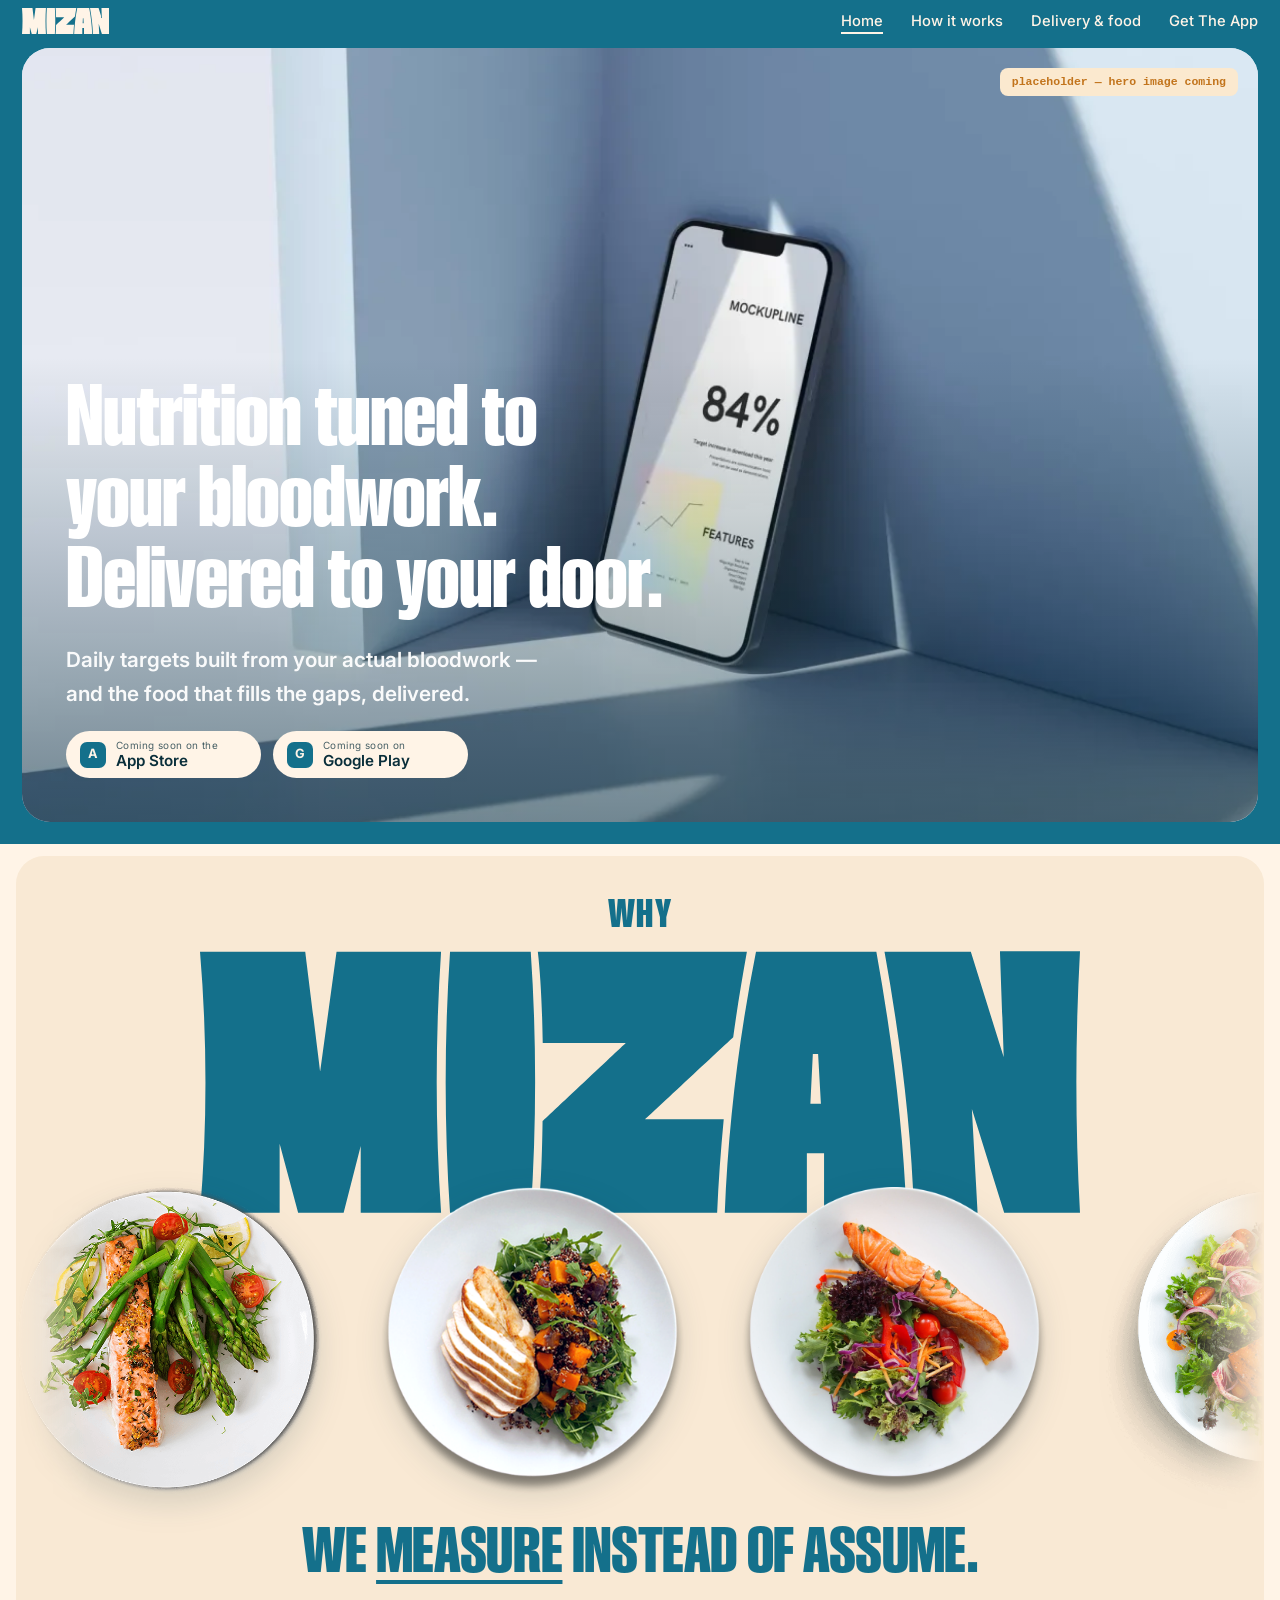
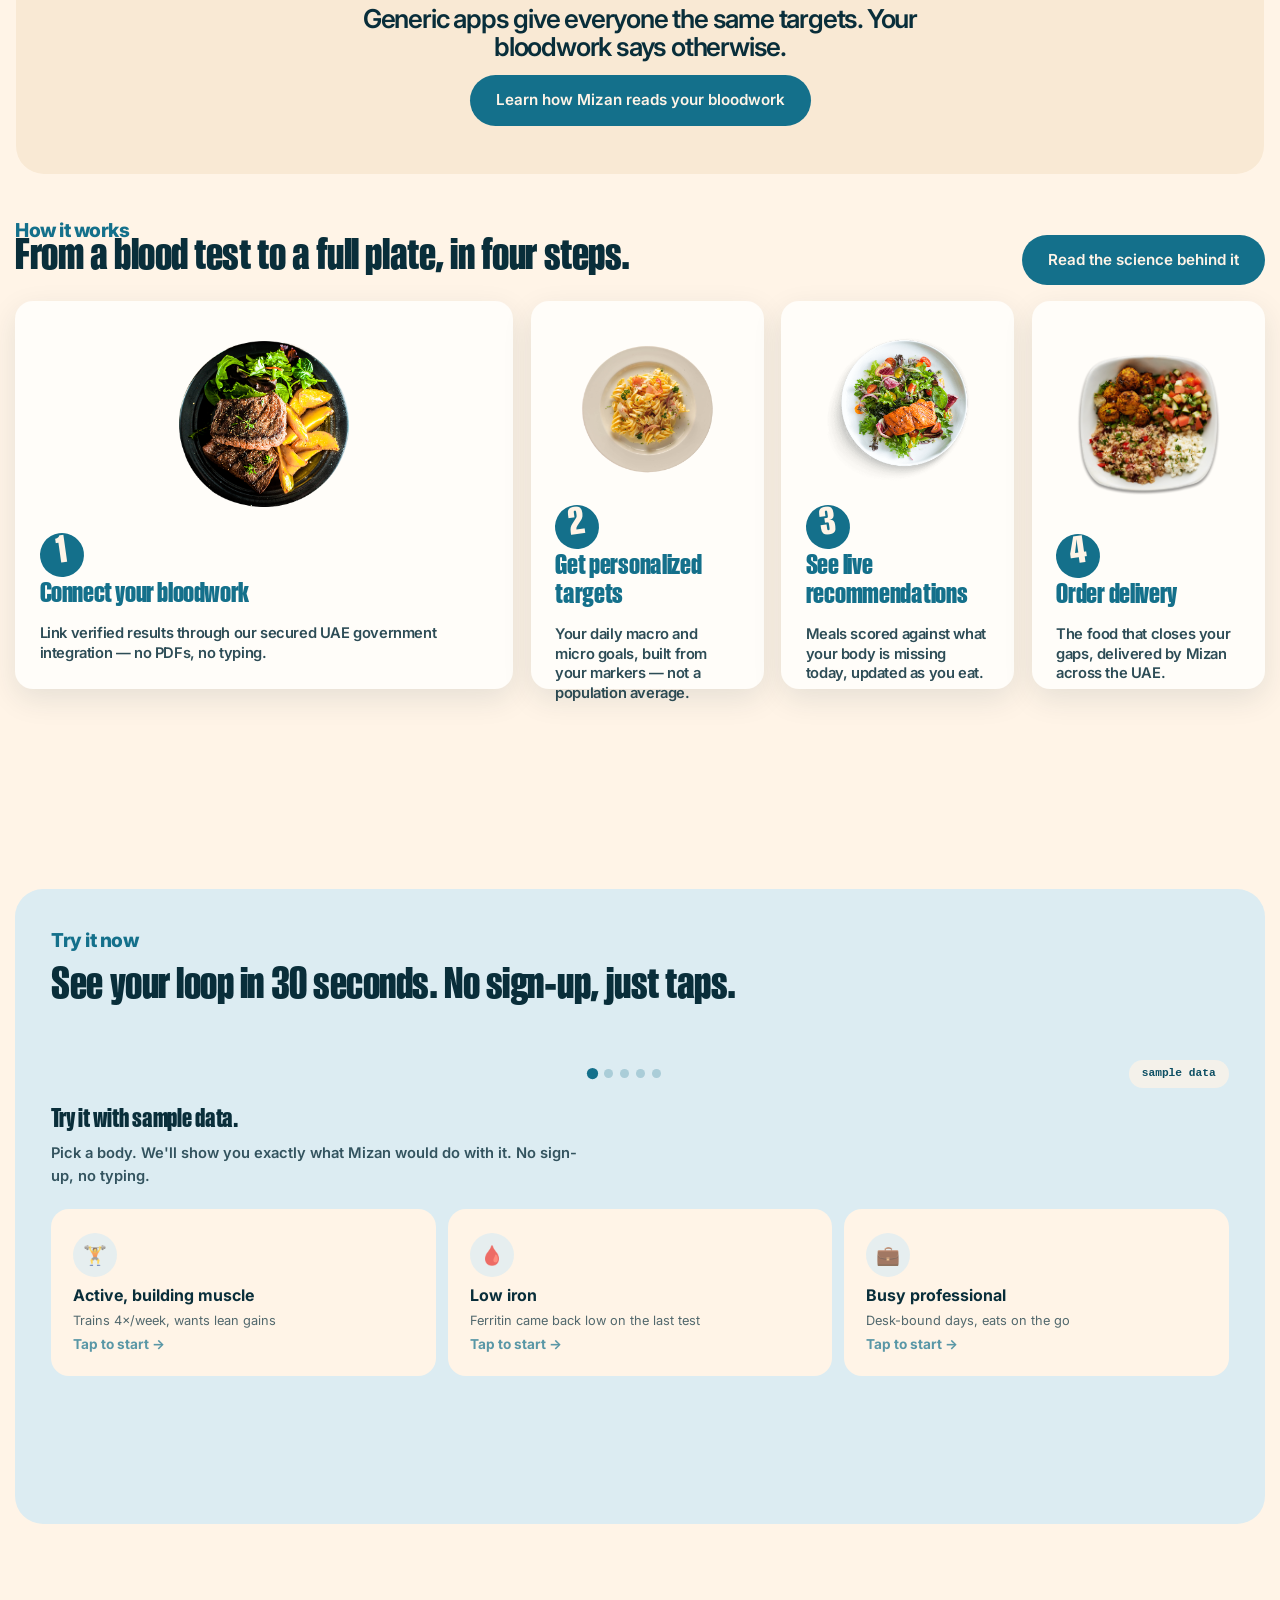
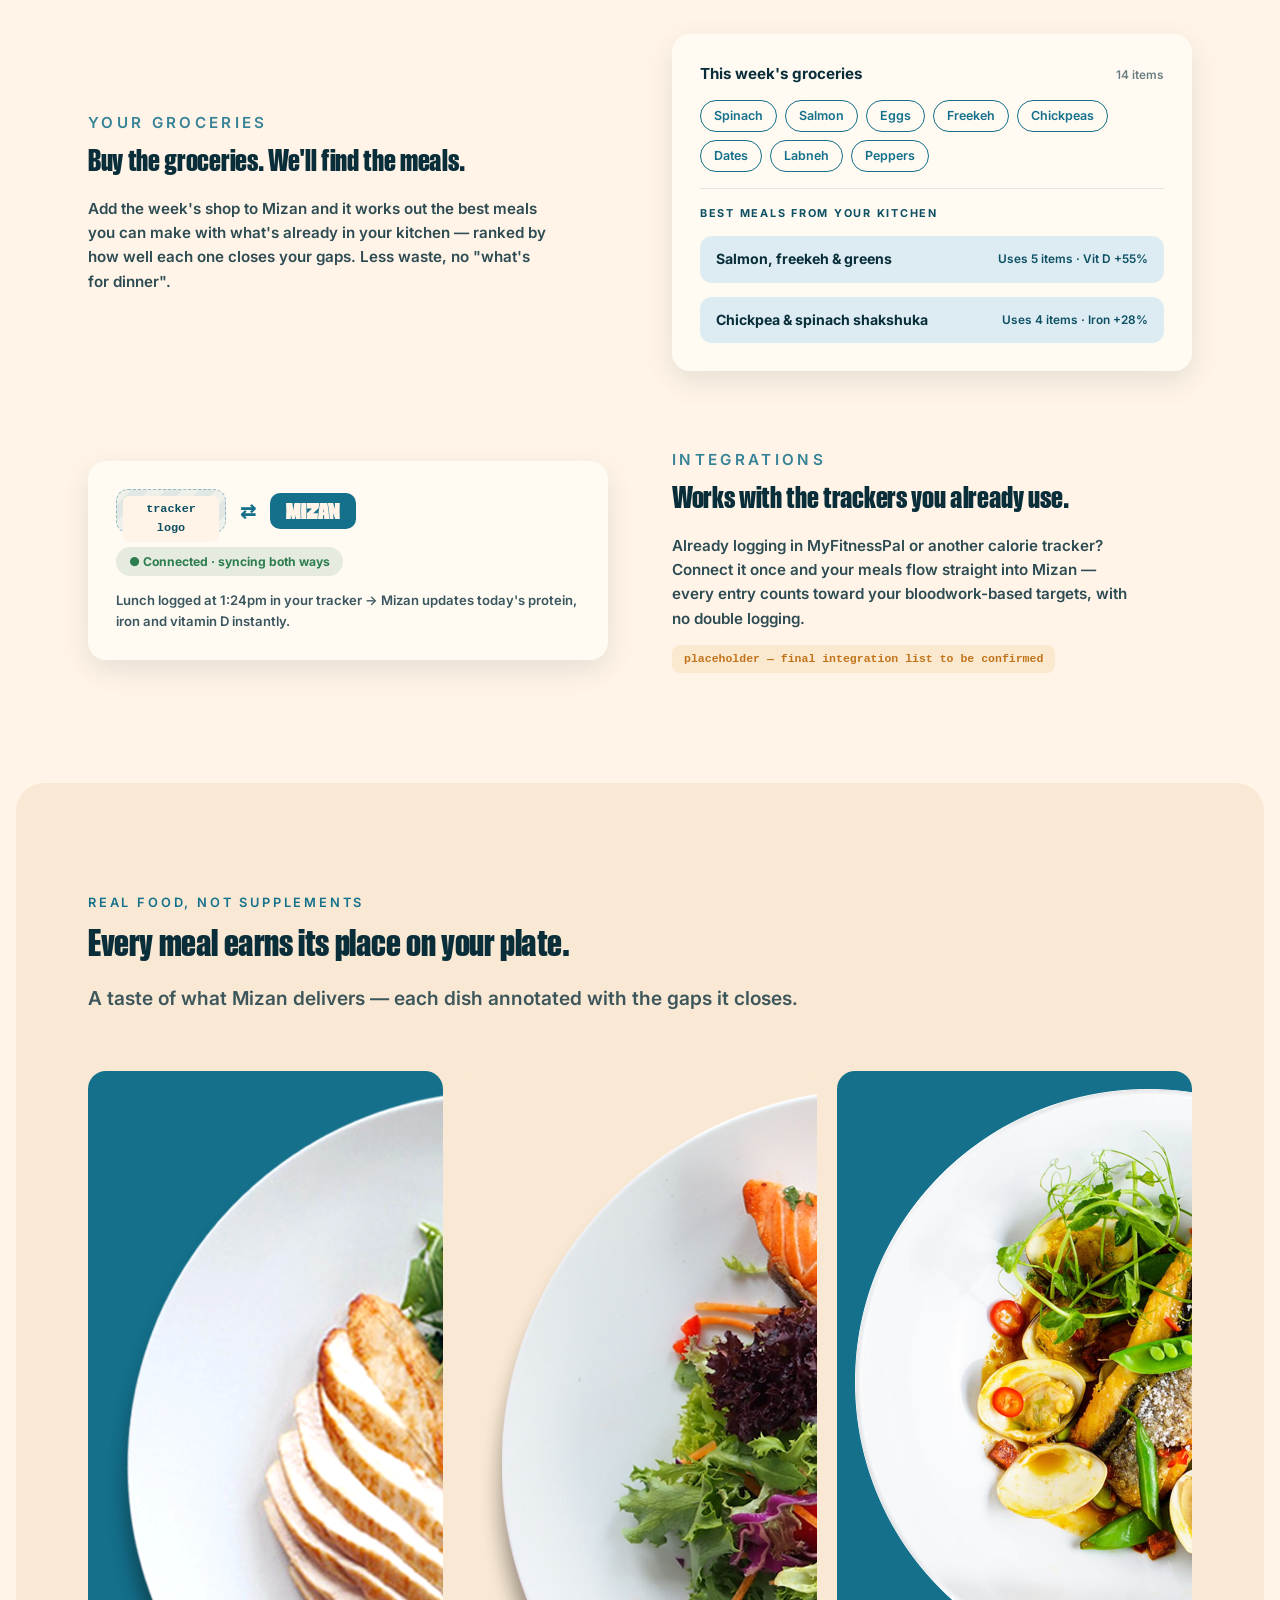
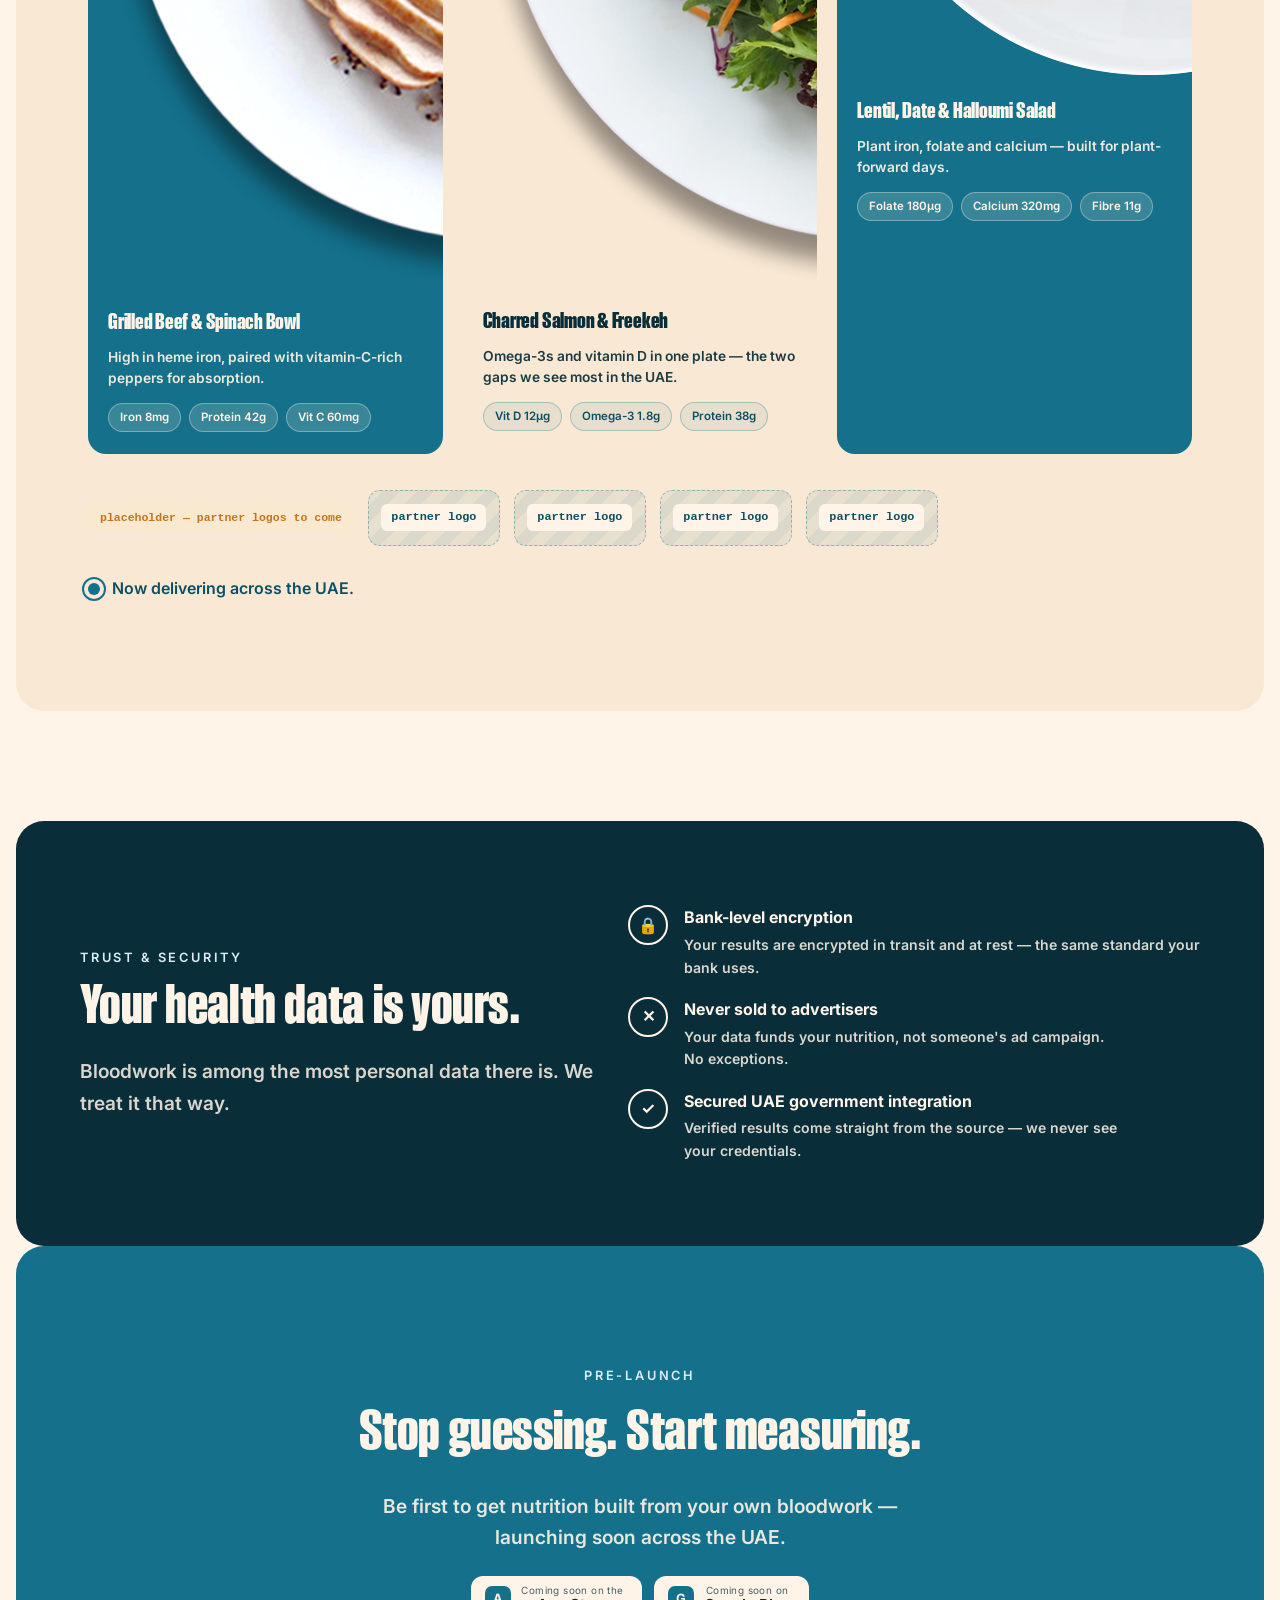
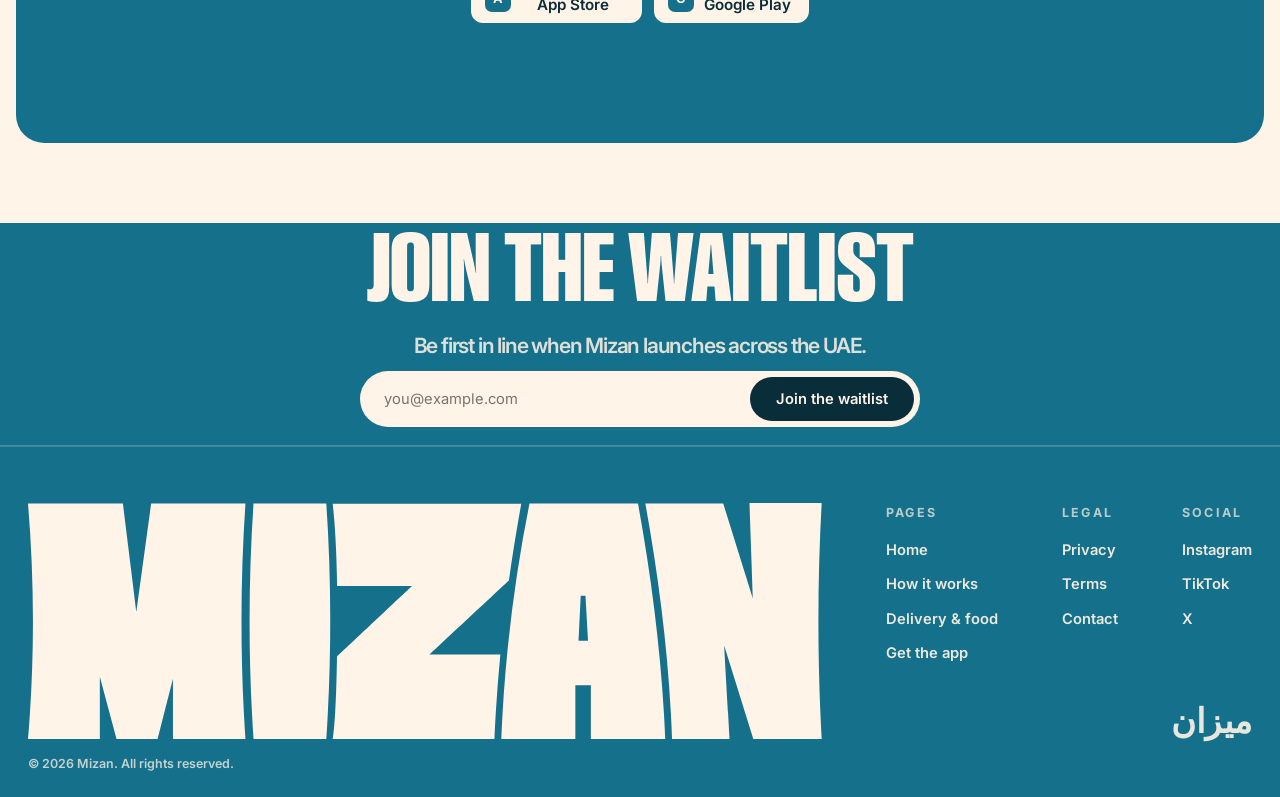
<file: index.html>
<!DOCTYPE html>
<html lang="en">
<head>
<meta charset="UTF-8">
<meta name="viewport" content="width=device-width, initial-scale=1.0">
<title>Mizan — Nutrition tuned to your bloodwork</title>
<link rel="preconnect" href="https://fonts.googleapis.com">
<link rel="preconnect" href="https://fonts.gstatic.com" crossorigin>
<link href="https://fonts.googleapis.com/css2?family=Inter:wght@400;500;600;700&display=swap" rel="stylesheet">
<link rel="stylesheet" href="assets/mizan.css">
<link rel="stylesheet" href="assets/demo.css">
<style>
/* ---------- Home-specific ---------- */

/* Edge-to-edge teal top: nav + hero share one background; logo/links align with the frame */
body { --page-inset: clamp(12px, 1.8vw, 22px); }
.nav { background: var(--teal); }
.nav.scrolled { box-shadow: 0 8px 24px rgba(9, 30, 40, 0.25); }
.nav-inner { max-width: none; padding-left: var(--page-inset); padding-right: var(--page-inset); }
.nav-logo { color: var(--cream); }
.nav-links a { color: var(--cream); }
.nav-links a::after { background: var(--cream); }
.nav-cta { background: var(--cream); color: var(--teal-deep); }
.nav-cta:hover { background: var(--cream-card); }
.nav-burger span { background: var(--cream); }
.nav-drawer { background: var(--teal); }
.nav-drawer a { color: var(--cream); border-bottom-color: rgba(255, 244, 231, 0.2); }

/* Hero — teal to the edges, rounded image frame inset in the middle, copy over it */
.hero-band {
  background: var(--teal);
  padding: 6px var(--page-inset) var(--page-inset);
}
.hero-frame {
  position: relative;
  border-radius: var(--rad-lg);
  overflow: hidden;
  background: var(--teal-soft);
  min-height: clamp(540px, 86vh, 840px);
  display: flex;
  align-items: flex-end;
  padding: clamp(20px, 3.5vw, 44px);
}
.hero-frame::after {
  content: "";
  position: absolute;
  inset: 0;
  background: linear-gradient(to top, rgba(9, 46, 58, 0.55), rgba(9, 46, 58, 0) 60%);
  pointer-events: none;
  z-index: 1;
}
.hero-bg { position: absolute; inset: 0; }
.hero-bg img { display: block; width: 100%; height: 100%; object-fit: cover; }
.hero-bg-note { position: absolute; top: 20px; right: 20px; pointer-events: none; z-index: 2; }
.hero-copy { position: relative; z-index: 2; display: grid; gap: 12px; justify-items: start; max-width: 600px; }
.hero-copy .h-hero {
  color: #fff;
  font-size: clamp(1.8rem, 3.6vw, 2.9rem);
  line-height: 1.02;
  max-width: 21ch;
}
.hero-copy .lede { max-width: 560px; font-size: clamp(1.05rem, 2vw, 1.3rem); opacity: 0.95; color: #fff; }
.hero-ctas { display: grid; gap: 10px; justify-items: start; margin-top: 8px; }

/* Why band — Plately-style: WHY + big logo centered, plate marquee overlapping, copy below */
.why-band { overflow: hidden; padding-top: clamp(24px, 3.5vw, 44px); padding-bottom: clamp(40px, 6vw, 72px); }
.why-mast { display: grid; justify-items: center; gap: clamp(6px, 1.2vw, 14px); padding: 0 24px; text-align: center; }
.why-mast .why-word {
  font-family: var(--display);
  font-weight: 700;
  color: var(--teal);
  font-size: clamp(1.5rem, 3.2vw, 2.6rem);
  line-height: 1;
  letter-spacing: 0.32em;
  text-transform: uppercase;
  margin: 0;
}
.why-mast .why-logo { display: block; color: var(--teal); }
.why-mast .why-logo svg { display: block; width: min(880px, 78vw); height: auto; }

.plate-marquee {
  position: relative;
  z-index: 2;
  margin-top: calc(clamp(42px, 4vw, 56px) * -1);
  padding: 24px 0 48px;
  -webkit-mask-image: linear-gradient(to right, transparent, #000 6%, #000 94%, transparent);
  mask-image: linear-gradient(to right, transparent, #000 6%, #000 94%, transparent);
}
.plate-track { display: flex; width: max-content; }
.plate-track img {
  height: clamp(170px, 24vw, 320px);
  width: auto;
  flex: none;
  margin-right: clamp(28px, 4.5vw, 64px);
  filter: drop-shadow(0 12px 16px rgba(9, 46, 58, 0.15));
}
@media (prefers-reduced-motion: no-preference) {
  .plate-track { animation: plates-scroll 55s linear infinite; }
  @keyframes plates-scroll { to { transform: translateX(-50%); } }
}

.why-below {
  display: grid;
  justify-items: center;
  gap: 16px;
  text-align: center;
  padding: 0 24px;
  margin-top: clamp(12px, 2.5vw, 24px);
}
.why-below .why-display { color: var(--teal); font-size: clamp(1.7rem, 3.6vw, 2.6rem); line-height: 1.02; max-width: 18ch; }
.why-below .lede { max-width: 560px; }

/* Steps */
.steps-bleed { padding: 0 clamp(12px, 1.2vw, 22px); }
.steps { display: grid; gap: clamp(14px, 1.4vw, 22px); }
@media (min-width: 760px) { .steps { grid-template-columns: repeat(4, 1fr); } }
.step {
  background: #fffdf9;
  border-radius: var(--rad-md);
  padding: clamp(24px, 2vw, 36px) clamp(22px, 1.9vw, 34px) clamp(28px, 2.3vw, 40px);
  min-height: clamp(380px, 30vw, 520px);
  display: grid;
  grid-template-rows: 1fr auto auto auto;
  gap: 12px;
  justify-items: start;
  text-align: left;
  position: relative;
  box-shadow: var(--shadow-card);
  transition: transform 0.25s ease;
}
.step:hover { transform: translateY(-4px); }
.step-art {
  place-self: center;
  width: min(78%, 240px);
  height: clamp(160px, 13vw, 230px);
  display: block;
  object-fit: contain;
}
.step-tag {
  width: clamp(44px, 3.2vw, 56px);
  height: clamp(44px, 3.2vw, 56px);
  border-radius: 50%;
  background: var(--teal);
  color: var(--cream);
  display: grid;
  place-items: center;
  font-family: var(--display);
  font-weight: 700;
  font-size: clamp(2.4rem, 3.1vw, 3.1rem);
  line-height: 0;
  rotate: -8deg;
  margin-bottom: -7px;
}
.step h3 {
  font-family: var(--display);
  font-weight: 700;
  font-size: clamp(1.8rem, 2.3vw, 2.625rem);
  line-height: 1;
  color: var(--teal);
}
.step p { font-size: clamp(0.92rem, 1vw, 1.05rem); opacity: 0.85; line-height: 1.35; letter-spacing: -0.4px; }

/* Delivery showcase */
.partners { display: flex; flex-wrap: wrap; gap: 14px; align-items: center; margin-top: 36px; }
.partners .ph { width: 132px; height: 56px; padding: 8px; }
.coverage-line { display: flex; align-items: center; gap: 12px; margin-top: 30px; font-weight: 600; color: var(--teal-deep); }
.coverage-line .pulse-dot { width: 12px; height: 12px; border-radius: 50%; background: var(--teal); position: relative; flex: none; }
@media (prefers-reduced-motion: no-preference) {
  .coverage-line .pulse-dot::after {
    content: ""; position: absolute; inset: -6px; border-radius: 50%;
    border: 2px solid var(--teal); animation: pulse 2s ease-out infinite;
  }
  @keyframes pulse { from { transform: scale(0.5); opacity: 1; } to { transform: scale(1.4); opacity: 0; } }
}

/* Trust band */
.trust-grid { display: grid; gap: 28px; padding: clamp(48px, 7vw, 84px) clamp(24px, 5vw, 72px); }
.trust-head { display: grid; gap: 14px; max-width: 520px; }
.trust-points { display: grid; gap: 18px; }
.trust-point { display: grid; grid-template-columns: 40px 1fr; gap: 16px; align-items: start; }
.trust-point .tp-mark {
  width: 40px; height: 40px; border-radius: 50%;
  border: 2px solid var(--cream);
  display: grid; place-items: center;
  font-weight: 700;
  flex: none;
}
.trust-point strong { display: block; font-size: 1rem; margin-bottom: 3px; }
.trust-point p { font-size: 0.88rem; opacity: 0.85; }
@media (min-width: 900px) {
  .trust-grid { grid-template-columns: 1fr 1.1fr; align-items: center; }
}

/* Feature rows — groceries + integrations */
.feat-row { display: grid; gap: 28px; align-items: center; }
.feat-row + .feat-row { margin-top: clamp(40px, 6vw, 80px); }
@media (min-width: 900px) {
  .feat-row { grid-template-columns: 1fr 1fr; gap: clamp(32px, 5vw, 72px); }
  .feat-row.flip .feat-art { order: -1; }
}
.feat-copy { display: grid; gap: 14px; justify-items: start; }
.feat-copy h3 { font-size: clamp(1.4rem, 3vw, 2rem); }
.feat-copy p { font-size: 0.95rem; opacity: 0.85; max-width: 460px; }
.feat-card {
  background: var(--cream-card);
  border-radius: var(--rad-md);
  box-shadow: var(--shadow-card);
  padding: clamp(20px, 3vw, 28px);
  display: grid;
  gap: 14px;
}
.feat-card .fc-head { display: flex; justify-content: space-between; align-items: baseline; gap: 12px; }
.feat-card .fc-head strong { font-size: 0.95rem; }
.feat-card .fc-head span { font-size: 0.74rem; opacity: 0.6; }
.gro-chips { display: flex; flex-wrap: wrap; gap: 8px; }
.gro-chips .chip { font-size: 0.78rem; padding: 5px 13px; }
.feat-card hr { border: none; border-top: 1.5px solid rgba(9, 46, 58, 0.1); margin: 2px 0; }
.fc-label { font-size: 0.68rem; font-weight: 700; letter-spacing: 0.16em; text-transform: uppercase; color: var(--teal-deep); }
.gro-meal {
  display: flex;
  justify-content: space-between;
  align-items: center;
  gap: 12px;
  background: var(--teal-soft);
  border-radius: var(--rad-sm);
  padding: 12px 16px;
}
.gro-meal strong { font-size: 0.88rem; }
.gro-meal span { font-size: 0.74rem; font-weight: 600; color: var(--teal-deep); white-space: nowrap; }
.sync-row { display: flex; align-items: center; gap: 14px; }
.sync-row .ph { width: 110px; height: 44px; padding: 6px; flex: none; }
.sync-row .sync-arrow { font-weight: 700; color: var(--teal); font-size: 1.2rem; flex: none; }
.sync-row .sync-mizan {
  flex: none;
  display: inline-flex;
  align-items: center;
  background: var(--teal);
  color: var(--cream);
  border-radius: 10px;
  padding: 10px 16px;
}
.sync-row .sync-mizan svg { height: 16px; width: auto; display: block; }
.sync-note { font-size: 0.82rem; opacity: 0.8; }
.sync-badge {
  display: inline-flex;
  align-items: center;
  gap: 7px;
  background: rgba(46, 125, 79, 0.12);
  color: var(--green);
  font-size: 0.76rem;
  font-weight: 700;
  border-radius: 999px;
  padding: 5px 13px;
  width: fit-content;
}

/* Pricing */
.tiers { display: grid; gap: 18px; margin-bottom: 48px; }
@media (min-width: 800px) { .tiers { grid-template-columns: repeat(3, 1fr); } }
.tier {
  background: var(--cream-card);
  border: 1.5px solid rgba(9,46,58,0.1);
  border-radius: var(--rad-md);
  padding: 30px 26px;
  display: grid;
  gap: 14px;
  align-content: start;
  position: relative;
  transition: transform 0.25s ease, box-shadow 0.25s ease;
}
.tier:hover { transform: translateY(-4px); box-shadow: var(--shadow-card); }
.tier.featured { background: var(--teal); color: var(--cream); border-color: var(--teal); box-shadow: var(--shadow-pop); }
.tier .tier-name { font-family: var(--display); font-size: 1.1rem; }
.tier .tier-price { font-family: var(--display); font-size: 2rem; }
.tier .tier-price small { font-family: var(--body); font-size: 0.8rem; font-weight: 500; opacity: 0.7; }
.tier ul { list-style: none; margin: 0; padding: 0; display: grid; gap: 9px; font-size: 0.88rem; }
.tier ul li { display: flex; gap: 10px; align-items: baseline; }
.tier ul li::before { content: "•"; color: var(--teal); font-weight: 700; }
.tier.featured ul li::before { color: var(--cream); }
.tier-flag {
  position: absolute; top: -12px; right: 20px;
  background: var(--cream-tint); color: var(--teal-deep);
  font-size: 0.68rem; font-weight: 700; letter-spacing: 0.1em; text-transform: uppercase;
  border-radius: 999px; padding: 5px 12px;
}
</style>
</head>
<body data-screen-label="Home">

<header class="nav">
  <div class="wrap nav-inner">
    <a class="nav-logo" href="index.html" aria-label="Mizan home" data-logo></a>
    <ul class="nav-links">
      <li><a href="index.html" aria-current="page">Home</a></li>
      <li><a href="How It Works.html">How it works</a></li>
      <li><a href="Delivery and Food.html">Delivery &amp; food</a></li>
      <li><a href="#download">Get The App</a></li>
    </ul>
    <button class="nav-burger" aria-label="Menu" aria-expanded="false"><span></span><span></span><span></span></button>
  </div>
  <nav class="nav-drawer">
    <a href="index.html">Home</a>
    <a href="How It Works.html">How it works</a>
    <a href="Delivery and Food.html">Delivery &amp; food</a>
    <a href="#download">Get the app</a>
  </nav>
</header>

<main>

<!-- ============ HERO ============ -->
<section class="hero-band" data-screen-label="Hero">
  <div class="hero-frame">
    <div class="hero-bg">
      <img id="hero-bg" src="assets/hero-bg.webp" alt="Fresh, nutrient-dense meal — Mizan hero">
      <span class="placeholder-note hero-bg-note">placeholder — hero image coming</span>
    </div>
    <div class="hero-copy">
      <h1 class="h-hero" style="font-size: 90px; letter-spacing: -1px; line-height: 0.9; width: 613px">Nutrition tuned to your bloodwork. 
Delivered to your door.</h1>
      <p class="lede" style="width: 508px">Daily targets built from your actual bloodwork — and the food that fills the gaps, delivered.</p>
      <div class="hero-ctas">
        <div class="badges">
          <a class="badge-store on-teal" href="#download" style="border-radius: 230px; width: 195px"><span class="glyph">A</span><span><small>Coming soon on the</small><strong>App Store</strong></span></a>
          <a class="badge-store on-teal" href="#download" style="border-radius: 250px; width: 195px"><span class="glyph">G</span><span><small>Coming soon on</small><strong>Google Play</strong></span></a>
        </div>
      </div>
    </div>
  </div>
</section>

<!-- ============ THE WHY ============ -->
<section class="section band tint why-band" style="padding-left: 0; padding-right: 0; margin-top: 12px; height: 918px" data-screen-label="The why">
  <div class="why-mast rv">
    <p class="why-word" style="letter-spacing: 1.1px; height: 36px; padding: 0px">Why</p>
    <span class="why-logo" aria-label="Mizan">
      <svg xmlns="http://www.w3.org/2000/svg" viewBox="0 0 977.12 290.55" fill="currentColor" role="img" aria-hidden="true" style="height: 264px;">
        <path d="M0,.76h116.86s16.58,132.66,16.58,132.66L151.61.76h116.07c-6.48,96.6-6.48,193.19,0,289.79h-89.23s0-74.22,0-74.22l-18.95,74.22h-50.54l-20.53-76.59v76.59H0C8.09,194.16,8.09,97.56,0,.76Z"></path>
        <path d="M367.25.76h-89.62c-6.48,96.8-6.48,193.4,0,289.79h89.62c6.48-98.35,6.48-194.94,0-289.79Z"></path>
        <path d="M574.22,290.55c1.45-34.16,3.97-68.86,7.31-103.97h-87.22s97.74-91.1,97.74-91.1c4.1-29.96,9.25-61.67,15.2-94.71h-232.14c2.85,25.07,4.74,58.2,5.44,101.3h92.21s-92.38,86.91-92.38,86.91c-.65,44.16-2.17,80.85-5.27,101.58h199.11Z"></path>
        <path d="M784.49,290.55c-3.81-94.35-15.59-191.13-33.5-289.79h-133.63c-19.25,96.66-30.82,193.26-34.67,289.79h91.16v-66.12h19.09v66.12h91.55ZM677.74,169.56l2.73-55.35h5.85l3.12,55.35h-11.69Z" style="opacity: 1"></path>
        <path d="M760.04.76c17.34,96.14,29.52,192.74,32.83,289.79h70.83s-6.63-115.16-6.63-115.16l35.86,115.16h84.19C971.74,193.45,971.74,97.11,977.12,0h-88.87s4.29,118.16,4.29,118.16L855.9.76h-95.86Z"></path>
      </svg>
    </span>
  </div>
  <div class="plate-marquee rv rv-d1" aria-hidden="true">
    <div class="plate-track">
      <img src="uploads/139178-food-plate-diet-free-transparent-image-hd.png" alt="">
      <img src="uploads/139184-food-plate-healthy-free-photo.png" alt="">
      <img src="uploads/139180-food-plate-fish-download-hd.png" alt="">
      <img src="uploads/139206-food-plate-top-snack-view.png" alt="">
      <img src="uploads/139065-food-plate-fish-free-download-png-hq.png" alt="">
      <img src="uploads/139192-food-plate-top-cake-view.png" alt="">
      <img src="uploads/139178-food-plate-diet-free-transparent-image-hd.png" alt="">
      <img src="uploads/139184-food-plate-healthy-free-photo.png" alt="">
      <img src="uploads/139180-food-plate-fish-download-hd.png" alt="">
      <img src="uploads/139206-food-plate-top-snack-view.png" alt="">
      <img src="uploads/139065-food-plate-fish-free-download-png-hq.png" alt="">
      <img src="uploads/139192-food-plate-top-cake-view.png" alt="">
    </div>
  </div>
  <div class="why-below rv rv-d2" style="margin: -16px 0px 0px">
    <h2 class="why-display" style="text-transform: uppercase; font-weight: 700; white-space: nowrap; max-width: none; font-size: 66px">We <span style="text-decoration: underline; text-underline-offset: 0.12em; text-decoration-thickness: 0.06em;">measure</span> instead of assume.</h2>
    <p class="lede" style="letter-spacing: -1.2px; width: 643px; line-height: 1.05; height: 54px; padding: 0px; margin: -4px 0px 0px; font-size: 26px">Generic apps give everyone the same targets.
Your bloodwork says otherwise.</p>
    <a class="btn-ghost" href="How It Works.html">Learn how Mizan reads your bloodwork</a>
  </div>
</section>

<!-- ============ HOW IT WORKS ============ -->
<section class="section" style="padding-top: clamp(48px, 6vw, 90px); height: 715px; padding: 40px 0px 92px" data-screen-label="How it works">
  <div class="steps-bleed">
    <div class="section-head rv" style="max-width: none; margin-bottom: 16px; display: flex; justify-content: space-between; align-items: flex-end; gap: 24px; flex-wrap: wrap;">
      <div style="display: grid; gap: 10px;">
        <p class="kicker" style="font-size: 1.2rem; height: 13px; letter-spacing: -0.5px; font-weight: 800; padding: 1px 0px 0px; text-transform: none;">How it works</p>
        <h2 class="h-sect" style="font-size: clamp(2.2rem, 3.6vw, 3.4rem);">From a blood test to a full plate, in four steps.</h2>
      </div>
      <a class="btn-ghost" href="How It Works.html">Read the science behind it</a>
    </div>
  </div>
  <div class="steps-bleed">
    <div class="steps">
      <div class="step rv">
        <img id="step-art-1" class="step-art" src="uploads/139203-food-plate-top-nutrition-view.png" alt="Bloodwork-linked nutrition plate">
        <span class="step-tag">1</span>
        <h3 style="letter-spacing: -0.4px;">Connect your bloodwork</h3>
        <p style="width: 449px; height: 36px">Link verified results through our secured UAE government integration — no PDFs, no typing.</p>
      </div>
      <div class="step rv rv-d1">
        <img id="step-art-2" class="step-art" src="uploads/139204-food-plate-top-pasta-view.png" alt="Personalized macro targets plate">
        <span class="step-tag">2</span>
        <h3>Get personalized targets</h3>
        <p style="height: 35px">Your daily macro and micro goals, built from your markers — not a population average.</p>
      </div>
      <div class="step rv rv-d2">
        <img id="step-art-3" class="step-art" src="uploads/139206-food-plate-top-snack-view.png" alt="Live meal recommendations plate">
        <span class="step-tag">3</span>
        <h3>See live recommendations</h3>
        <p style="height: 35px">Meals scored against what your body is missing today, updated as you eat.</p>
      </div>
      <div class="step rv rv-d3">
        <img id="step-art-4" class="step-art" src="uploads/139210-food-plate-white-png-image-high-quality.png" alt="Delivered meal plate">
        <span class="step-tag">4</span>
        <h3>Order delivery</h3>
        <p style="height: 35px">The food that closes your gaps, delivered by Mizan across the UAE.</p>
      </div>
    </div>
  </div>
</section>

<!-- ============ INTERACTIVE DEMO ============ -->
<section class="section" id="demo" style="padding-top: 0;" data-screen-label="Interactive demo">
  <div class="steps-bleed">
    <div id="demo-root" class="rv"></div>
  </div>
</section>

<!-- ============ GROCERIES + INTEGRATIONS ============ -->
<section class="section" style="padding-top: 0;" data-screen-label="Groceries and integrations">
  <div class="wrap">
    <div class="feat-row">
      <div class="feat-copy rv">
        <p class="kicker">Your groceries</p>
        <h3>Buy the groceries. We'll find the meals.</h3>
        <p>Add the week's shop to Mizan and it works out the best meals you can make with what's already in your kitchen — ranked by how well each one closes your gaps. Less waste, no "what's for dinner".</p>
      </div>
      <div class="feat-art rv rv-d1">
        <div class="feat-card">
          <div class="fc-head"><strong>This week's groceries</strong><span>14 items</span></div>
          <div class="gro-chips">
            <span class="chip">Spinach</span>
            <span class="chip">Salmon</span>
            <span class="chip">Eggs</span>
            <span class="chip">Freekeh</span>
            <span class="chip">Chickpeas</span>
            <span class="chip">Dates</span>
            <span class="chip">Labneh</span>
            <span class="chip">Peppers</span>
          </div>
          <hr>
          <span class="fc-label">Best meals from your kitchen</span>
          <div class="gro-meal"><strong>Salmon, freekeh &amp; greens</strong><span>Uses 5 items · Vit D +55%</span></div>
          <div class="gro-meal"><strong>Chickpea &amp; spinach shakshuka</strong><span>Uses 4 items · Iron +28%</span></div>
        </div>
      </div>
    </div>
    <div class="feat-row flip">
      <div class="feat-copy rv">
        <p class="kicker">Integrations</p>
        <h3>Works with the trackers you already use.</h3>
        <p>Already logging in MyFitnessPal or another calorie tracker? Connect it once and your meals flow straight into Mizan — every entry counts toward your bloodwork-based targets, with no double logging.</p>
        <span class="placeholder-note">placeholder — final integration list to be confirmed</span>
      </div>
      <div class="feat-art rv rv-d1">
        <div class="feat-card">
          <div class="sync-row">
            <div class="ph"><code>tracker logo</code></div>
            <span class="sync-arrow">⇄</span>
            <span class="sync-mizan" data-logo></span>
          </div>
          <span class="sync-badge">● Connected · syncing both ways</span>
          <p class="sync-note">Lunch logged at 1:24pm in your tracker → Mizan updates today's protein, iron and vitamin D instantly.</p>
        </div>
      </div>
    </div>
  </div>
</section>

<!-- ============ DELIVERY SHOWCASE ============ -->
<section class="section band tint" style="padding-left: 0; padding-right: 0;" data-screen-label="Delivery showcase">
  <div class="wrap">
    <div class="section-head rv">
      <p class="kicker">Real food, not supplements</p>
      <h2 class="h-sect">Every meal earns its place on your plate.</h2>
      <p class="lede muted">A taste of what Mizan delivers — each dish annotated with the gaps it closes.</p>
    </div>
    <div class="grid-3">
      <article class="meal-card rv">
        <div class="meal-art"><img id="home-meal-1" src="uploads/139184-food-plate-healthy-free-photo.png" alt="Grilled beef and spinach bowl"></div>
        <div class="meal-body">
          <h3 class="h-card">Grilled Beef &amp; Spinach Bowl</h3>
          <p>High in heme iron, paired with vitamin-C-rich peppers for absorption.</p>
          <div class="meal-tags"><span class="meal-tag">Iron 8mg</span><span class="meal-tag">Protein 42g</span><span class="meal-tag">Vit C 60mg</span></div>
        </div>
      </article>
      <article class="meal-card alt rv rv-d1">
        <div class="meal-art"><img id="home-meal-2" src="uploads/139180-food-plate-fish-download-hd.png" alt="Charred salmon and freekeh plate"></div>
        <div class="meal-body">
          <h3 class="h-card">Charred Salmon &amp; Freekeh</h3>
          <p>Omega-3s and vitamin D in one plate — the two gaps we see most in the UAE.</p>
          <div class="meal-tags"><span class="meal-tag">Vit D 12µg</span><span class="meal-tag">Omega-3 1.8g</span><span class="meal-tag">Protein 38g</span></div>
        </div>
      </article>
      <article class="meal-card rv rv-d2">
        <div class="meal-art"><img id="home-meal-3" src="uploads/139399-food-nutrition-top-view-plate.png" alt="Lentil, date and halloumi salad"></div>
        <div class="meal-body">
          <h3 class="h-card">Lentil, Date &amp; Halloumi Salad</h3>
          <p>Plant iron, folate and calcium — built for plant-forward days.</p>
          <div class="meal-tags"><span class="meal-tag">Folate 180µg</span><span class="meal-tag">Calcium 320mg</span><span class="meal-tag">Fibre 11g</span></div>
        </div>
      </article>
    </div>
    <div class="partners rv">
      <span class="placeholder-note">placeholder — partner logos to come</span>
      <div class="ph"><code>partner logo</code></div>
      <div class="ph"><code>partner logo</code></div>
      <div class="ph"><code>partner logo</code></div>
      <div class="ph"><code>partner logo</code></div>
    </div>
    <div class="coverage-line rv"><span class="pulse-dot"></span>Now delivering across the UAE.</div>
  </div>
</section>

<!-- ============ TRUST & SECURITY ============ -->
<section class="section" style="padding-bottom: 0;" data-screen-label="Trust and security">
  <div class="band ink">
    <div class="trust-grid">
      <div class="trust-head rv">
        <p class="kicker" style="color: var(--teal-soft);">Trust &amp; security</p>
        <h2 class="h-band">Your health data is yours.</h2>
        <p class="lede" style="opacity: 0.85;">Bloodwork is among the most personal data there is. We treat it that way.</p>
      </div>
      <div class="trust-points">
        <div class="trust-point rv">
          <span class="tp-mark">🔒</span>
          <div><strong>Bank-level encryption</strong><p>Your results are encrypted in transit and at rest — the same standard your bank uses.</p></div>
        </div>
        <div class="trust-point rv rv-d1">
          <span class="tp-mark">✕</span>
          <div><strong>Never sold to advertisers</strong><p>Your data funds your nutrition, not someone's ad campaign. No exceptions.</p></div>
        </div>
        <div class="trust-point rv rv-d2">
          <span class="tp-mark">✓</span>
          <div><strong>Secured UAE government integration</strong><p>Verified results come straight from the source — we never see your credentials.</p></div>
        </div>
      </div>
    </div>
  </div>
</section>

<!-- ============ FINAL CTA ============ -->
<section class="band teal" id="download" data-screen-label="Download CTA">
  <div class="cta-final">
    <p class="kicker" style="color: var(--teal-soft);">Pre-launch</p>
    <h2 class="h-band" style="max-width: 720px;">Stop guessing. Start measuring.</h2>
    <p class="lede" style="opacity: 0.9; max-width: 520px;">Be first to get nutrition built from your own bloodwork — launching soon across the UAE.</p>
    <div class="badges">
      <a class="badge-store on-teal" href="#download"><span class="glyph">A</span><span><small>Coming soon on the</small><strong>App Store</strong></span></a>
      <a class="badge-store on-teal" href="#download"><span class="glyph">G</span><span><small>Coming soon on</small><strong>Google Play</strong></span></a>
    </div>
  </div>
</section>

</main>

<!-- ============ FOOTER ============ -->
<footer class="footer">
  <div class="wrap footer-waitlist">
    <div class="fw-copy">
      <h3 style="font-size: 100px; height: 94px; margin: -11px 0px 0px; width: 553px">JOIN THE WAITLIST</h3>
      <p style="letter-spacing: -1.2px; font-size: 21px; height: 24px">Be first in line when Mizan launches across the UAE.</p>
    </div>
    <form class="waitlist-form">
      <input type="email" placeholder="you@example.com" aria-label="Email" required>
      <button type="submit">Join the waitlist</button>
    </form>
  </div>
  <div class="wrap footer-main">
    <a class="footer-logo" href="index.html" aria-label="Mizan home" data-logo></a>
    <div class="footer-right">
    <div class="footer-cols">
      <div class="footer-col">
        <h4>Pages</h4>
        <ul>
          <li><a href="index.html">Home</a></li>
          <li><a href="How It Works.html">How it works</a></li>
          <li><a href="Delivery and Food.html">Delivery &amp; food</a></li>
          <li><a href="#download">Get the app</a></li>
        </ul>
      </div>
      <div class="footer-col">
        <h4>Legal</h4>
        <ul>
          <li><a href="#privacy">Privacy</a></li>
          <li><a href="#terms">Terms</a></li>
          <li><a href="#contact">Contact</a></li>
        </ul>
      </div>
      <div class="footer-col">
        <h4>Social</h4>
        <ul>
          <li><a href="#instagram">Instagram</a></li>
          <li><a href="#tiktok">TikTok</a></li>
          <li><a href="#x">X</a></li>
        </ul>
      </div>
    </div>
    <span class="footer-ar">ميزان</span>
    </div>
  </div>
  <div class="wrap footer-meta">
    <span style="height: 17px">© 2026 Mizan. All rights reserved.</span>
  </div>
</footer>

<script src="assets/image-slot.js"></script>
<script src="assets/shared.js"></script>
<script src="assets/demo.js"></script>
</body>
</html>
</file>
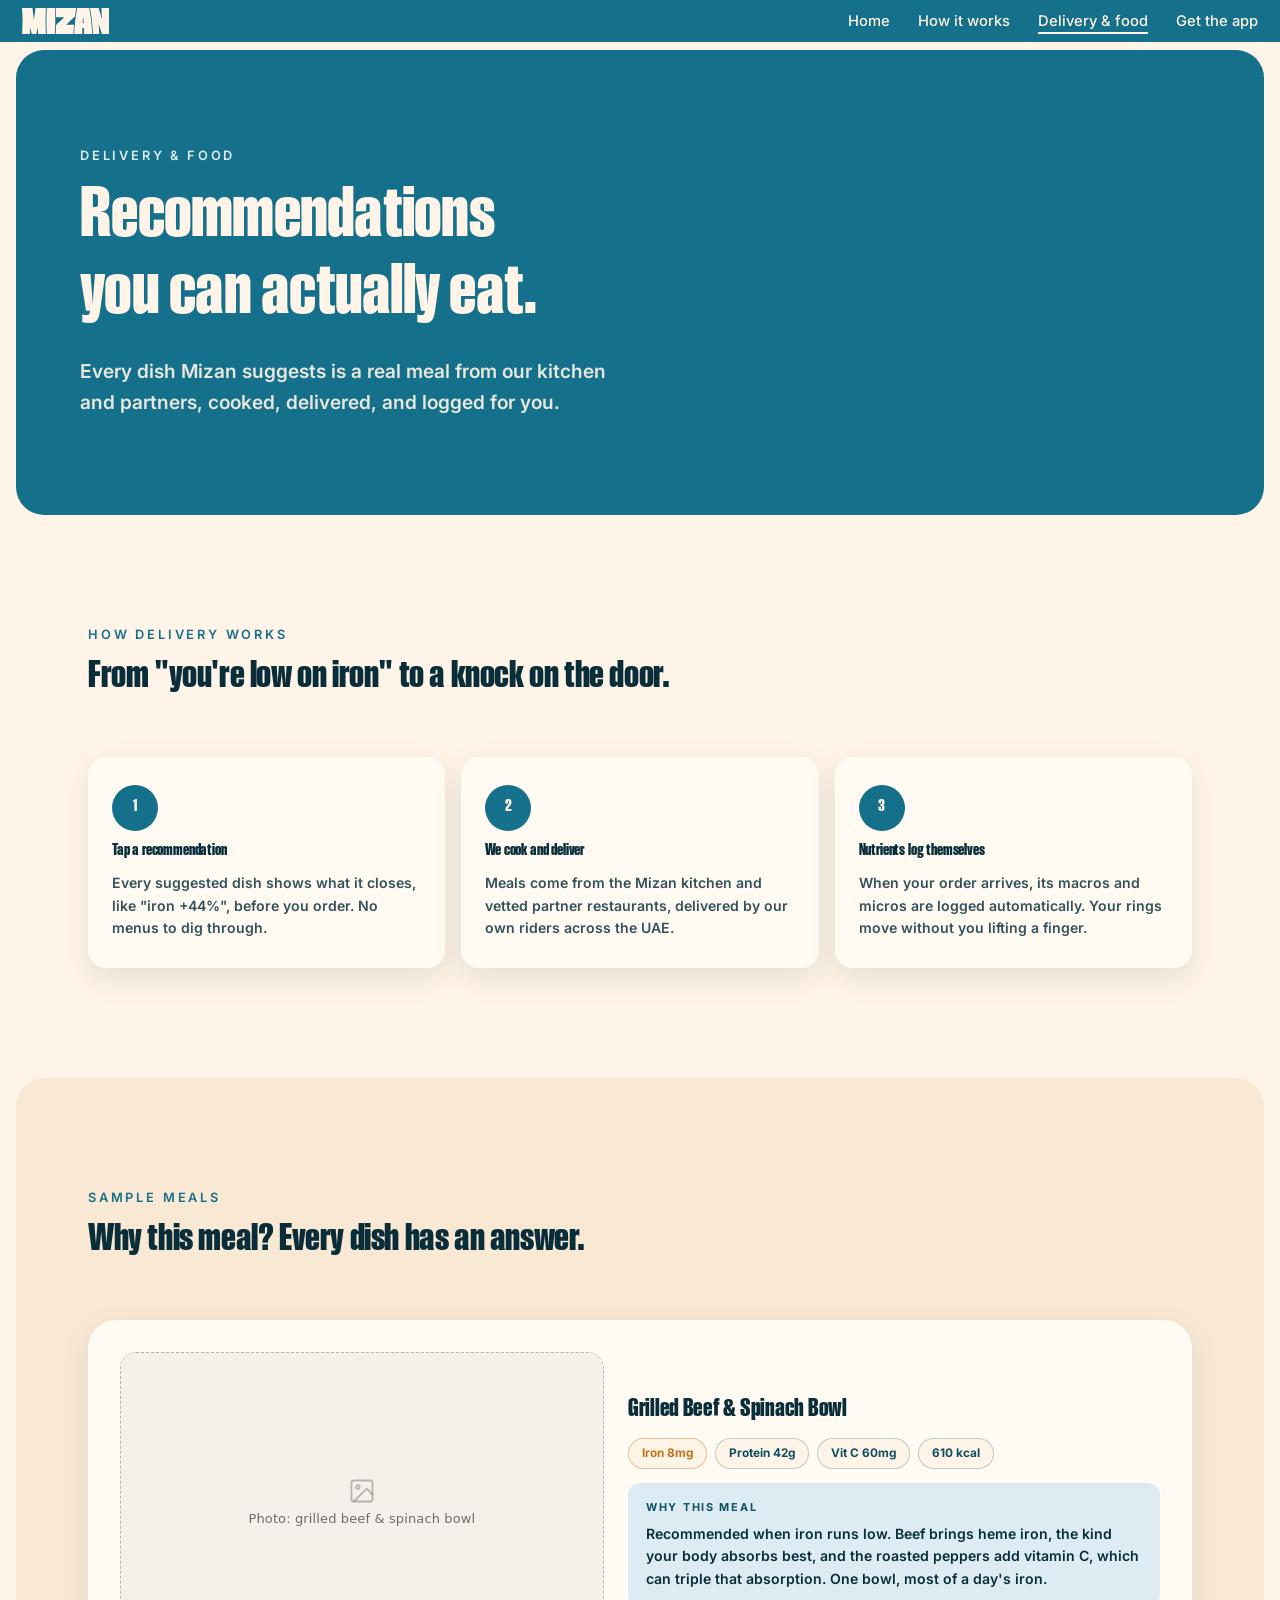
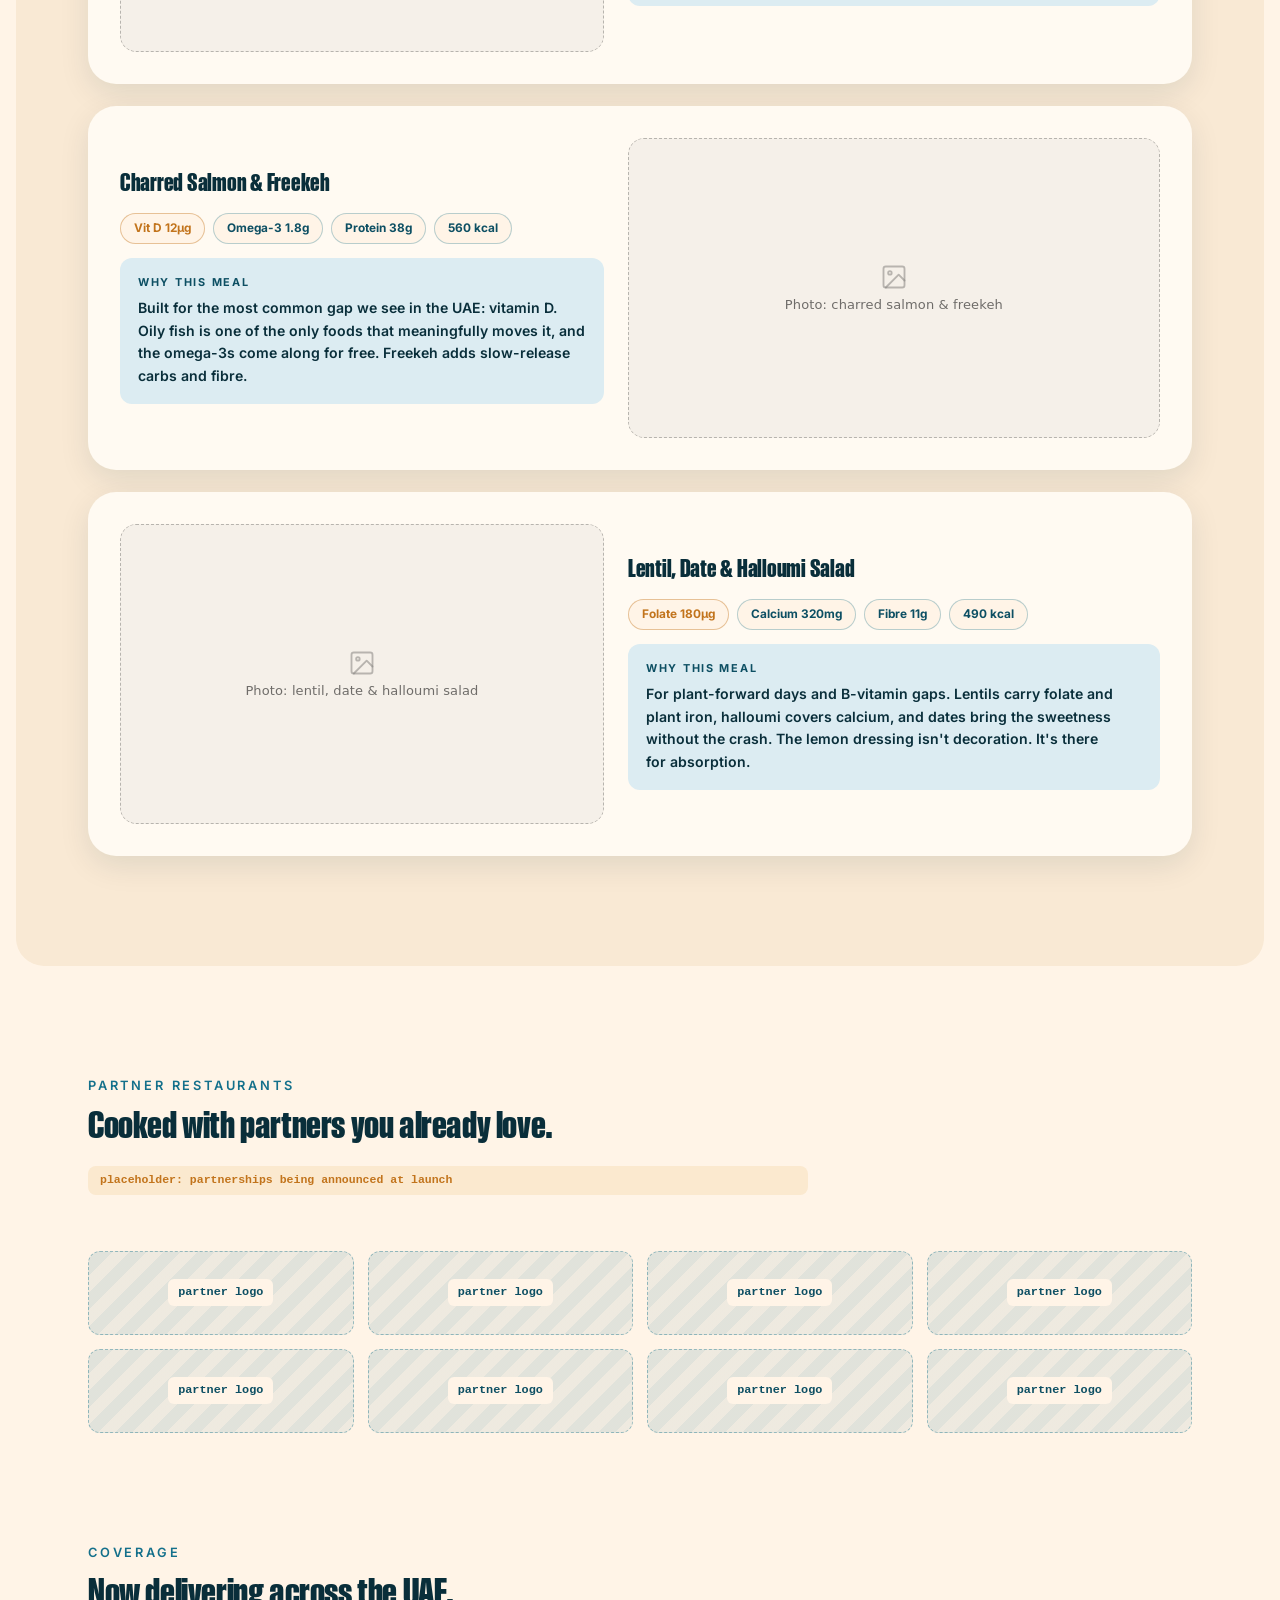
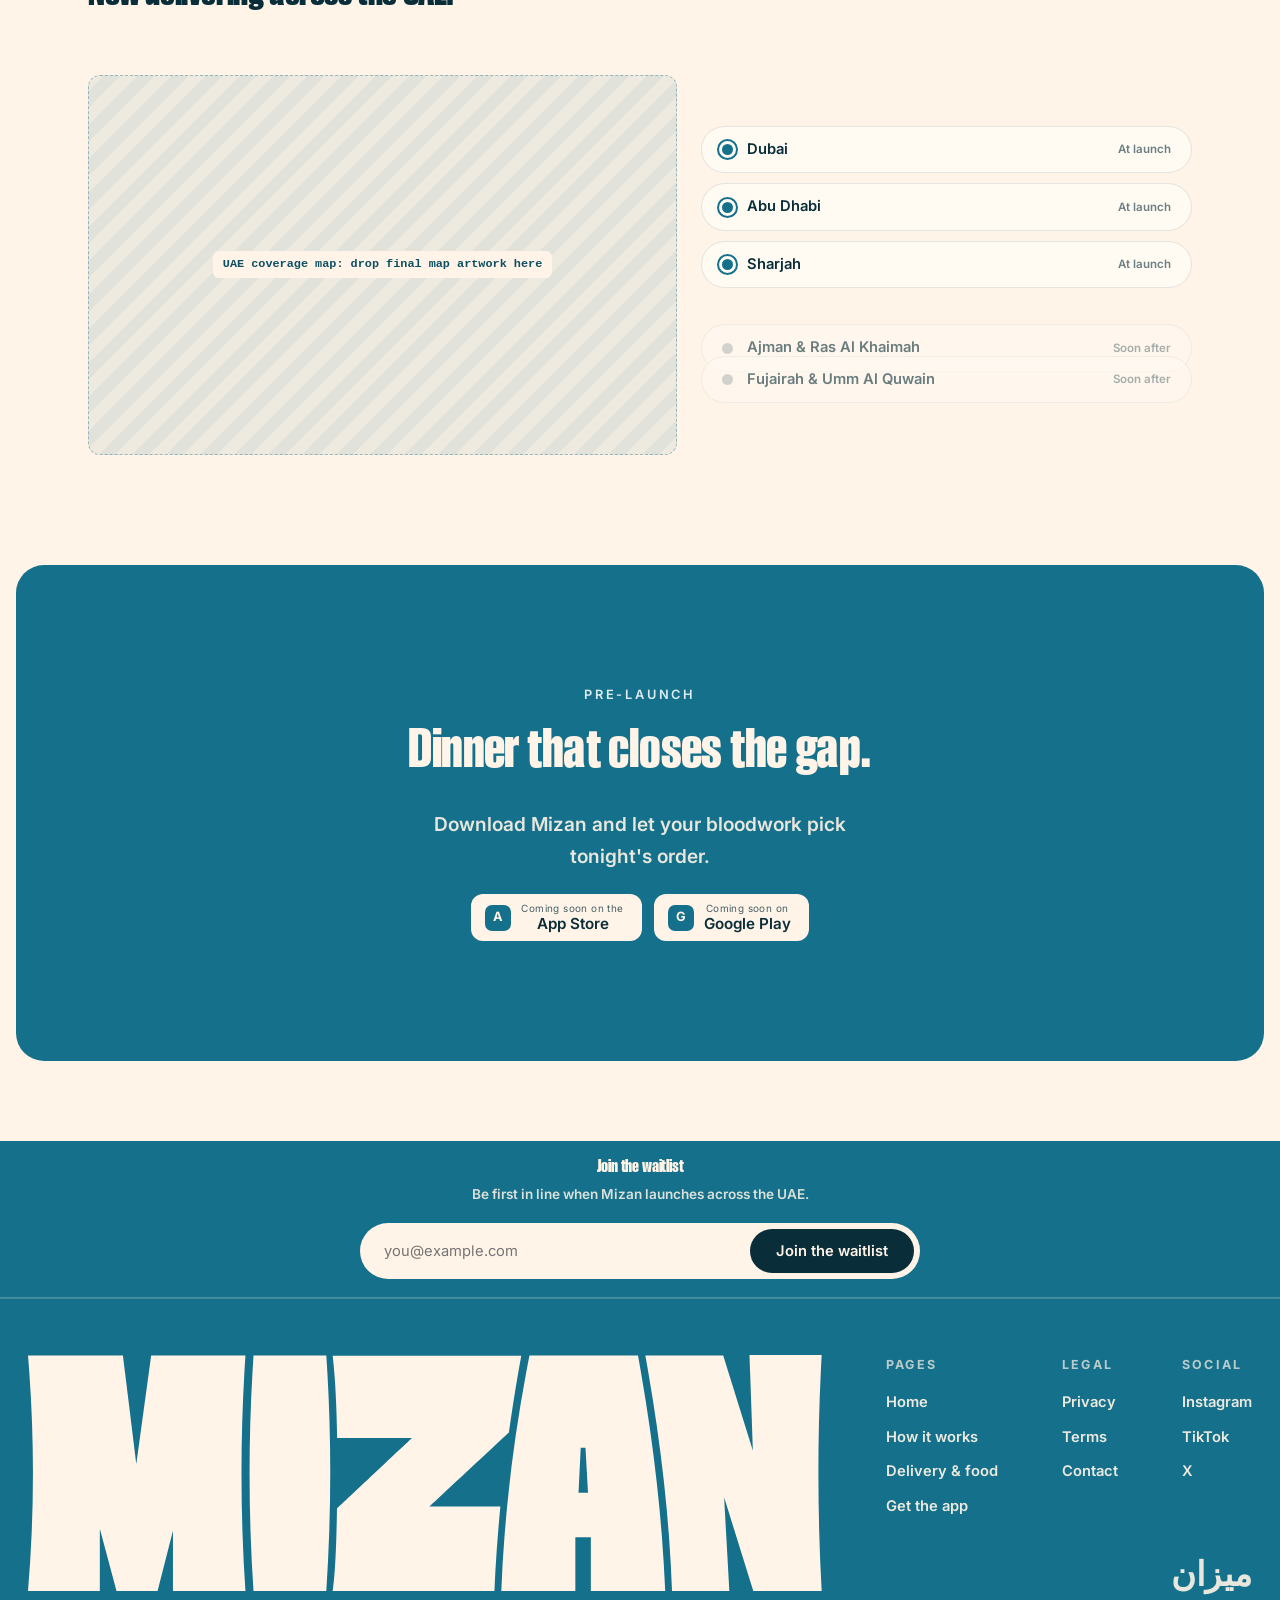
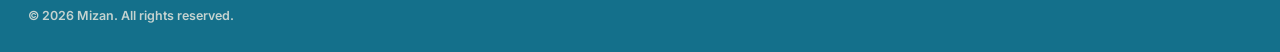
<file: Delivery and Food.html>
<!DOCTYPE html>
<html lang="en">
<head>
<meta charset="UTF-8">
<meta name="viewport" content="width=device-width, initial-scale=1.0">
<title>Mizan | Delivery &amp; food</title>
<link rel="preconnect" href="https://fonts.googleapis.com">
<link rel="preconnect" href="https://fonts.gstatic.com" crossorigin>
<link href="https://fonts.googleapis.com/css2?family=Inter:wght@400;500;600;700&display=swap" rel="stylesheet">
<link rel="stylesheet" href="assets/mizan.css">
<style>
/* Edge-to-edge teal menu strip (matches Home) */
body { --page-inset: clamp(12px, 1.8vw, 22px); }
.nav { background: var(--teal); }
.nav.scrolled { box-shadow: 0 8px 24px rgba(9, 30, 40, 0.25); }
.nav-inner { max-width: none; padding-left: var(--page-inset); padding-right: var(--page-inset); }
.nav-logo { color: var(--cream); }
.nav-links a { color: var(--cream); }
.nav-links a::after { background: var(--cream); }
.nav-cta { background: var(--cream); color: var(--teal-deep); }
.nav-cta:hover { background: var(--cream-card); }
.nav-burger span { background: var(--cream); }
.nav-drawer { background: var(--teal); }
.nav-drawer a { color: var(--cream); border-bottom-color: rgba(255, 244, 231, 0.2); }
.page-hero { padding: clamp(48px, 8vw, 96px) clamp(24px, 5vw, 72px); display: grid; gap: 18px; }
.page-hero .h-hero { color: var(--cream); max-width: 800px; }
.page-hero .lede { max-width: 560px; opacity: 0.9; }

/* Delivery steps */
.dl-steps { display: grid; gap: 16px; }
@media (min-width: 760px) { .dl-steps { grid-template-columns: repeat(3, 1fr); } }
.dl-step {
  background: var(--cream-card);
  border-radius: var(--rad-md);
  box-shadow: var(--shadow-card);
  padding: 28px 24px;
  display: grid;
  gap: 12px;
  align-content: start;
  transition: transform 0.25s ease;
}
.dl-step:hover { transform: translateY(-4px); }
.dl-step .dl-num {
  width: 46px; height: 46px;
  border-radius: 50%;
  background: var(--teal);
  color: var(--cream);
  display: grid;
  place-items: center;
  font-family: var(--display);
  font-size: 1.05rem;
}
.dl-step h3 { font-size: 1.05rem; }
.dl-step p { font-size: 0.88rem; opacity: 0.82; }

/* Meal feature rows */
.meal-feature {
  display: grid;
  gap: 24px;
  background: var(--cream-card);
  border-radius: var(--rad-lg);
  box-shadow: var(--shadow-card);
  overflow: hidden;
  padding: clamp(20px, 3.5vw, 32px);
  align-items: center;
}
.meal-feature + .meal-feature { margin-top: 22px; }
.meal-feature image-slot { width: 100%; height: clamp(220px, 34vw, 300px); display: block; }
.meal-feature .mf-body { display: grid; gap: 14px; }
.meal-feature h3 { font-size: clamp(1.2rem, 2.8vw, 1.6rem); }
.meal-feature .mf-why {
  background: var(--teal-soft);
  border-radius: var(--rad-sm);
  padding: 16px 18px;
  display: grid;
  gap: 6px;
}
.meal-feature .mf-why small {
  font-weight: 700;
  font-size: 0.68rem;
  letter-spacing: 0.16em;
  text-transform: uppercase;
  color: var(--teal-deep);
}
.meal-feature .mf-why p { font-size: 0.88rem; }
.mf-stats { display: flex; flex-wrap: wrap; gap: 8px; }
.mf-stat {
  font-size: 0.74rem;
  font-weight: 700;
  color: var(--teal-deep);
  background: var(--cream);
  border: 1.5px solid rgba(20, 112, 139, 0.3);
  border-radius: 999px;
  padding: 5px 13px;
}
.mf-stat.warn { color: var(--amber); border-color: rgba(194, 116, 28, 0.4); }
@media (min-width: 860px) {
  .meal-feature { grid-template-columns: 1fr 1.1fr; }
  .meal-feature.flip image-slot { order: 2; }
}

/* Partners */
.partner-grid { display: grid; gap: 14px; grid-template-columns: repeat(2, 1fr); }
@media (min-width: 720px) { .partner-grid { grid-template-columns: repeat(4, 1fr); } }
.partner-grid .ph { height: 84px; }

/* Coverage */
.coverage-wrap { display: grid; gap: 24px; }
@media (min-width: 900px) { .coverage-wrap { grid-template-columns: 1.2fr 1fr; align-items: center; } }
.coverage-map { min-height: clamp(260px, 40vw, 380px); position: relative; }
.coverage-cities { display: grid; gap: 10px; }
.city-row {
  display: flex;
  align-items: center;
  gap: 14px;
  background: var(--cream-card);
  border: 1.5px solid rgba(9,46,58,0.1);
  border-radius: 999px;
  padding: 11px 20px;
  font-weight: 600;
  font-size: 0.92rem;
}
.city-row .pulse-dot { width: 11px; height: 11px; border-radius: 50%; background: var(--teal); position: relative; flex: none; }
@media (prefers-reduced-motion: no-preference) {
  .city-row .pulse-dot::after {
    content: ""; position: absolute; inset: -5px; border-radius: 50%;
    border: 2px solid var(--teal); animation: city-pulse 2.2s ease-out infinite;
  }
  .city-row:nth-child(2) .pulse-dot::after { animation-delay: 0.4s; }
  .city-row:nth-child(3) .pulse-dot::after { animation-delay: 0.8s; }
  .city-row:nth-child(4) .pulse-dot::after { animation-delay: 1.2s; }
  @keyframes city-pulse { from { transform: scale(0.5); opacity: 1; } to { transform: scale(1.5); opacity: 0; } }
}
.city-row.soon { opacity: 0.6; }
.city-row.soon .pulse-dot { background: rgba(9,46,58,0.3); }
.city-row.soon .pulse-dot::after { display: none; }
.city-row small { margin-left: auto; font-size: 0.72rem; font-weight: 600; opacity: 0.6; }
</style>
</head>
<body data-screen-label="Delivery and food">

<header class="nav">
  <div class="wrap nav-inner">
    <a class="nav-logo" href="Home.html" aria-label="Mizan home" data-logo></a>
    <ul class="nav-links">
      <li><a href="Home.html">Home</a></li>
      <li><a href="How It Works.html">How it works</a></li>
      <li><a href="Delivery and Food.html" aria-current="page">Delivery &amp; food</a></li>
      <li><a href="#download">Get the app</a></li>
    </ul>
    <button class="nav-burger" aria-label="Menu" aria-expanded="false"><span></span><span></span><span></span></button>
  </div>
  <nav class="nav-drawer">
    <a href="Home.html">Home</a>
    <a href="How It Works.html">How it works</a>
    <a href="Delivery and Food.html">Delivery &amp; food</a>
    <a href="#download">Get the app</a>
  </nav>
</header>

<main>

<section class="band teal" style="margin-top: 8px;" data-screen-label="Page hero">
  <div class="page-hero">
    <p class="kicker" style="color: var(--teal-soft);">Delivery &amp; food</p>
    <h1 class="h-hero">Recommendations you can actually eat.</h1>
    <p class="lede">Every dish Mizan suggests is a real meal from our kitchen and partners, cooked, delivered, and logged for you.</p>
  </div>
</section>

<!-- ============ HOW DELIVERY WORKS ============ -->
<section class="section" data-screen-label="How delivery works">
  <div class="wrap">
    <div class="section-head rv">
      <p class="kicker">How delivery works</p>
      <h2 class="h-sect">From "you're low on iron" to a knock on the door.</h2>
    </div>
    <div class="dl-steps">
      <div class="dl-step rv">
        <span class="dl-num">1</span>
        <h3>Tap a recommendation</h3>
        <p>Every suggested dish shows what it closes, like "iron +44%", before you order. No menus to dig through.</p>
      </div>
      <div class="dl-step rv rv-d1">
        <span class="dl-num">2</span>
        <h3>We cook and deliver</h3>
        <p>Meals come from the Mizan kitchen and vetted partner restaurants, delivered by our own riders across the UAE.</p>
      </div>
      <div class="dl-step rv rv-d2">
        <span class="dl-num">3</span>
        <h3>Nutrients log themselves</h3>
        <p>When your order arrives, its macros and micros are logged automatically. Your rings move without you lifting a finger.</p>
      </div>
    </div>
  </div>
</section>

<!-- ============ SAMPLE MEALS ============ -->
<section class="section band tint" style="padding-left: 0; padding-right: 0;" data-screen-label="Sample meals">
  <div class="wrap">
    <div class="section-head rv">
      <p class="kicker">Sample meals</p>
      <h2 class="h-sect">Why this meal? Every dish has an answer.</h2>
    </div>

    <article class="meal-feature rv">
      <image-slot id="food-meal-1" shape="rounded" radius="16" placeholder="Photo: grilled beef &amp; spinach bowl"></image-slot>
      <div class="mf-body">
        <h3>Grilled Beef &amp; Spinach Bowl</h3>
        <div class="mf-stats">
          <span class="mf-stat warn">Iron 8mg</span>
          <span class="mf-stat">Protein 42g</span>
          <span class="mf-stat">Vit C 60mg</span>
          <span class="mf-stat">610 kcal</span>
        </div>
        <div class="mf-why">
          <small>Why this meal</small>
          <p>Recommended when iron runs low. Beef brings heme iron, the kind your body absorbs best, and the roasted peppers add vitamin C, which can triple that absorption. One bowl, most of a day's iron.</p>
        </div>
      </div>
    </article>

    <article class="meal-feature flip rv">
      <image-slot id="food-meal-2" shape="rounded" radius="16" placeholder="Photo: charred salmon &amp; freekeh"></image-slot>
      <div class="mf-body">
        <h3>Charred Salmon &amp; Freekeh</h3>
        <div class="mf-stats">
          <span class="mf-stat warn">Vit D 12µg</span>
          <span class="mf-stat">Omega-3 1.8g</span>
          <span class="mf-stat">Protein 38g</span>
          <span class="mf-stat">560 kcal</span>
        </div>
        <div class="mf-why">
          <small>Why this meal</small>
          <p>Built for the most common gap we see in the UAE: vitamin D. Oily fish is one of the only foods that meaningfully moves it, and the omega-3s come along for free. Freekeh adds slow-release carbs and fibre.</p>
        </div>
      </div>
    </article>

    <article class="meal-feature rv">
      <image-slot id="food-meal-3" shape="rounded" radius="16" placeholder="Photo: lentil, date &amp; halloumi salad"></image-slot>
      <div class="mf-body">
        <h3>Lentil, Date &amp; Halloumi Salad</h3>
        <div class="mf-stats">
          <span class="mf-stat warn">Folate 180µg</span>
          <span class="mf-stat">Calcium 320mg</span>
          <span class="mf-stat">Fibre 11g</span>
          <span class="mf-stat">490 kcal</span>
        </div>
        <div class="mf-why">
          <small>Why this meal</small>
          <p>For plant-forward days and B-vitamin gaps. Lentils carry folate and plant iron, halloumi covers calcium, and dates bring the sweetness without the crash. The lemon dressing isn't decoration. It's there for absorption.</p>
        </div>
      </div>
    </article>
  </div>
</section>

<!-- ============ PARTNERS ============ -->
<section class="section" data-screen-label="Partner restaurants">
  <div class="wrap">
    <div class="section-head rv">
      <p class="kicker">Partner restaurants</p>
      <h2 class="h-sect">Cooked with partners you already love.</h2>
      <span class="placeholder-note">placeholder: partnerships being announced at launch</span>
    </div>
    <div class="partner-grid rv">
      <div class="ph"><code>partner logo</code></div>
      <div class="ph"><code>partner logo</code></div>
      <div class="ph"><code>partner logo</code></div>
      <div class="ph"><code>partner logo</code></div>
      <div class="ph"><code>partner logo</code></div>
      <div class="ph"><code>partner logo</code></div>
      <div class="ph"><code>partner logo</code></div>
      <div class="ph"><code>partner logo</code></div>
    </div>
  </div>
</section>

<!-- ============ COVERAGE ============ -->
<section class="section" style="padding-top: 0;" data-screen-label="Coverage">
  <div class="wrap">
    <div class="section-head rv">
      <p class="kicker">Coverage</p>
      <h2 class="h-sect">Now delivering across the UAE.</h2>
    </div>
    <div class="coverage-wrap">
      <div class="ph coverage-map rv"><code>UAE coverage map: drop final map artwork here</code></div>
      <div class="coverage-cities">
        <div class="city-row rv"><span class="pulse-dot"></span>Dubai<small>At launch</small></div>
        <div class="city-row rv rv-d1"><span class="pulse-dot"></span>Abu Dhabi<small>At launch</small></div>
        <div class="city-row rv rv-d2"><span class="pulse-dot"></span>Sharjah<small>At launch</small></div>
        <div class="city-row soon rv rv-d3"><span class="pulse-dot"></span>Ajman &amp; Ras Al Khaimah<small>Soon after</small></div>
        <div class="city-row soon rv rv-d4"><span class="pulse-dot"></span>Fujairah &amp; Umm Al Quwain<small>Soon after</small></div>
      </div>
    </div>
  </div>
</section>

<!-- ============ FINAL CTA ============ -->
<section class="band teal" id="download" data-screen-label="Download CTA">
  <div class="cta-final">
    <p class="kicker" style="color: var(--teal-soft);">Pre-launch</p>
    <h2 class="h-band" style="max-width: 720px;">Dinner that closes the gap.</h2>
    <p class="lede" style="opacity: 0.9; max-width: 520px;">Download Mizan and let your bloodwork pick tonight's order.</p>
    <div class="badges">
      <a class="badge-store on-teal" href="#download"><span class="glyph">A</span><span><small>Coming soon on the</small><strong>App Store</strong></span></a>
      <a class="badge-store on-teal" href="#download"><span class="glyph">G</span><span><small>Coming soon on</small><strong>Google Play</strong></span></a>
    </div>
  </div>
</section>

</main>

<footer class="footer">
  <div class="wrap footer-waitlist">
    <div class="fw-copy">
      <h3>Join the waitlist</h3>
      <p>Be first in line when Mizan launches across the UAE.</p>
    </div>
    <form class="waitlist-form">
      <input type="email" placeholder="you@example.com" aria-label="Email" required>
      <button type="submit">Join the waitlist</button>
    </form>
  </div>
  <div class="wrap footer-main">
    <a class="footer-logo" href="Home.html" aria-label="Mizan home" data-logo></a>
    <div class="footer-right">
    <div class="footer-cols">
      <div class="footer-col">
        <h4>Pages</h4>
        <ul>
          <li><a href="Home.html">Home</a></li>
          <li><a href="How It Works.html">How it works</a></li>
          <li><a href="Delivery and Food.html">Delivery &amp; food</a></li>
          <li><a href="#download">Get the app</a></li>
        </ul>
      </div>
      <div class="footer-col">
        <h4>Legal</h4>
        <ul>
          <li><a href="#privacy">Privacy</a></li>
          <li><a href="#terms">Terms</a></li>
          <li><a href="#contact">Contact</a></li>
        </ul>
      </div>
      <div class="footer-col">
        <h4>Social</h4>
        <ul>
          <li><a href="#instagram">Instagram</a></li>
          <li><a href="#tiktok">TikTok</a></li>
          <li><a href="#x">X</a></li>
        </ul>
      </div>
    </div>
    <span class="footer-ar">ميزان</span>
    </div>
  </div>
  <div class="wrap footer-meta">
    <span>© 2026 Mizan. All rights reserved.</span>
  </div>
</footer>

<script src="assets/image-slot.js"></script>
<script src="assets/shared.js"></script>
</body>
</html>
</file>
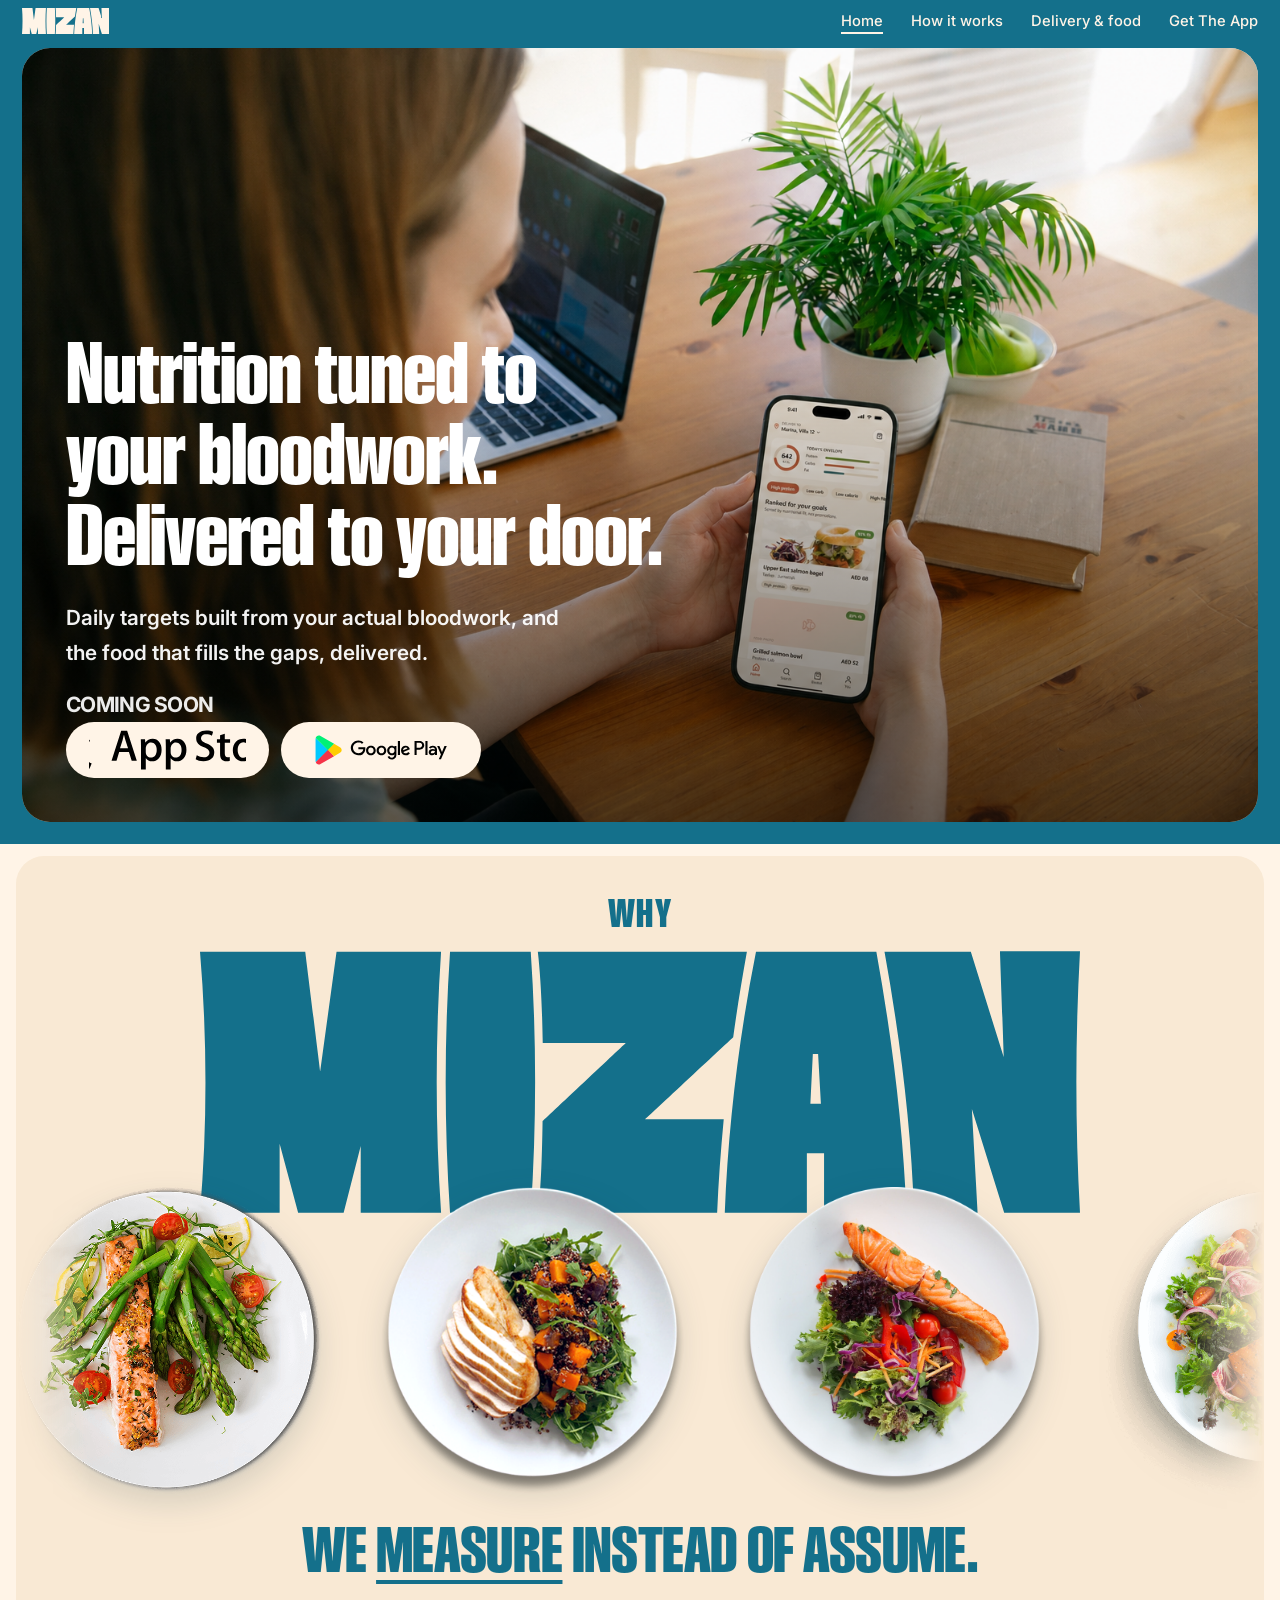
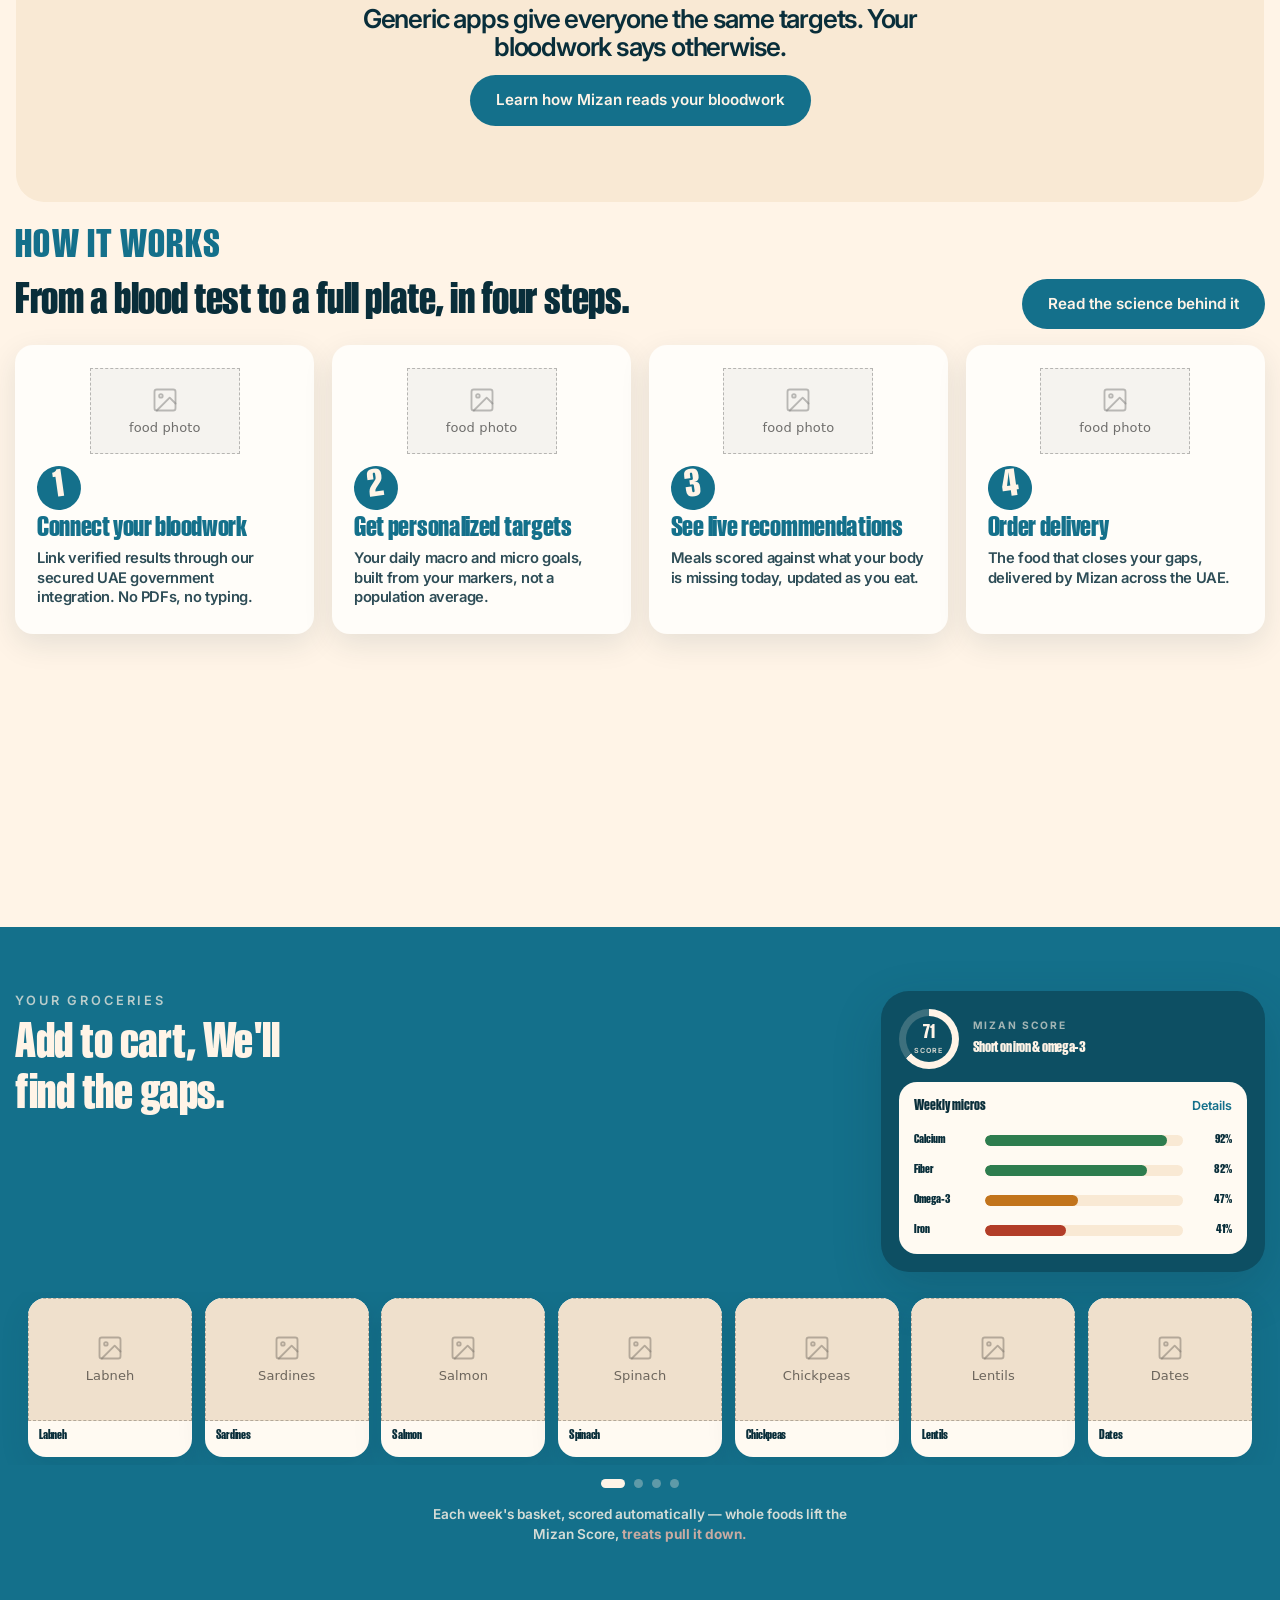
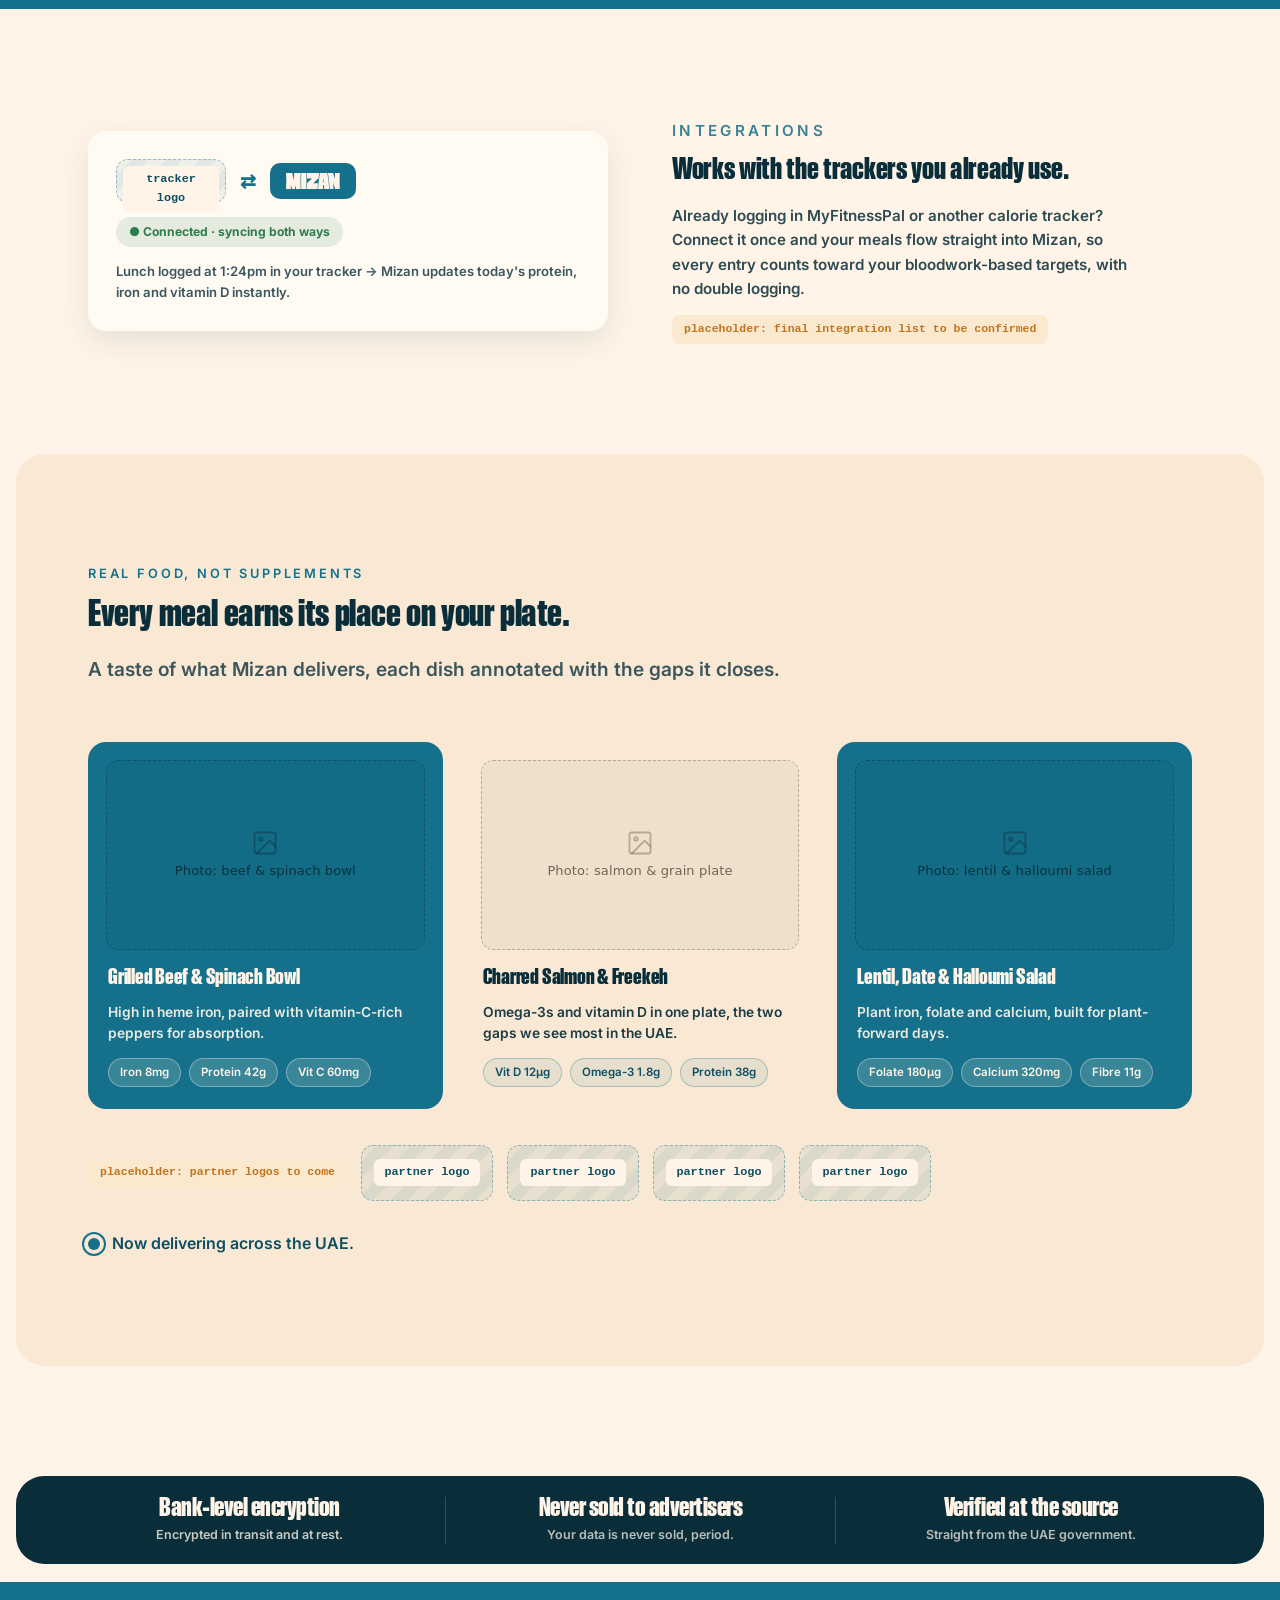
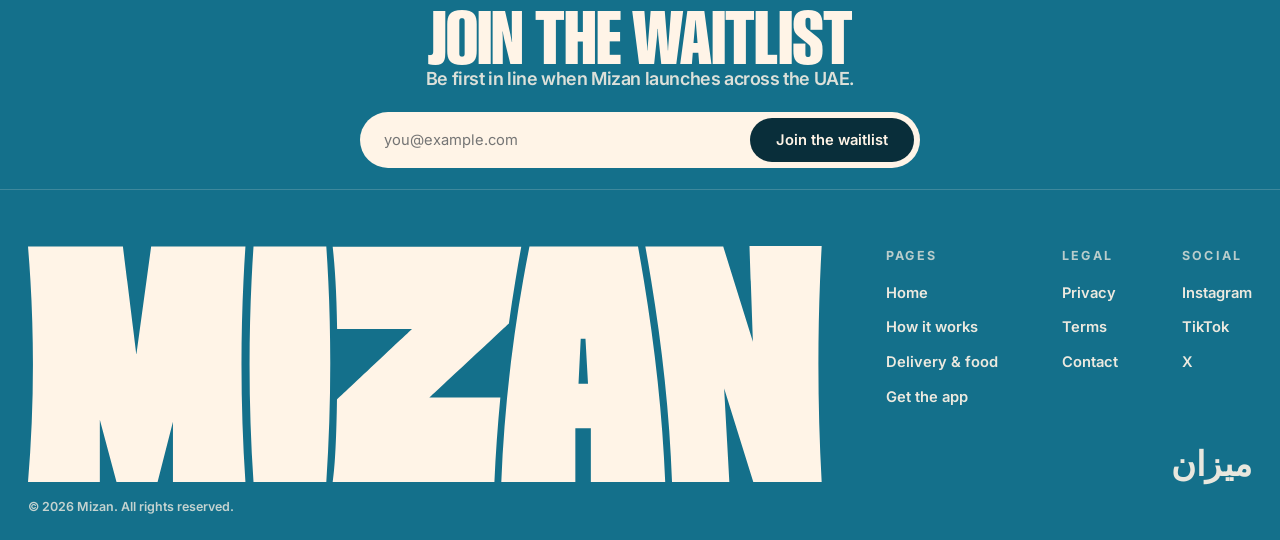
<file: Home.html>
<!DOCTYPE html>
<html lang="en">
<head>
<meta charset="UTF-8">
<meta name="viewport" content="width=device-width, initial-scale=1.0">
<title>Mizan | Nutrition tuned to your bloodwork</title>
<link rel="preconnect" href="https://fonts.googleapis.com">
<link rel="preconnect" href="https://fonts.gstatic.com" crossorigin>
<link href="https://fonts.googleapis.com/css2?family=Inter:wght@400;500;600;700&display=swap" rel="stylesheet">
<link rel="stylesheet" href="assets/mizan.css">
<style>
/* ---------- Home-specific ---------- */

/* Edge-to-edge teal top: nav + hero share one background; logo/links align with the frame */
body { --page-inset: clamp(12px, 1.8vw, 22px); }
.nav { background: var(--teal); }
.nav.scrolled { box-shadow: 0 8px 24px rgba(9, 30, 40, 0.25); }
.nav-inner { max-width: none; padding-left: var(--page-inset); padding-right: var(--page-inset); }
.nav-logo { color: var(--cream); }
.nav-links a { color: var(--cream); }
.nav-links a::after { background: var(--cream); }
.nav-cta { background: var(--cream); color: var(--teal-deep); }
.nav-cta:hover { background: var(--cream-card); }
.nav-burger span { background: var(--cream); }
.nav-drawer { background: var(--teal); }
.nav-drawer a { color: var(--cream); border-bottom-color: rgba(255, 244, 231, 0.2); }

/* Hero — teal to the edges, rounded image frame inset in the middle, copy over it */
.hero-band {
  background: var(--teal);
  padding: 6px var(--page-inset) var(--page-inset);
}
.hero-frame {
  position: relative;
  border-radius: var(--rad-lg);
  overflow: hidden;
  background: var(--teal-soft);
  min-height: clamp(540px, 86vh, 840px);
  display: flex;
  align-items: flex-end;
  padding: clamp(20px, 3.5vw, 44px);
}
.hero-frame::after {
  content: "";
  position: absolute;
  inset: 0;
  background: linear-gradient(to top, rgba(0, 0, 0, 0.55), rgba(0, 0, 0, 0) 60%);
  pointer-events: none;
  z-index: 1;
}
.hero-bg { position: absolute; inset: 0; }
.hero-bg image-slot { display: block; width: 100%; height: 100%; }
.hero-bg .hero-photo { display: block; width: 100%; height: 100%; object-fit: cover; object-position: center; }
.hero-bg-note { position: absolute; top: 20px; right: 20px; pointer-events: none; z-index: 2; }
.hero-copy { position: relative; z-index: 2; display: grid; gap: 12px; justify-items: start; max-width: 600px; }
.hero-copy .h-hero {
  color: #fff;
  font-size: clamp(1.8rem, 3.6vw, 2.9rem);
  line-height: 1.02;
  max-width: 21ch;
}
.hero-copy .lede { max-width: 560px; font-size: clamp(1.05rem, 2vw, 1.3rem); opacity: 0.95; color: #fff; }
.hero-ctas { display: grid; gap: 10px; justify-items: start; margin-top: 8px; }
.hero-ctas .cs-label { font-size: 0.72rem; font-weight: 700; letter-spacing: 0.18em; text-transform: uppercase; color: #fff; opacity: 0.92; }
.store-badges { display: flex; flex-wrap: wrap; gap: 12px; }
.store-pill {
  display: inline-flex; align-items: center; justify-content: center;
  background: var(--cream); border-radius: 999px; padding: 12px 40px; height: 56px;
  box-sizing: border-box; overflow: hidden;
  transition: background 0.45s ease, box-shadow 0.45s ease;
}
.store-pill:hover { background: #000; box-shadow: inset 0 0 0 3px #fff; }
.store-pill img { height: 32px; width: auto; display: block; transition: filter 0.45s ease; }
.store-pill:hover img:not(.gp-img) { filter: invert(1); }
.store-pill .gp-img { height: 30px; width: auto; display: block; }
.store-pill:hover .gp-img { content: url('assets/googleplay-badge-hover.svg'); }

/* Why band — Plately-style: WHY + big logo centered, plate marquee overlapping, copy below */
.why-band { overflow: hidden; padding-top: clamp(24px, 3.5vw, 44px); padding-bottom: clamp(40px, 6vw, 72px); }
.why-mast { display: grid; justify-items: center; gap: clamp(6px, 1.2vw, 14px); padding: 0 24px; text-align: center; }
.why-mast .why-word {
  font-family: var(--display);
  font-weight: 700;
  color: var(--teal);
  font-size: clamp(1.5rem, 3.2vw, 2.6rem);
  line-height: 1;
  letter-spacing: 0.32em;
  text-transform: uppercase;
  margin: 0;
}
.why-mast .why-logo { display: block; color: var(--teal); }
.why-mast .why-logo svg { display: block; width: min(880px, 78vw); height: auto; }

.plate-marquee {
  position: relative;
  z-index: 2;
  margin-top: calc(clamp(42px, 4vw, 56px) * -1);
  padding: 24px 0 48px;
  -webkit-mask-image: linear-gradient(to right, transparent, #000 6%, #000 94%, transparent);
  mask-image: linear-gradient(to right, transparent, #000 6%, #000 94%, transparent);
}
.plate-track { display: flex; width: max-content; }
.plate-track img {
  height: clamp(170px, 24vw, 320px);
  width: auto;
  flex: none;
  margin-right: clamp(28px, 4.5vw, 64px);
  filter: drop-shadow(0 12px 16px rgba(9, 46, 58, 0.15));
}
@media (prefers-reduced-motion: no-preference) {
  .plate-track { animation: plates-scroll 55s linear infinite; }
  @keyframes plates-scroll { to { transform: translateX(-50%); } }
}

.why-below {
  display: grid;
  justify-items: center;
  gap: 16px;
  text-align: center;
  padding: 0 24px;
  margin-top: clamp(12px, 2.5vw, 24px);
}
.why-below .why-display { color: var(--teal); font-size: clamp(1.7rem, 3.6vw, 2.6rem); line-height: 1.02; max-width: 18ch; }
.why-below .lede { max-width: 560px; }

/* Steps */
.steps-bleed { padding: 0 clamp(12px, 1.2vw, 22px); }
.steps { display: grid; gap: clamp(14px, 1.4vw, 22px); }
@media (min-width: 760px) { .steps { grid-template-columns: repeat(4, minmax(0, 1fr)); } }
.step {
  background: #fffdf9;
  border-radius: var(--rad-md);
  padding: clamp(22px, 1.8vw, 30px) clamp(20px, 1.7vw, 30px) clamp(24px, 2vw, 32px);
  display: flex;
  flex-direction: column;
  justify-items: start;
  text-align: left;
  position: relative;
  box-shadow: var(--shadow-card);
  transition: transform 0.25s ease;
}
.step:hover { transform: translateY(-4px); }
.step-art {
  align-self: center;
  width: min(64%, 150px);
  height: clamp(86px, 6.5vw, 110px);
  display: block;
}
.step-tag {
  width: clamp(44px, 3.2vw, 56px);
  height: clamp(44px, 3.2vw, 56px);
  border-radius: 50%;
  background: var(--teal);
  color: var(--cream);
  display: flex;
  align-items: center;
  justify-content: center;
  font-family: var(--display);
  font-weight: 700;
  font-size: clamp(2.4rem, 3.1vw, 3.1rem);
  line-height: 1;
  padding-top: 0.06em;
  box-sizing: border-box;
  rotate: -8deg;
  margin: 12px 0 6px;
}
.step h3 {
  font-family: var(--display);
  font-weight: 700;
  font-size: clamp(1.8rem, 2.3vw, 2.625rem);
  line-height: 1;
  margin: 0 0 3px;
  color: var(--teal);
}
.step p { font-size: clamp(0.92rem, 1vw, 1.05rem); opacity: 0.85; line-height: 1.35; letter-spacing: -0.4px; }

/* Delivery showcase */
.partners { display: flex; flex-wrap: wrap; gap: 14px; align-items: center; margin-top: 36px; }
.partners .ph { width: 132px; height: 56px; padding: 8px; }
.coverage-line { display: flex; align-items: center; gap: 12px; margin-top: 30px; font-weight: 600; color: var(--teal-deep); }
.coverage-line .pulse-dot { width: 12px; height: 12px; border-radius: 50%; background: var(--teal); position: relative; flex: none; }
@media (prefers-reduced-motion: no-preference) {
  .coverage-line .pulse-dot::after {
    content: ""; position: absolute; inset: -6px; border-radius: 50%;
    border: 2px solid var(--teal); animation: pulse 2s ease-out infinite;
  }
  @keyframes pulse { from { transform: scale(0.5); opacity: 1; } to { transform: scale(1.4); opacity: 0; } }
}

/* Trust band — thin strip above footer */
.trust-grid { display: grid; grid-template-columns: 1fr; gap: 18px; padding: clamp(14px, 1.6vw, 22px) clamp(20px, 3vw, 44px); }
.trust-point { display: block; text-align: center; }
.trust-point .tp-mark { display: none; }
.trust-point strong { display: block; font-family: var(--display); font-weight: 700; font-size: clamp(1.5rem, 2.2vw, 2.15rem); letter-spacing: -0.5px; line-height: 1.05; margin-bottom: 1px; color: var(--cream); }
.trust-point p { font-size: clamp(0.78rem, 0.95vw, 0.92rem); opacity: 0.72; line-height: 1.3; white-space: nowrap; margin: 0 auto; }
@media (min-width: 680px) {
  .trust-grid { grid-template-columns: repeat(3, 1fr); gap: 0; align-items: start; }
  .trust-point { padding: 0 clamp(12px, 2vw, 32px); border-left: 1px solid rgba(255, 244, 231, 0.16); }
  .trust-point:first-child { border-left: none; }
}
.footer { margin-top: clamp(12px, 1.4vw, 18px); }

/* Feature rows — groceries + integrations */
.feat-row { display: grid; gap: 28px; align-items: center; }
.feat-row + .feat-row { margin-top: clamp(40px, 6vw, 80px); }
@media (min-width: 900px) {
  .feat-row { grid-template-columns: 1fr 1fr; gap: clamp(32px, 5vw, 72px); }
  .feat-row.flip .feat-art { order: -1; }
}
.feat-copy { display: grid; gap: 14px; justify-items: start; }
.feat-copy h3 { font-size: clamp(1.4rem, 3vw, 2rem); }
.feat-copy p { font-size: 0.95rem; opacity: 0.85; max-width: 460px; }
.feat-band { background: var(--teal); color: var(--cream); padding: clamp(36px, 5vw, 64px) 0; margin-top: clamp(4px, 0.8vw, 10px); }
.feat-band .wrap { max-width: none; padding-left: clamp(12px, 1.2vw, 22px); padding-right: clamp(12px, 1.2vw, 22px); }
.feat-band .kicker { color: var(--cream); opacity: 0.7; }
.feat-band .feat-copy h3 { color: var(--cream); }
.feat-band .feat-copy p { color: var(--cream); opacity: 0.85; }
.feat-card {
  background: var(--cream-card);
  color: var(--teal-ink);
  border-radius: var(--rad-md);
  box-shadow: var(--shadow-card);
  padding: clamp(20px, 3vw, 28px);
  display: grid;
  gap: 14px;
}
.feat-card .fc-head { display: flex; justify-content: space-between; align-items: baseline; gap: 12px; }
.feat-card .fc-head strong { font-size: 0.95rem; }
.feat-card .fc-head span { font-size: 0.74rem; opacity: 0.6; }
.gro-chips { display: flex; flex-wrap: wrap; gap: 8px; }
.gro-chips .chip { font-size: 0.78rem; padding: 5px 13px; }
.feat-card hr { border: none; border-top: 1.5px solid rgba(9, 46, 58, 0.1); margin: 2px 0; }
.fc-label { font-size: 0.68rem; font-weight: 700; letter-spacing: 0.16em; text-transform: uppercase; color: var(--teal-deep); }
.gro-meal {
  display: flex;
  justify-content: space-between;
  align-items: center;
  gap: 12px;
  background: var(--teal-soft);
  border-radius: var(--rad-sm);
  padding: 12px 16px;
}
.gro-meal strong { font-size: 0.88rem; }
.gro-meal span { font-size: 0.74rem; font-weight: 600; color: var(--teal-deep); white-space: nowrap; }
.sync-row { display: flex; align-items: center; gap: 14px; }
.sync-row .ph { width: 110px; height: 44px; padding: 6px; flex: none; }
.sync-row .sync-arrow { font-weight: 700; color: var(--teal); font-size: 1.2rem; flex: none; }
.sync-row .sync-mizan {
  flex: none;
  display: inline-flex;
  align-items: center;
  background: var(--teal);
  color: var(--cream);
  border-radius: 10px;
  padding: 10px 16px;
}
.sync-row .sync-mizan svg { height: 16px; width: auto; display: block; }
.sync-note { font-size: 0.82rem; opacity: 0.8; }
.sync-badge {
  display: inline-flex;
  align-items: center;
  gap: 7px;
  background: rgba(46, 125, 79, 0.12);
  color: var(--green);
  font-size: 0.76rem;
  font-weight: 700;
  border-radius: 999px;
  padding: 5px 13px;
  width: fit-content;
}

/* Groceries — banner heading + right-to-left panning tiles */
.gro-band { overflow: hidden; }
.gro-head-wrap { display: grid; gap: 10px; justify-items: start; margin-bottom: clamp(26px, 4vw, 44px); }
.gro-band .kicker { color: var(--cream); opacity: 0.7; }
.gro-title {
  font-family: var(--display);
  color: var(--cream);
  font-size: clamp(1.9rem, 4.4vw, 3.2rem);
  line-height: 1.0;
  letter-spacing: -0.5px;
  max-width: 18ch;
  margin: 0;
}
/* Header row + compact score chip */
.gro-head-row { display: flex; align-items: flex-start; justify-content: space-between; gap: 18px clamp(20px, 4vw, 48px); flex-wrap: wrap; margin-bottom: clamp(12px, 1.8vw, 20px); }
.gro-head-row .gro-head-wrap { margin: 0; }
.gro-scorepanel {
  background: var(--teal-deep); color: var(--cream); border-radius: var(--rad-lg);
  padding: clamp(14px, 1.5vw, 18px); box-shadow: var(--shadow-pop);
  display: grid; gap: 13px; width: clamp(296px, 34vw, 384px); max-width: 100%;
}
.gsp-top { display: flex; align-items: center; gap: 14px; }
.mz-ring {
  flex: none; --score: 64; width: 60px; height: 60px; border-radius: 50%;
  background: conic-gradient(var(--cream) calc(var(--score) * 3.6deg), rgba(255, 244, 231, 0.2) 0);
  display: grid; place-items: center; position: relative; transition: background .5s ease;
}
.mz-ring::before { content: ""; position: absolute; inset: 7px; border-radius: 50%; background: var(--teal-deep); }
.mz-ring .r-in { position: relative; text-align: center; line-height: 1; }
.mz-ring .r-pct { font-family: var(--display); font-weight: 700; font-size: 1.22rem; }
.mz-ring .r-lab { font-size: 0.44rem; font-weight: 700; letter-spacing: 0.16em; opacity: 0.78; margin-top: 2px; }
.sc-meta { display: grid; gap: 2px; }
.sc-lab { font-size: 0.64rem; font-weight: 700; letter-spacing: 0.18em; text-transform: uppercase; opacity: 0.62; }
.sc-short { font-family: var(--display); font-weight: 700; font-size: 1.02rem; letter-spacing: -0.3px; max-width: 24ch; }
.gro-scorepanel .micro-card { background: var(--cream-card); color: var(--teal-ink); border-radius: var(--rad-md); padding: 13px 15px; display: grid; gap: 9px; }
.gro-scorepanel .micro-head { display: flex; align-items: baseline; justify-content: space-between; }
.gro-scorepanel .micro-head b { font-family: var(--display); font-size: 0.98rem; }
.gro-scorepanel .micro-head a { color: var(--teal); font-weight: 600; font-size: 0.78rem; text-decoration: none; }
.gro-scorepanel .micro-head a:hover { text-decoration: underline; text-underline-offset: 2px; }
.gro-scorepanel .micro-row { display: grid; grid-template-columns: 62px 1fr 40px; align-items: center; gap: 9px; }
.gro-scorepanel .micro-row .m-name { font-family: var(--display); font-weight: 700; font-size: 0.82rem; }
.gro-scorepanel .micro-track { height: 11px; border-radius: 999px; background: var(--cream-tint); overflow: hidden; }
.gro-scorepanel .micro-fill { height: 100%; width: 0; border-radius: 999px; background: var(--green); transition: width .55s cubic-bezier(.4,0,.2,1), background .3s ease; }
.gro-scorepanel .micro-fill.lv-good { background: var(--green); }
.gro-scorepanel .micro-fill.lv-mid { background: var(--amber); }
.gro-scorepanel .micro-fill.lv-low { background: #b23d28; }
.gro-scorepanel .micro-row .m-pct { font-family: var(--display); font-weight: 700; text-align: right; font-size: 0.82rem; }

/* Full-bleed selectable strip */
.gro-strip-outer { position: relative; }
.gro-strip-outer::before, .gro-strip-outer::after {
  content: ""; position: absolute; top: 0; bottom: 0; z-index: 3;
  width: clamp(20px, 5vw, 80px); pointer-events: none;
}
.gro-strip-outer::before { left: 0; background: linear-gradient(to right, var(--teal), rgba(0,0,0,0)); }
.gro-strip-outer::after { right: 0; background: linear-gradient(to left, var(--teal), rgba(0,0,0,0)); }
.gro-strip-outer .gro-strip { padding-left: clamp(20px, 4vw, 52px); padding-right: clamp(20px, 4vw, 52px); }
.gro-strip-outer .gro-nav.prev { left: clamp(10px, 2.5vw, 28px); }
.gro-strip-outer .gro-nav.next { right: clamp(10px, 2.5vw, 28px); }

/* Selectable item strip */
.gro-strip-wrap { position: relative; min-width: 0; }
.gro-strip {
  display: flex; gap: clamp(12px, 1.4vw, 18px);
  overflow-x: auto; scroll-behavior: smooth; scroll-snap-type: x proximity;
  padding: 6px 2px 16px; -webkit-overflow-scrolling: touch; scrollbar-width: none;
}
.gro-strip::-webkit-scrollbar { display: none; }
.gro-item {
  flex: none; width: clamp(148px, 15vw, 184px); scroll-snap-align: start;
  background: var(--cream-card); border-radius: var(--rad-md); box-shadow: var(--shadow-card);
  overflow: hidden; cursor: pointer; border: 2.5px solid transparent;
  display: flex; flex-direction: column; padding: 0; text-align: left;
  font: inherit; color: inherit; position: relative;
  transition: transform .2s ease, border-color .2s ease, box-shadow .2s ease;
}
.gro-item:hover { transform: translateY(-3px); box-shadow: var(--shadow-pop); }
.gro-item-img { position: relative; aspect-ratio: 4 / 3; background: var(--cream-tint); }
.gro-item-img image-slot { display: block; width: 100%; height: 100%; pointer-events: none; }
.gro-item-name {
  font-family: var(--display); font-weight: 700; color: var(--teal-ink);
  font-size: clamp(1.02rem, 1.4vw, 1.28rem); letter-spacing: -0.4px;
  padding: 12px 14px; display: flex; align-items: center; gap: 8px; justify-content: space-between;
}
.gro-item .tag-bad {
  font-family: var(--body); font-size: 0.6rem; font-weight: 700; letter-spacing: 0.09em;
  text-transform: uppercase; color: #b23d28; background: rgba(178, 61, 40, 0.13);
  border-radius: 999px; padding: 3px 8px; flex: none;
}
.gro-item .check {
  position: absolute; top: 10px; left: 10px; z-index: 2; width: 30px; height: 30px;
  border-radius: 50%; background: rgba(255, 244, 231, 0.9); border: 2px solid var(--teal);
  display: grid; place-items: center; color: var(--teal);
  opacity: 0; transform: scale(0.5); transition: opacity .18s ease, transform .18s ease;
}
.gro-item .check svg { width: 16px; height: 16px; }
.gro-item.selected { border-color: var(--teal); }
.gro-item.selected .check { opacity: 1; transform: scale(1); background: var(--teal); color: var(--cream); }
.gro-item.bad.selected { border-color: #b23d28; }
.gro-item.bad.selected .check { background: #b23d28; border-color: #b23d28; }

/* Web scroll buttons (hidden on touch, swipe used instead) */
.gro-nav {
  position: absolute; top: calc(50% - 14px); transform: translateY(-50%); z-index: 4;
  width: 48px; height: 48px; border-radius: 50%; background: var(--cream); color: var(--teal-deep);
  border: none; cursor: pointer; display: none; align-items: center; justify-content: center;
  box-shadow: var(--shadow-pop); font-size: 1.6rem; line-height: 1; padding-bottom: 4px;
  transition: transform .18s ease, background .18s ease, opacity .18s ease;
}
.gro-nav:hover { background: var(--cream-card); transform: translateY(-50%) scale(1.08); }
.gro-nav.prev { left: -12px; }
.gro-nav.next { right: -12px; }
.gro-nav[disabled] { opacity: 0; pointer-events: none; }
@media (hover: hover) and (pointer: fine) { .gro-nav { display: flex; } }

.gro-hint { font-size: 0.85rem; line-height: 1.5; opacity: 0.82; margin: clamp(14px, 1.6vw, 18px) 0 0; color: var(--cream); }
.gro-hint strong { color: #f0b8a8; font-weight: 700; }

/* Auto-advancing grocery-list carousel */
.gro-scorepanel { transition: opacity .3s ease; }
.gro-scorepanel.updating { opacity: 0.5; }
.gro-carousel { position: relative; overflow: hidden; }
.gro-clists { display: flex; transition: transform .7s cubic-bezier(.4, 0, .2, 1); will-change: transform; }
.gro-clist {
  flex: none; width: 100%; display: flex; gap: clamp(8px, 1vw, 14px);
  overflow-x: auto; scrollbar-width: none; -webkit-overflow-scrolling: touch;
  padding: 6px clamp(16px, 2.2vw, 32px) 8px;
}
.gro-clist::-webkit-scrollbar { display: none; }
.gro-citem {
  flex: 1 1 0; min-width: clamp(106px, 12vw, 150px);
  background: var(--cream-card); border-radius: var(--rad-md); box-shadow: var(--shadow-card);
  overflow: hidden; display: flex; flex-direction: column;
}
.gro-citem .gro-item-img { position: relative; aspect-ratio: 4 / 3; background: var(--cream-tint); }
.gro-citem .gro-item-img image-slot { display: block; width: 100%; height: 100%; pointer-events: none; }
.gro-citem .gro-item-name {
  font-family: var(--display); font-weight: 700; color: var(--teal-ink);
  font-size: clamp(0.78rem, 1.05vw, 1.02rem); letter-spacing: -0.3px;
  padding: 9px 11px; display: flex; align-items: center; gap: 6px; justify-content: space-between; line-height: 1.1;
}
.gro-citem .tag-bad {
  font-family: var(--body); font-size: 0.54rem; font-weight: 700; letter-spacing: 0.08em;
  text-transform: uppercase; color: #b23d28; background: rgba(178, 61, 40, 0.13);
  border-radius: 999px; padding: 2px 6px; flex: none;
}
.gro-citem.bad { border: 2px solid rgba(178, 61, 40, 0.5); }
.gro-foot { display: grid; gap: clamp(12px, 1.4vw, 16px); justify-items: center; text-align: center; margin-top: clamp(10px, 1.2vw, 14px); }
.gro-dots { display: flex; gap: 9px; justify-content: center; }
.gro-dot { width: 9px; height: 9px; border-radius: 999px; background: rgba(255, 244, 231, 0.32); border: none; cursor: pointer; padding: 0; transition: background .25s ease, width .25s ease; }
.gro-dot.active { background: var(--cream); width: 24px; }
.gro-foot .gro-hint { margin: 0; max-width: 46ch; }

/* Pricing */
.tiers { display: grid; gap: 18px; margin-bottom: 48px; }
@media (min-width: 800px) { .tiers { grid-template-columns: repeat(3, 1fr); } }
.tier {
  background: var(--cream-card);
  border: 1.5px solid rgba(9,46,58,0.1);
  border-radius: var(--rad-md);
  padding: 30px 26px;
  display: grid;
  gap: 14px;
  align-content: start;
  position: relative;
  transition: transform 0.25s ease, box-shadow 0.25s ease;
}
.tier:hover { transform: translateY(-4px); box-shadow: var(--shadow-card); }
.tier.featured { background: var(--teal); color: var(--cream); border-color: var(--teal); box-shadow: var(--shadow-pop); }
.tier .tier-name { font-family: var(--display); font-size: 1.1rem; }
.tier .tier-price { font-family: var(--display); font-size: 2rem; }
.tier .tier-price small { font-family: var(--body); font-size: 0.8rem; font-weight: 500; opacity: 0.7; }
.tier ul { list-style: none; margin: 0; padding: 0; display: grid; gap: 9px; font-size: 0.88rem; }
.tier ul li { display: flex; gap: 10px; align-items: baseline; }
.tier ul li::before { content: "•"; color: var(--teal); font-weight: 700; }
.tier.featured ul li::before { color: var(--cream); }
.tier-flag {
  position: absolute; top: -12px; right: 20px;
  background: var(--cream-tint); color: var(--teal-deep);
  font-size: 0.68rem; font-weight: 700; letter-spacing: 0.1em; text-transform: uppercase;
  border-radius: 999px; padding: 5px 12px;
}

/* ---------- Mobile: hero centered + smaller so more photo shows ---------- */
@media (max-width: 640px) {
  .hero-frame {
    min-height: clamp(460px, 78vh, 620px);
    align-items: flex-end;
    justify-content: center;
    padding: clamp(20px, 6vw, 32px) clamp(20px, 6vw, 32px) clamp(8px, 2.2vw, 14px);
  }
  .hero-copy {
    justify-items: center;
    text-align: center;
    max-width: 100%;
    gap: 10px;
  }
  .hero-copy .h-hero {
    font-size: clamp(2.4rem, 9.6vw, 3.4rem) !important;
    width: auto !important;
    max-width: 28ch;
    line-height: 0.98 !important;
  }
  .hero-copy .lede {
    font-size: clamp(0.82rem, 3.4vw, 0.95rem) !important;
    width: auto !important;
    max-width: 48ch;
    line-height: 1.25 !important;
  }
  .hero-ctas { justify-items: center; margin-bottom: 18px; }
  /* keep CTA labels on one line; shrink the text instead of wrapping */
  .btn-ghost {
    white-space: nowrap;
    font-size: clamp(0.72rem, 3.4vw, 0.95rem);
    padding-left: clamp(16px, 4.6vw, 26px);
    padding-right: clamp(16px, 4.6vw, 26px);
    max-width: 100%;
  }
  .store-badges {
    justify-content: center;
    flex-wrap: nowrap;
    gap: clamp(8px, 2.4vw, 12px);
  }
  .store-pill {
    width: auto !important;
    flex: 1 1 0;
    min-width: 0;
    max-width: 168px;
    height: clamp(38px, 9.5vw, 44px);
    padding: 0 clamp(10px, 3vw, 18px);
  }
  /* show the whole App Store badge (no crop) so it scales with the box */
  .store-pill img:not(.gp-img) {
    object-fit: contain !important;
    width: auto !important;
    height: clamp(23px, 6.2vw, 29px) !important;
  }
  .store-pill .gp-img {
    height: clamp(17px, 4.8vw, 23px);
  }
  .hero-bg .hero-photo { object-position: top center; }
  /* MIZAN logo: scale height with width on mobile so it sits tight under WHY */
  .why-mast .why-logo svg { height: auto !important; }
  /* "We measure instead of guessing" — wrap + shrink instead of cropping */
  .why-below .why-display {
    white-space: normal !important;
    font-size: clamp(2rem, 9vw, 2.9rem) !important;
    max-width: 16ch !important;
  }
  .why-below .lede {
    width: auto !important;
    max-width: 32ch !important;
    height: auto !important;
    font-size: clamp(1rem, 4.2vw, 1.2rem) !important;
  }
  /* drop the fixed desktop height so the band hugs its content on mobile */
  .why-band { height: auto !important; }
  /* center the "How it works" header stack on mobile, pulled up + uppercase kicker */
  section[data-screen-label="How it works"] {
    padding-top: 14px !important;
  }
  section[data-screen-label="How it works"] .kicker {
    text-transform: uppercase !important;
    letter-spacing: 0.08em !important;
  }
  section[data-screen-label="How it works"] .section-head {
    flex-direction: column;
    align-items: center !important;
    justify-content: center;
    text-align: center;
  }
  /* Steps become an auto-advancing carousel on mobile */
  .steps-bleed.carousel { overflow: hidden; padding: 28px 20px 52px; }
  .steps-bleed.carousel .steps {
    display: flex !important;
    flex-wrap: nowrap !important;
    grid-template-columns: none !important;
    gap: 18px !important;
    will-change: transform;
  }
  .steps-bleed.carousel .steps > .step {
    flex: 0 0 100% !important;
    width: 100% !important;
    box-sizing: border-box;
    align-items: center;
    text-align: center;
    opacity: 1 !important;
    transform: none !important;
  }
  .steps-bleed.carousel .step {
    padding-bottom: 10px !important;
  }
  .steps-bleed.carousel .step-art {
    width: min(88%, 320px) !important;
    height: clamp(190px, 48vw, 280px) !important;
  }
  .steps-bleed.carousel .step h3 {
    font-size: clamp(2.4rem, 9vw, 3.1rem) !important;
    margin-bottom: 0 !important;
  }
  .steps-bleed.carousel .step p {
    margin-top: 3px !important;
    font-size: clamp(1rem, 4vw, 1.18rem) !important;
  }
}
</style>
</head>
<body data-screen-label="Home">

<header class="nav">
  <div class="wrap nav-inner">
    <a class="nav-logo" href="Home.html" aria-label="Mizan home" data-logo></a>
    <ul class="nav-links">
      <li><a href="Home.html" aria-current="page">Home</a></li>
      <li><a href="How It Works.html">How it works</a></li>
      <li><a href="Delivery and Food.html">Delivery &amp; food</a></li>
      <li><a href="#download">Get The App</a></li>
    </ul>
    <button class="nav-burger" aria-label="Menu" aria-expanded="false"><span></span><span></span><span></span></button>
  </div>
  <nav class="nav-drawer">
    <a href="Home.html">Home</a>
    <a href="How It Works.html">How it works</a>
    <a href="Delivery and Food.html">Delivery &amp; food</a>
    <a href="#download">Get the app</a>
  </nav>
</header>

<main>

<!-- ============ HERO ============ -->
<section class="hero-band" data-screen-label="Hero">
  <div class="hero-frame">
    <div class="hero-bg">
      <img class="hero-photo" src="assets/hero-home.png" alt="Ordering on Mizan, the feed ranked for your goals" style="object-fit: cover">
    </div>
    <div class="hero-copy">
      <h1 class="h-hero" style="font-size: 90px; letter-spacing: -1px; line-height: 0.9; width: 613px">Nutrition tuned to your bloodwork. 
Delivered to your door.</h1>
      <p class="lede" style="width: 508px">Daily targets built from your actual bloodwork, and the food that fills the gaps, delivered.</p>
      <div class="hero-ctas">
        <span class="cs-label" style="line-height: 1.45; letter-spacing: -0.7px; font-size: 21px; height: 22px">Coming soon</span>
        <div class="store-badges">
          <a class="store-pill" href="#download" aria-label="Download on the App Store" style="width: 203px"><img src="assets/appstore-badge.svg" alt="Download on the App Store" style="width: 395px; object-fit: none; height: 45px"></a>
          <a class="store-pill gp-pill" href="#download" aria-label="Get it on Google Play" style="width: 200px"><img class="gp-img" src="assets/googleplay-badge.svg" alt="Get it on Google Play"></a>
        </div>
      </div>
    </div>
  </div>
</section>

<!-- ============ THE WHY ============ -->
<section class="section band tint why-band" style="padding-left: 0; padding-right: 0; margin-top: 12px; height: auto; padding-bottom: clamp(48px, 6vw, 88px)" data-screen-label="The why">
  <div class="why-mast rv">
    <p class="why-word" style="letter-spacing: 1.1px; height: 36px; padding: 0px">Why</p>
    <span class="why-logo" aria-label="Mizan">
      <svg xmlns="http://www.w3.org/2000/svg" viewBox="0 0 977.12 290.55" fill="currentColor" role="img" aria-hidden="true" style="height: 264px;">
        <path d="M0,.76h116.86s16.58,132.66,16.58,132.66L151.61.76h116.07c-6.48,96.6-6.48,193.19,0,289.79h-89.23s0-74.22,0-74.22l-18.95,74.22h-50.54l-20.53-76.59v76.59H0C8.09,194.16,8.09,97.56,0,.76Z"></path>
        <path d="M367.25.76h-89.62c-6.48,96.8-6.48,193.4,0,289.79h89.62c6.48-98.35,6.48-194.94,0-289.79Z"></path>
        <path d="M574.22,290.55c1.45-34.16,3.97-68.86,7.31-103.97h-87.22s97.74-91.1,97.74-91.1c4.1-29.96,9.25-61.67,15.2-94.71h-232.14c2.85,25.07,4.74,58.2,5.44,101.3h92.21s-92.38,86.91-92.38,86.91c-.65,44.16-2.17,80.85-5.27,101.58h199.11Z"></path>
        <path d="M784.49,290.55c-3.81-94.35-15.59-191.13-33.5-289.79h-133.63c-19.25,96.66-30.82,193.26-34.67,289.79h91.16v-66.12h19.09v66.12h91.55ZM677.74,169.56l2.73-55.35h5.85l3.12,55.35h-11.69Z" style="opacity: 1"></path>
        <path d="M760.04.76c17.34,96.14,29.52,192.74,32.83,289.79h70.83s-6.63-115.16-6.63-115.16l35.86,115.16h84.19C971.74,193.45,971.74,97.11,977.12,0h-88.87s4.29,118.16,4.29,118.16L855.9.76h-95.86Z"></path>
      </svg>
    </span>
  </div>
  <div class="plate-marquee rv rv-d1" aria-hidden="true">
    <div class="plate-track">
      <img src="uploads/139178-food-plate-diet-free-transparent-image-hd.png" alt="">
      <img src="uploads/139184-food-plate-healthy-free-photo.png" alt="">
      <img src="uploads/139180-food-plate-fish-download-hd.png" alt="">
      <img src="uploads/139206-food-plate-top-snack-view.png" alt="">
      <img src="uploads/139065-food-plate-fish-free-download-png-hq.png" alt="">
      <img src="uploads/139192-food-plate-top-cake-view.png" alt="">
      <img src="uploads/139178-food-plate-diet-free-transparent-image-hd.png" alt="">
      <img src="uploads/139184-food-plate-healthy-free-photo.png" alt="">
      <img src="uploads/139180-food-plate-fish-download-hd.png" alt="">
      <img src="uploads/139206-food-plate-top-snack-view.png" alt="">
      <img src="uploads/139065-food-plate-fish-free-download-png-hq.png" alt="">
      <img src="uploads/139192-food-plate-top-cake-view.png" alt="">
    </div>
  </div>
  <div class="why-below rv rv-d2" style="margin: -16px 0px 0px">
    <h2 class="why-display" style="text-transform: uppercase; font-weight: 700; white-space: nowrap; max-width: none; font-size: 66px">We <span style="text-decoration: underline; text-underline-offset: 0.12em; text-decoration-thickness: 0.06em;">measure</span> instead of assume.</h2>
    <p class="lede" style="letter-spacing: -1.2px; width: 643px; line-height: 1.05; height: 54px; padding: 0px; margin: -4px 0px 0px; font-size: 26px">Generic apps give everyone the same targets.
Your bloodwork says otherwise.</p>
    <a class="btn-ghost" href="How It Works.html">Learn how Mizan reads your bloodwork</a>
  </div>
</section>

<!-- ============ HOW IT WORKS ============ -->
<section class="section" style="padding-top: clamp(48px, 6vw, 90px); height: 715px; padding: 40px 0px 92px" data-screen-label="How it works">
  <div class="steps-bleed">
    <div class="section-head rv" style="max-width: none; margin-bottom: 16px; display: flex; justify-content: space-between; align-items: flex-end; gap: 24px; flex-wrap: wrap;">
      <div style="display: grid; gap: 10px;">
        <p class="kicker" style="font-family: var(--display); font-weight: 700; color: var(--teal); font-size: clamp(1.5rem, 3.2vw, 2.6rem); line-height: 1; letter-spacing: 1.1px; text-transform: uppercase; padding: 0px; margin: -12px 0px 0px">How it works</p>
        <h2 class="h-sect" style="font-size: clamp(2.2rem, 3.6vw, 3.4rem);">From a blood test to a full plate, in four steps.</h2>
      </div>
      <a class="btn-ghost" href="How It Works.html">Read the science behind it</a>
    </div>
  </div>
  <div class="steps-bleed">
    <div class="steps">
      <div class="step rv">
        <image-slot id="step-art-1" class="step-art" shape="rect" placeholder="food photo"></image-slot>
        <span class="step-tag">1</span>
        <h3 style="letter-spacing: -0.4px;">Connect your bloodwork</h3>
        <p>Link verified results through our secured UAE government integration. No PDFs, no typing.</p>
      </div>
      <div class="step rv rv-d1">
        <image-slot id="step-art-2" class="step-art" shape="rect" placeholder="food photo"></image-slot>
        <span class="step-tag">2</span>
        <h3>Get personalized targets</h3>
        <p>Your daily macro and micro goals, built from your markers, not a population average.</p>
      </div>
      <div class="step rv rv-d2">
        <image-slot id="step-art-3" class="step-art" shape="rect" placeholder="food photo"></image-slot>
        <span class="step-tag">3</span>
        <h3>See live recommendations</h3>
        <p>Meals scored against what your body is missing today, updated as you eat.</p>
      </div>
      <div class="step rv rv-d3">
        <image-slot id="step-art-4" class="step-art" shape="rect" placeholder="food photo"></image-slot>
        <span class="step-tag">4</span>
        <h3>Order delivery</h3>
        <p>The food that closes your gaps, delivered by Mizan across the UAE.</p>
      </div>
    </div>
  </div>
</section>

<!-- ============ GROCERIES ============ -->
<section class="feat-band gro-band" data-screen-label="Your groceries">
  <div class="wrap">
    <div class="gro-head-row rv">
      <div class="gro-head-wrap">
        <p class="kicker">Your groceries</p>
        <h3 class="gro-title">Add to cart,
We'll find the gaps.</h3>
      </div>
      <div class="gro-scorepanel" data-gro-ring style="--score:64">
        <div class="gsp-top">
          <div class="mz-ring"><div class="r-in"><div class="r-pct" data-gro-score>64</div><div class="r-lab">SCORE</div></div></div>
          <div class="sc-meta">
            <span class="sc-lab">Mizan Score</span>
            <span class="sc-short" data-gro-short>Short on iron &amp; omega-3</span>
          </div>
        </div>
        <div class="micro-card">
          <div class="micro-head"><b>Weekly micros</b><a href="#">Details</a></div>
          <div class="micro-row" data-mic="calcium"><span class="m-name">Calcium</span><div class="micro-track"><div class="micro-fill"></div></div><span class="m-pct">0%</span></div>
          <div class="micro-row" data-mic="fiber"><span class="m-name">Fiber</span><div class="micro-track"><div class="micro-fill"></div></div><span class="m-pct">0%</span></div>
          <div class="micro-row" data-mic="omega3"><span class="m-name">Omega-3</span><div class="micro-track"><div class="micro-fill"></div></div><span class="m-pct">0%</span></div>
          <div class="micro-row" data-mic="iron"><span class="m-name">Iron</span><div class="micro-track"><div class="micro-fill"></div></div><span class="m-pct">0%</span></div>
        </div>
      </div>
    </div>
  </div>
  <div class="gro-carousel rv rv-d1" data-gro-carousel>
    <div class="gro-clists">
      <div class="gro-clist"><div class="gro-citem"><div class="gro-item-img"><image-slot id="gro-labneh" shape="rect" placeholder="Labneh"></image-slot></div><div class="gro-item-name">Labneh</div></div><div class="gro-citem"><div class="gro-item-img"><image-slot id="gro-sardines" shape="rect" placeholder="Sardines"></image-slot></div><div class="gro-item-name">Sardines</div></div><div class="gro-citem"><div class="gro-item-img"><image-slot id="gro-salmon" shape="rect" placeholder="Salmon"></image-slot></div><div class="gro-item-name">Salmon</div></div><div class="gro-citem"><div class="gro-item-img"><image-slot id="gro-spinach" shape="rect" placeholder="Spinach"></image-slot></div><div class="gro-item-name">Spinach</div></div><div class="gro-citem"><div class="gro-item-img"><image-slot id="gro-chickpeas" shape="rect" placeholder="Chickpeas"></image-slot></div><div class="gro-item-name">Chickpeas</div></div><div class="gro-citem"><div class="gro-item-img"><image-slot id="gro-lentils" shape="rect" placeholder="Lentils"></image-slot></div><div class="gro-item-name">Lentils</div></div><div class="gro-citem"><div class="gro-item-img"><image-slot id="gro-dates" shape="rect" placeholder="Dates"></image-slot></div><div class="gro-item-name">Dates</div></div></div>
      <div class="gro-clist"><div class="gro-citem"><div class="gro-item-img"><image-slot id="gro-eggs" shape="rect" placeholder="Eggs"></image-slot></div><div class="gro-item-name">Eggs</div></div><div class="gro-citem"><div class="gro-item-img"><image-slot id="gro-avocado" shape="rect" placeholder="Avocado"></image-slot></div><div class="gro-item-name">Avocado</div></div><div class="gro-citem"><div class="gro-item-img"><image-slot id="gro-freekeh" shape="rect" placeholder="Freekeh"></image-slot></div><div class="gro-item-name">Freekeh</div></div><div class="gro-citem"><div class="gro-item-img"><image-slot id="gro-peppers" shape="rect" placeholder="Peppers"></image-slot></div><div class="gro-item-name">Peppers</div></div><div class="gro-citem"><div class="gro-item-img"><image-slot id="gro-almonds" shape="rect" placeholder="Almonds"></image-slot></div><div class="gro-item-name">Almonds</div></div><div class="gro-citem bad"><div class="gro-item-img"><image-slot id="gro-crisps" shape="rect" placeholder="Crisps"></image-slot></div><div class="gro-item-name">Crisps <span class="tag-bad">Treat</span></div></div><div class="gro-citem bad"><div class="gro-item-img"><image-slot id="gro-chocolate" shape="rect" placeholder="Chocolate"></image-slot></div><div class="gro-item-name">Chocolate <span class="tag-bad">Treat</span></div></div></div>
      <div class="gro-clist"><div class="gro-citem"><div class="gro-item-img"><image-slot id="gro-salmon" shape="rect" placeholder="Salmon"></image-slot></div><div class="gro-item-name">Salmon</div></div><div class="gro-citem"><div class="gro-item-img"><image-slot id="gro-eggs" shape="rect" placeholder="Eggs"></image-slot></div><div class="gro-item-name">Eggs</div></div><div class="gro-citem"><div class="gro-item-img"><image-slot id="gro-chickpeas" shape="rect" placeholder="Chickpeas"></image-slot></div><div class="gro-item-name">Chickpeas</div></div><div class="gro-citem"><div class="gro-item-img"><image-slot id="gro-lentils" shape="rect" placeholder="Lentils"></image-slot></div><div class="gro-item-name">Lentils</div></div><div class="gro-citem"><div class="gro-item-img"><image-slot id="gro-spinach" shape="rect" placeholder="Spinach"></image-slot></div><div class="gro-item-name">Spinach</div></div><div class="gro-citem"><div class="gro-item-img"><image-slot id="gro-almonds" shape="rect" placeholder="Almonds"></image-slot></div><div class="gro-item-name">Almonds</div></div><div class="gro-citem bad"><div class="gro-item-img"><image-slot id="gro-soda" shape="rect" placeholder="Soda"></image-slot></div><div class="gro-item-name">Soda <span class="tag-bad">Treat</span></div></div></div>
      <div class="gro-clist"><div class="gro-citem"><div class="gro-item-img"><image-slot id="gro-sardines" shape="rect" placeholder="Sardines"></image-slot></div><div class="gro-item-name">Sardines</div></div><div class="gro-citem"><div class="gro-item-img"><image-slot id="gro-labneh" shape="rect" placeholder="Labneh"></image-slot></div><div class="gro-item-name">Labneh</div></div><div class="gro-citem"><div class="gro-item-img"><image-slot id="gro-avocado" shape="rect" placeholder="Avocado"></image-slot></div><div class="gro-item-name">Avocado</div></div><div class="gro-citem"><div class="gro-item-img"><image-slot id="gro-peppers" shape="rect" placeholder="Peppers"></image-slot></div><div class="gro-item-name">Peppers</div></div><div class="gro-citem"><div class="gro-item-img"><image-slot id="gro-dates" shape="rect" placeholder="Dates"></image-slot></div><div class="gro-item-name">Dates</div></div><div class="gro-citem"><div class="gro-item-img"><image-slot id="gro-chickpeas" shape="rect" placeholder="Chickpeas"></image-slot></div><div class="gro-item-name">Chickpeas</div></div><div class="gro-citem bad"><div class="gro-item-img"><image-slot id="gro-noodles" shape="rect" placeholder="Noodles"></image-slot></div><div class="gro-item-name">Noodles <span class="tag-bad">Treat</span></div></div></div>
    </div>
  </div>
  <div class="wrap">
    <div class="gro-foot">
      <div class="gro-dots" data-gro-dots><button class="gro-dot active" type="button" aria-label="Show basket 1" data-gro-dot></button><button class="gro-dot" type="button" aria-label="Show basket 2" data-gro-dot></button><button class="gro-dot" type="button" aria-label="Show basket 3" data-gro-dot></button><button class="gro-dot" type="button" aria-label="Show basket 4" data-gro-dot></button></div>
      <p class="gro-hint">Each week's basket, scored automatically &mdash; whole foods lift the Mizan Score, <strong>treats pull it down.</strong></p>
    </div>
  </div>
  </section>

<section class="section" data-screen-label="Integrations">
  <div class="wrap">
    <div class="feat-row flip">
      <div class="feat-copy rv">
        <p class="kicker">Integrations</p>
        <h3>Works with the trackers you already use.</h3>
        <p>Already logging in MyFitnessPal or another calorie tracker? Connect it once and your meals flow straight into Mizan, so every entry counts toward your bloodwork-based targets, with no double logging.</p>
        <span class="placeholder-note">placeholder: final integration list to be confirmed</span>
      </div>
      <div class="feat-art rv rv-d1">
        <div class="feat-card">
          <div class="sync-row">
            <div class="ph"><code>tracker logo</code></div>
            <span class="sync-arrow">⇄</span>
            <span class="sync-mizan" data-logo></span>
          </div>
          <span class="sync-badge">● Connected · syncing both ways</span>
          <p class="sync-note">Lunch logged at 1:24pm in your tracker → Mizan updates today's protein, iron and vitamin D instantly.</p>
        </div>
      </div>
    </div>
  </div>
</section>

<!-- ============ DELIVERY SHOWCASE ============ -->
<section class="section band tint" style="padding-left: 0; padding-right: 0;" data-screen-label="Delivery showcase">
  <div class="wrap">
    <div class="section-head rv">
      <p class="kicker">Real food, not supplements</p>
      <h2 class="h-sect">Every meal earns its place on your plate.</h2>
      <p class="lede muted">A taste of what Mizan delivers, each dish annotated with the gaps it closes.</p>
    </div>
    <div class="grid-3">
      <article class="meal-card rv">
        <div class="meal-art"><image-slot id="home-meal-1" shape="rounded" radius="12" placeholder="Photo: beef & spinach bowl"></image-slot></div>
        <div class="meal-body">
          <h3 class="h-card">Grilled Beef &amp; Spinach Bowl</h3>
          <p>High in heme iron, paired with vitamin-C-rich peppers for absorption.</p>
          <div class="meal-tags"><span class="meal-tag">Iron 8mg</span><span class="meal-tag">Protein 42g</span><span class="meal-tag">Vit C 60mg</span></div>
        </div>
      </article>
      <article class="meal-card alt rv rv-d1">
        <div class="meal-art"><image-slot id="home-meal-2" shape="rounded" radius="12" placeholder="Photo: salmon & grain plate"></image-slot></div>
        <div class="meal-body">
          <h3 class="h-card">Charred Salmon &amp; Freekeh</h3>
          <p>Omega-3s and vitamin D in one plate, the two gaps we see most in the UAE.</p>
          <div class="meal-tags"><span class="meal-tag">Vit D 12µg</span><span class="meal-tag">Omega-3 1.8g</span><span class="meal-tag">Protein 38g</span></div>
        </div>
      </article>
      <article class="meal-card rv rv-d2">
        <div class="meal-art"><image-slot id="home-meal-3" shape="rounded" radius="12" placeholder="Photo: lentil & halloumi salad"></image-slot></div>
        <div class="meal-body">
          <h3 class="h-card">Lentil, Date &amp; Halloumi Salad</h3>
          <p>Plant iron, folate and calcium, built for plant-forward days.</p>
          <div class="meal-tags"><span class="meal-tag">Folate 180µg</span><span class="meal-tag">Calcium 320mg</span><span class="meal-tag">Fibre 11g</span></div>
        </div>
      </article>
    </div>
    <div class="partners rv">
      <span class="placeholder-note">placeholder: partner logos to come</span>
      <div class="ph"><code>partner logo</code></div>
      <div class="ph"><code>partner logo</code></div>
      <div class="ph"><code>partner logo</code></div>
      <div class="ph"><code>partner logo</code></div>
    </div>
    <div class="coverage-line rv"><span class="pulse-dot"></span>Now delivering across the UAE.</div>
  </div>
</section>

<!-- ============ TRUST & SECURITY ============ -->
<section class="section" style="padding-bottom: 0;" data-screen-label="Trust and security">
  <div class="band ink">
    <div class="trust-grid">
      <div class="trust-point rv">
        <strong>Bank-level encryption</strong>
        <p style="height: 20px; opacity: 0.79; padding: 0px; margin: 0px 0px -14px">Encrypted in transit and at rest.</p>
      </div>
      <div class="trust-point rv rv-d1">
        <strong>Never sold to advertisers</strong>
        <p>Your data is never sold, period.</p>
      </div>
      <div class="trust-point rv rv-d2">
        <strong>Verified at the source</strong>
        <p>Straight from the UAE government.</p>
      </div>
    </div>
    </div>
  </div>
</section>

</main>

<!-- ============ FOOTER ============ -->
<footer class="footer">
  <div class="wrap footer-waitlist" style="height: 207px; padding: 10px 32px 64px; border-width: 0px">
    <div class="fw-copy">
      <h3 style="font-size: 78px; line-height: 0.92; margin: 22px 0 0; height: 49px">JOIN THE WAITLIST</h3>
      <p style="letter-spacing: -0.4px; font-size: 18px; margin-top: 2px;">Be first in line when Mizan launches across the UAE.</p>
    </div>
    <form class="waitlist-form">
      <input type="email" placeholder="you@example.com" aria-label="Email" required>
      <button type="submit">Join the waitlist</button>
    </form>
  </div>
  <div class="wrap footer-main">
    <a class="footer-logo" href="Home.html" aria-label="Mizan home" data-logo></a>
    <div class="footer-right">
    <div class="footer-cols">
      <div class="footer-col">
        <h4>Pages</h4>
        <ul>
          <li><a href="Home.html">Home</a></li>
          <li><a href="How It Works.html">How it works</a></li>
          <li><a href="Delivery and Food.html">Delivery &amp; food</a></li>
          <li><a href="#download">Get the app</a></li>
        </ul>
      </div>
      <div class="footer-col">
        <h4>Legal</h4>
        <ul>
          <li><a href="#privacy">Privacy</a></li>
          <li><a href="#terms">Terms</a></li>
          <li><a href="#contact">Contact</a></li>
        </ul>
      </div>
      <div class="footer-col">
        <h4>Social</h4>
        <ul>
          <li><a href="#instagram">Instagram</a></li>
          <li><a href="#tiktok">TikTok</a></li>
          <li><a href="#x">X</a></li>
        </ul>
      </div>
    </div>
    <span class="footer-ar">ميزان</span>
    </div>
  </div>
  <div class="wrap footer-meta">
    <span style="height: 17px">© 2026 Mizan. All rights reserved.</span>
  </div>
</footer>

<script src="assets/image-slot.js"></script>
<script src="assets/shared.js"></script>
<script>
/* Mobile-only auto-advancing carousel for the "How it works" steps */
(function () {
  var mq = window.matchMedia('(max-width: 640px)');
  var section = document.querySelector('section[data-screen-label="How it works"]');
  if (!section) return;
  var track = section.querySelector('.steps');
  if (!track) return;
  var wrap = track.parentElement; // .steps-bleed
  var HOLD = 2200;
  var timer = null, idx = 0, clone = null, count = 0, active = false;

  function stepSize() {
    var steps = track.querySelectorAll('.step');
    if (steps.length >= 2) return steps[1].offsetLeft - steps[0].offsetLeft;
    return steps.length ? steps[0].getBoundingClientRect().width : wrap.clientWidth;
  }
  function applyTransform(animate) {
    track.style.transition = animate
      ? 'transform 0.7s cubic-bezier(0.4, 0, 0.2, 1)'
      : 'none';
    track.style.transform = 'translateX(' + (-idx * stepSize()) + 'px)';
  }
  function advance() {
    idx++;
    applyTransform(true);
    var onEnd = function () {
      track.removeEventListener('transitionend', onEnd);
      if (idx === count) { idx = 0; applyTransform(false); }
      if (active) schedule();
    };
    track.addEventListener('transitionend', onEnd);
  }
  function schedule() { stop(); timer = setTimeout(advance, HOLD); }
  function stop() { if (timer) { clearTimeout(timer); timer = null; } }

  function setup() {
    if (active) return;
    active = true;
    var steps = track.querySelectorAll('.step');
    count = steps.length;
    if (!clone) {
      clone = steps[0].cloneNode(true);
      clone.classList.add('step-clone');
      clone.setAttribute('aria-hidden', 'true');
      clone.querySelectorAll('[id]').forEach(function (el) { el.removeAttribute('id'); });
      track.appendChild(clone);
    }
    wrap.classList.add('carousel');
    idx = 0;
    applyTransform(false);
    schedule();
  }
  function teardown() {
    if (!active) return;
    active = false;
    stop();
    wrap.classList.remove('carousel');
    if (clone) { clone.remove(); clone = null; }
    track.style.transition = '';
    track.style.transform = '';
    idx = 0;
  }
  function handleMQ() { mq.matches ? setup() : teardown(); }
  function onResize() { if (active) applyTransform(false); }

  if (mq.addEventListener) mq.addEventListener('change', handleMQ);
  else mq.addListener(handleMQ);
  window.addEventListener('resize', onResize);
  handleMQ();
})();
</script>
<script>
/* Auto-advancing grocery lists: each basket updates the Mizan Score + micros panel */
(function () {
  var car = document.querySelector('[data-gro-carousel]');
  if (!car) return;
  var track = car.querySelector('.gro-clists');
  var slides = [].slice.call(track.children);
  var dots = [].slice.call(document.querySelectorAll('[data-gro-dot]'));
  var DATA = {
    labneh:{ca:42,fi:0,om:0,ir:1}, sardines:{ca:30,fi:0,om:18,ir:8},
    salmon:{ca:6,fi:0,om:29,ir:4}, spinach:{ca:6,fi:14,om:0,ir:9},
    chickpeas:{ca:3,fi:22,om:0,ir:5}, lentils:{ca:4,fi:22,om:0,ir:12},
    eggs:{ca:5,fi:0,om:6,ir:7}, avocado:{ca:2,fi:16,om:7,ir:3},
    freekeh:{ca:3,fi:18,om:0,ir:8}, dates:{ca:1,fi:24,om:0,ir:2},
    peppers:{ca:2,fi:8,om:0,ir:2}, almonds:{ca:16,fi:10,om:2,ir:5}
  };
  var JUNK = { crisps:8, chocolate:10, soda:12, noodles:9 };
  var NAME = { ca:'calcium', fi:'fiber', om:'omega-3', ir:'iron' };
  var MICS = [['calcium','ca'],['fiber','fi'],['omega3','om'],['iron','ir']];
  var BASKETS = [["labneh","sardines","salmon","spinach","chickpeas","lentils","dates"],["eggs","avocado","freekeh","peppers","almonds","crisps","chocolate"],["salmon","eggs","chickpeas","lentils","spinach","almonds","soda"],["sardines","labneh","avocado","peppers","dates","chickpeas","noodles"]];
  var panel = document.querySelector('[data-gro-ring]');
  var scoreEl = document.querySelector('[data-gro-score]');
  var shortEl = document.querySelector('[data-gro-short]');
  function lvl(v){ return v >= 70 ? 'lv-good' : (v >= 45 ? 'lv-mid' : 'lv-low'); }
  function compute(ids){
    var t = {ca:0,fi:0,om:0,ir:0}, pen = 0;
    ids.forEach(function(id){
      if (DATA[id]) { t.ca+=DATA[id].ca; t.fi+=DATA[id].fi; t.om+=DATA[id].om; t.ir+=DATA[id].ir; }
      else if (JUNK[id] != null) { pen += JUNK[id]; }
    });
    var cap = { ca:Math.min(100,t.ca), fi:Math.min(100,t.fi), om:Math.min(100,t.om), ir:Math.min(100,t.ir) };
    var vals = [cap.ca, cap.fi, cap.om, cap.ir];
    var avg = (vals[0]+vals[1]+vals[2]+vals[3]) / 4;
    var mn = Math.min.apply(null, vals);
    var bonus = mn >= 50 ? 10 : (mn >= 35 ? 5 : 0);
    var score = Math.max(5, Math.min(99, Math.round(avg + bonus - pen)));
    return { cap: cap, score: score };
  }
  function paint(ids){
    var r = compute(ids);
    if (panel) panel.style.setProperty('--score', String(r.score));
    if (scoreEl) scoreEl.textContent = r.score;
    MICS.forEach(function(m){
      var row = document.querySelector('[data-mic="'+m[0]+'"]'); if (!row) return;
      var v = r.cap[m[1]];
      var fill = row.querySelector('.micro-fill'), pct = row.querySelector('.m-pct');
      fill.style.width = v + '%'; fill.className = 'micro-fill ' + lvl(v); pct.textContent = Math.round(v) + '%';
    });
    if (shortEl) {
      var low = [['ca',r.cap.ca],['fi',r.cap.fi],['om',r.cap.om],['ir',r.cap.ir]]
        .filter(function(e){ return e[1] < 50; }).sort(function(a,b){ return a[1]-b[1]; });
      shortEl.textContent = low.length ? ('Short on ' + low.slice(0,2).map(function(e){ return NAME[e[0]]; }).join(' & ')) : 'Well balanced this week';
    }
  }
  var i = 0, timer = null, HOLD = 4000;
  var reduce = window.matchMedia('(prefers-reduced-motion: reduce)').matches;
  function place(){ track.style.transform = 'translateX(' + (-i * car.clientWidth) + 'px)'; }
  function go(n){
    i = (n + slides.length) % slides.length;
    place();
    dots.forEach(function(d, k){ d.classList.toggle('active', k === i); });
    if (panel) {
      panel.classList.add('updating');
      setTimeout(function(){ paint(BASKETS[i]); panel.classList.remove('updating'); }, 230);
    } else { paint(BASKETS[i]); }
  }
  function start(){ if (reduce) return; stop(); timer = setInterval(function(){ go(i + 1); }, HOLD); }
  function stop(){ if (timer) { clearInterval(timer); timer = null; } }
  dots.forEach(function(d, k){ d.addEventListener('click', function(){ go(k); start(); }); });
  car.addEventListener('mouseenter', stop);
  car.addEventListener('mouseleave', start);
  window.addEventListener('resize', place);
  paint(BASKETS[0]); place(); start();
})();
</script>
</body>
</html>
</file>
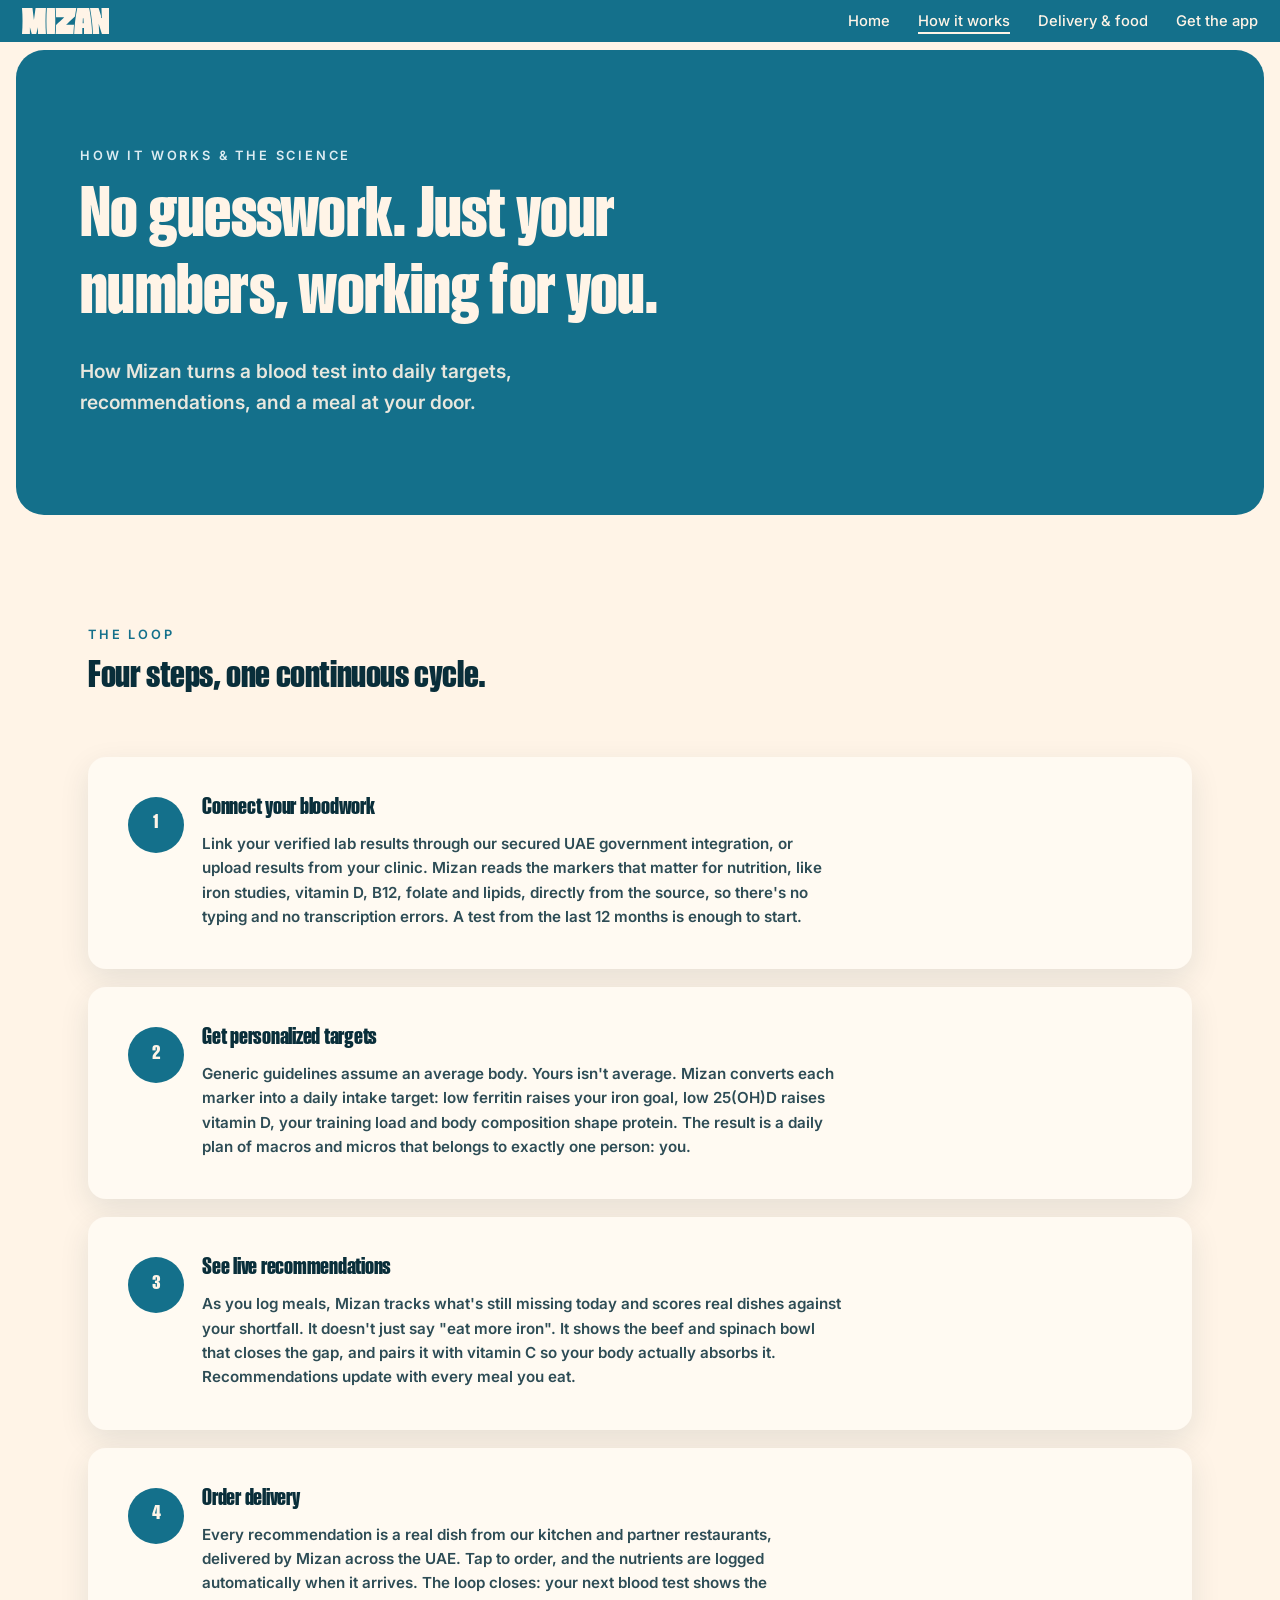
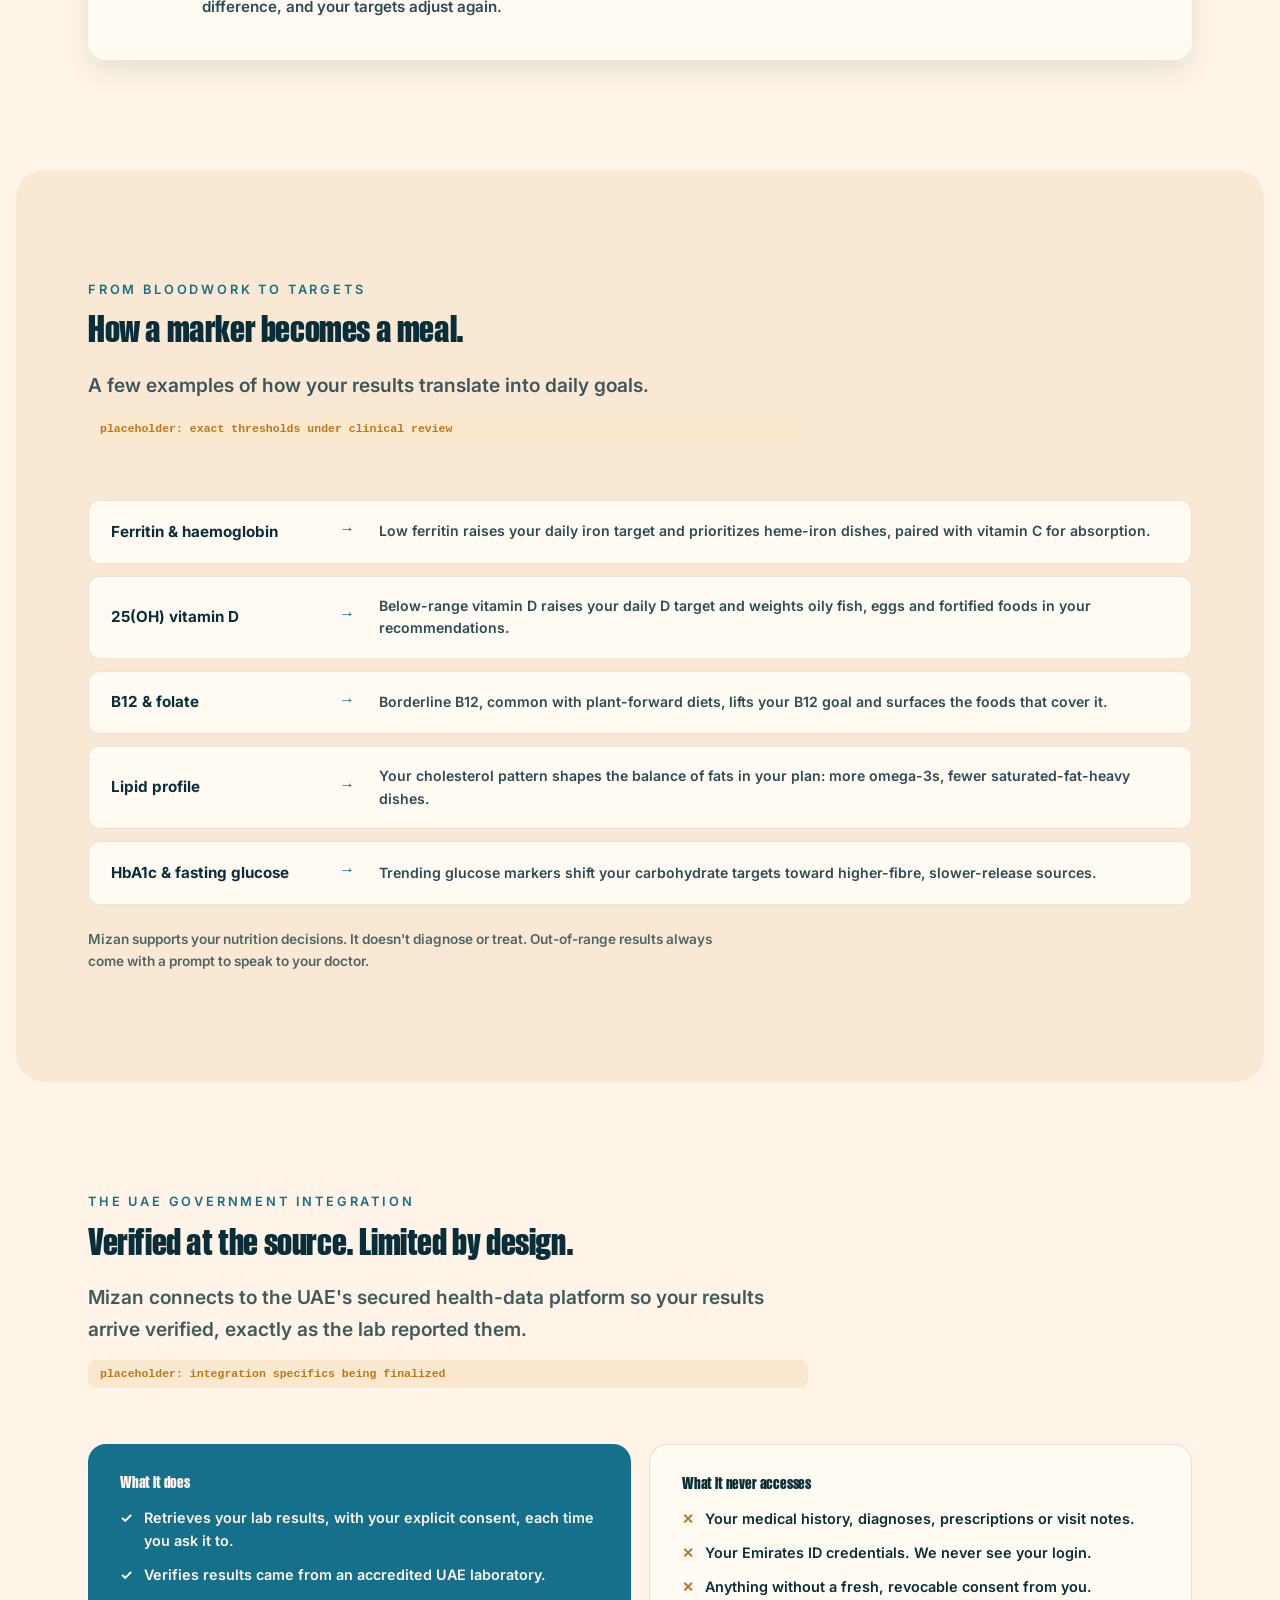
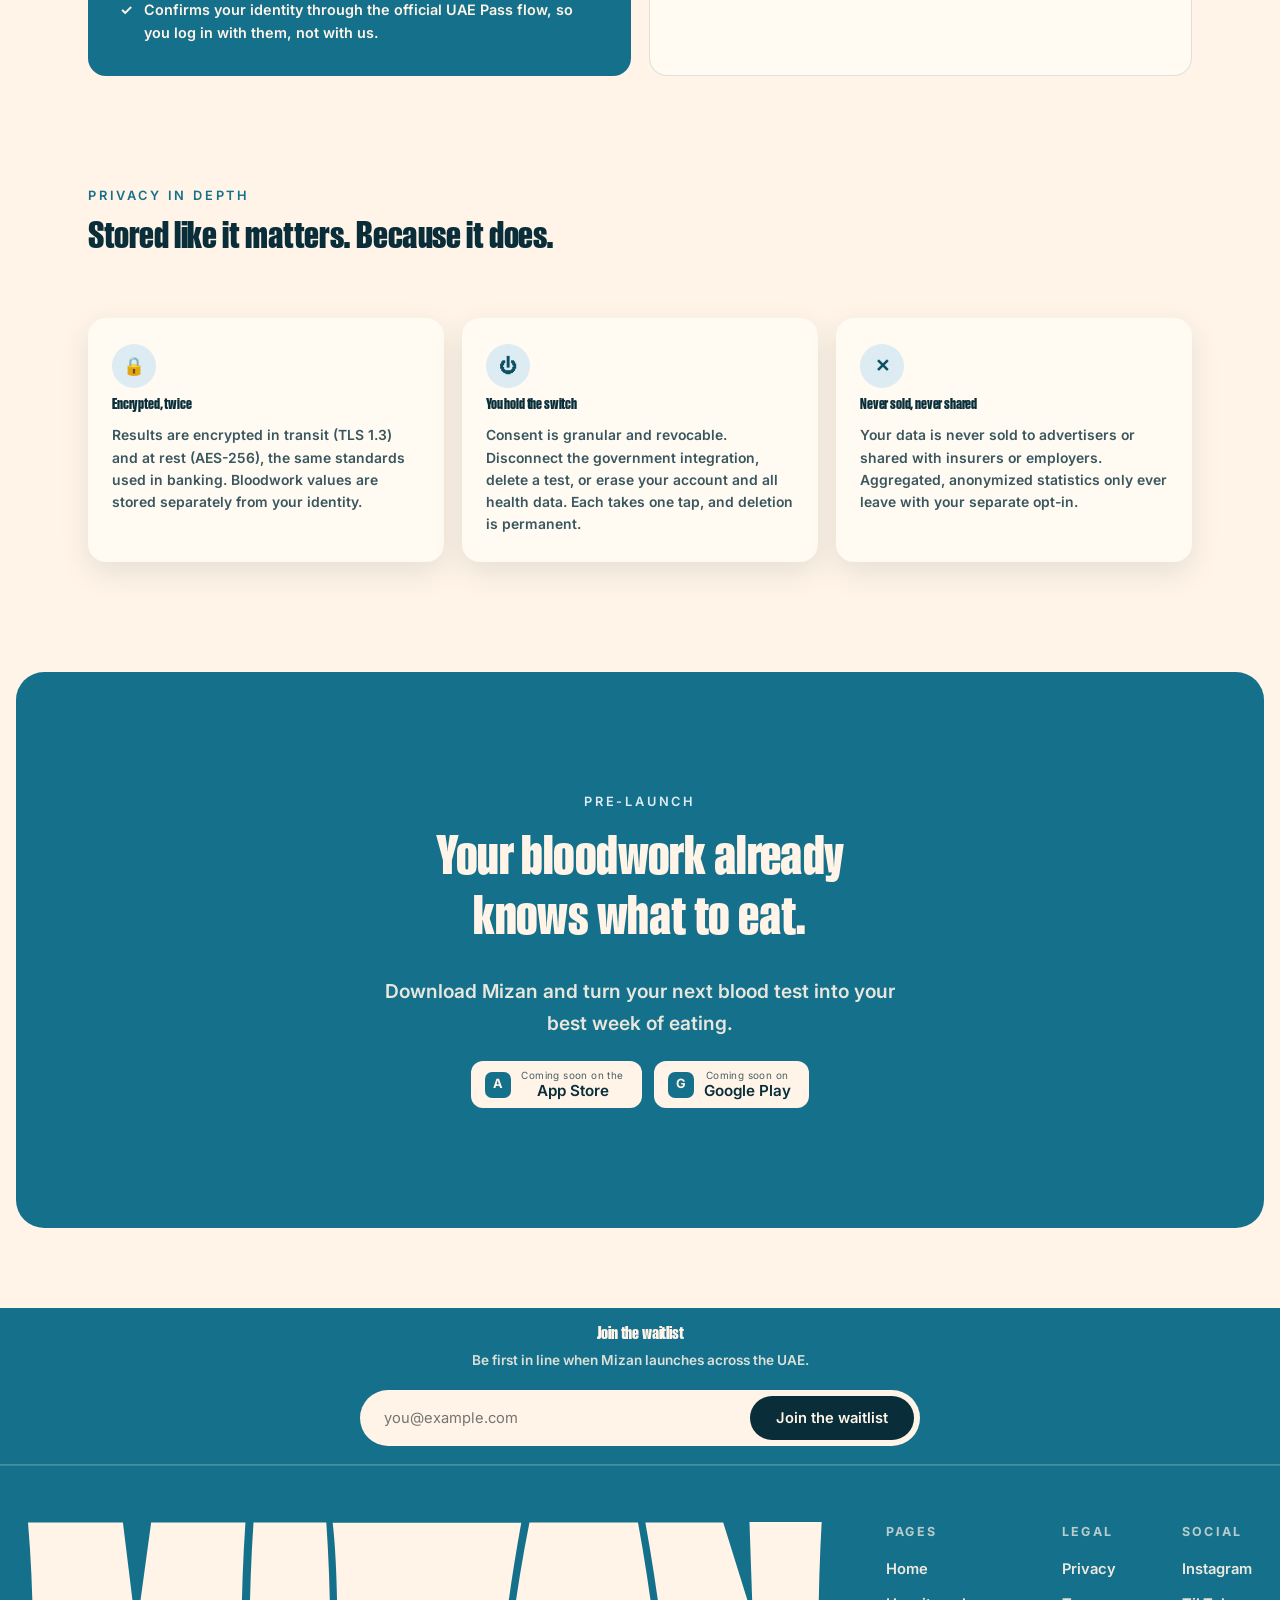
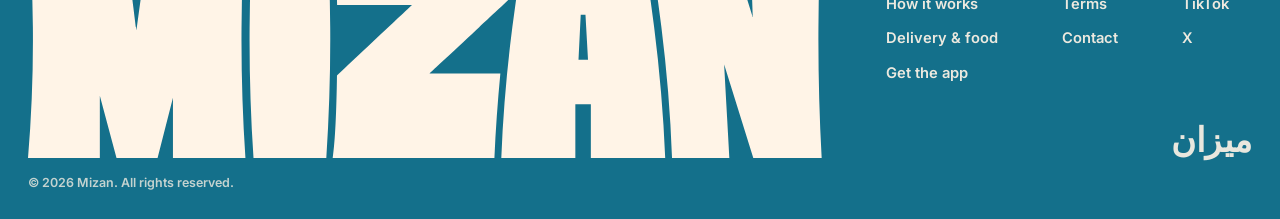
<file: How It Works.html>
<!DOCTYPE html>
<html lang="en">
<head>
<meta charset="UTF-8">
<meta name="viewport" content="width=device-width, initial-scale=1.0">
<title>Mizan | How it works &amp; the science</title>
<link rel="preconnect" href="https://fonts.googleapis.com">
<link rel="preconnect" href="https://fonts.gstatic.com" crossorigin>
<link href="https://fonts.googleapis.com/css2?family=Inter:wght@400;500;600;700&display=swap" rel="stylesheet">
<link rel="stylesheet" href="assets/mizan.css">
<style>
/* Edge-to-edge teal menu strip (matches Home) */
body { --page-inset: clamp(12px, 1.8vw, 22px); }
.nav { background: var(--teal); }
.nav.scrolled { box-shadow: 0 8px 24px rgba(9, 30, 40, 0.25); }
.nav-inner { max-width: none; padding-left: var(--page-inset); padding-right: var(--page-inset); }
.nav-logo { color: var(--cream); }
.nav-links a { color: var(--cream); }
.nav-links a::after { background: var(--cream); }
.nav-cta { background: var(--cream); color: var(--teal-deep); }
.nav-cta:hover { background: var(--cream-card); }
.nav-burger span { background: var(--cream); }
.nav-drawer { background: var(--teal); }
.nav-drawer a { color: var(--cream); border-bottom-color: rgba(255, 244, 231, 0.2); }
/* Page header */
.page-hero { padding: clamp(48px, 8vw, 96px) clamp(24px, 5vw, 72px); display: grid; gap: 18px; }
.page-hero .h-hero { color: var(--cream); max-width: 800px; }
.page-hero .lede { max-width: 560px; opacity: 0.9; }

/* Loop expanded */
.loop-list { display: grid; gap: 18px; counter-reset: loop; }
.loop-item {
  display: grid;
  gap: 18px;
  background: var(--cream-card);
  border-radius: var(--rad-md);
  box-shadow: var(--shadow-card);
  padding: clamp(24px, 4vw, 40px);
  transition: transform 0.25s ease;
}
.loop-item:hover { transform: translateY(-3px); }
.loop-num {
  width: 56px; height: 56px;
  border-radius: 50%;
  background: var(--teal);
  color: var(--cream);
  display: grid;
  place-items: center;
  font-family: var(--display);
  font-size: 1.3rem;
  flex: none;
}
.loop-item h3 { font-size: clamp(1.15rem, 2.6vw, 1.5rem); margin-bottom: 10px; }
.loop-item p { font-size: 0.95rem; opacity: 0.85; max-width: 640px; }
@media (min-width: 760px) {
  .loop-item { grid-template-columns: 56px 1fr; align-items: start; }
}

/* Marker mapping table */
.marker-map { display: grid; gap: 12px; }
.marker-row {
  display: grid;
  gap: 8px;
  background: var(--cream-card);
  border: 1.5px solid rgba(9,46,58,0.1);
  border-radius: var(--rad-sm);
  padding: 18px 22px;
  align-items: center;
}
.marker-row .mk-from { font-weight: 700; font-size: 0.95rem; }
.marker-row .mk-arrow { font-family: var(--display); color: var(--teal); }
.marker-row .mk-to { font-size: 0.88rem; opacity: 0.85; }
@media (min-width: 760px) {
  .marker-row { grid-template-columns: 220px 32px 1fr; }
}

/* Gov integration: do / don't */
.gov-grid { display: grid; gap: 18px; }
@media (min-width: 800px) { .gov-grid { grid-template-columns: 1fr 1fr; } }
.gov-card {
  border-radius: var(--rad-md);
  padding: clamp(22px, 4vw, 32px);
  display: grid;
  gap: 12px;
  align-content: start;
}
.gov-card.does { background: var(--teal); color: var(--cream); }
.gov-card.doesnt { background: var(--cream-card); border: 1.5px solid rgba(9,46,58,0.12); }
.gov-card h3 { font-size: 1.1rem; }
.gov-card ul { list-style: none; margin: 0; padding: 0; display: grid; gap: 11px; font-size: 0.9rem; }
.gov-card ul li { display: flex; gap: 11px; align-items: baseline; }
.gov-card.does ul li::before { content: "✓"; font-weight: 700; flex: none; }
.gov-card.doesnt ul li::before { content: "✕"; font-weight: 700; color: var(--amber); flex: none; }

/* Privacy */
.privacy-grid { display: grid; gap: 18px; }
@media (min-width: 800px) { .privacy-grid { grid-template-columns: repeat(3, 1fr); } }
.privacy-card {
  background: var(--cream-card);
  border-radius: var(--rad-md);
  box-shadow: var(--shadow-card);
  padding: 26px 24px;
  display: grid;
  gap: 10px;
  align-content: start;
}
.privacy-card .pv-mark {
  width: 44px; height: 44px;
  border-radius: 50%;
  background: var(--teal-soft);
  color: var(--teal-deep);
  display: grid;
  place-items: center;
  font-size: 1.1rem;
  font-weight: 700;
}
.privacy-card h3 { font-size: 1rem; }
.privacy-card p { font-size: 0.87rem; opacity: 0.8; }
</style>
</head>
<body data-screen-label="How it works">

<header class="nav">
  <div class="wrap nav-inner">
    <a class="nav-logo" href="Home.html" aria-label="Mizan home" data-logo></a>
    <ul class="nav-links">
      <li><a href="Home.html">Home</a></li>
      <li><a href="How It Works.html" aria-current="page">How it works</a></li>
      <li><a href="Delivery and Food.html">Delivery &amp; food</a></li>
      <li><a href="#download">Get the app</a></li>
    </ul>
    <button class="nav-burger" aria-label="Menu" aria-expanded="false"><span></span><span></span><span></span></button>
  </div>
  <nav class="nav-drawer">
    <a href="Home.html">Home</a>
    <a href="How It Works.html">How it works</a>
    <a href="Delivery and Food.html">Delivery &amp; food</a>
    <a href="#download">Get the app</a>
  </nav>
</header>

<main>

<section class="band teal" style="margin-top: 8px;" data-screen-label="Page hero">
  <div class="page-hero">
    <p class="kicker" style="color: var(--teal-soft);">How it works &amp; the science</p>
    <h1 class="h-hero">No guesswork. Just your numbers, working for you.</h1>
    <p class="lede">How Mizan turns a blood test into daily targets, recommendations, and a meal at your door.</p>
  </div>
</section>

<!-- ============ THE LOOP, EXPANDED ============ -->
<section class="section" data-screen-label="The loop expanded">
  <div class="wrap">
    <div class="section-head rv">
      <p class="kicker">The loop</p>
      <h2 class="h-sect">Four steps, one continuous cycle.</h2>
    </div>
    <div class="loop-list">
      <div class="loop-item rv">
        <span class="loop-num">1</span>
        <div>
          <h3>Connect your bloodwork</h3>
          <p>Link your verified lab results through our secured UAE government integration, or upload results from your clinic. Mizan reads the markers that matter for nutrition, like iron studies, vitamin D, B12, folate and lipids, directly from the source, so there's no typing and no transcription errors. A test from the last 12 months is enough to start.</p>
        </div>
      </div>
      <div class="loop-item rv">
        <span class="loop-num">2</span>
        <div>
          <h3>Get personalized targets</h3>
          <p>Generic guidelines assume an average body. Yours isn't average. Mizan converts each marker into a daily intake target: low ferritin raises your iron goal, low 25(OH)D raises vitamin D, your training load and body composition shape protein. The result is a daily plan of macros and micros that belongs to exactly one person: you.</p>
        </div>
      </div>
      <div class="loop-item rv">
        <span class="loop-num">3</span>
        <div>
          <h3>See live recommendations</h3>
          <p>As you log meals, Mizan tracks what's still missing today and scores real dishes against your shortfall. It doesn't just say "eat more iron". It shows the beef and spinach bowl that closes the gap, and pairs it with vitamin C so your body actually absorbs it. Recommendations update with every meal you eat.</p>
        </div>
      </div>
      <div class="loop-item rv">
        <span class="loop-num">4</span>
        <div>
          <h3>Order delivery</h3>
          <p>Every recommendation is a real dish from our kitchen and partner restaurants, delivered by Mizan across the UAE. Tap to order, and the nutrients are logged automatically when it arrives. The loop closes: your next blood test shows the difference, and your targets adjust again.</p>
        </div>
      </div>
    </div>
  </div>
</section>

<!-- ============ BLOODWORK TO TARGETS ============ -->
<section class="section band tint" style="padding-left: 0; padding-right: 0;" data-screen-label="Bloodwork to targets">
  <div class="wrap">
    <div class="section-head rv">
      <p class="kicker">From bloodwork to targets</p>
      <h2 class="h-sect">How a marker becomes a meal.</h2>
      <p class="lede muted">A few examples of how your results translate into daily goals.</p>
      <span class="placeholder-note">placeholder: exact thresholds under clinical review</span>
    </div>
    <div class="marker-map">
      <div class="marker-row rv">
        <span class="mk-from">Ferritin &amp; haemoglobin</span>
        <span class="mk-arrow">→</span>
        <span class="mk-to">Low ferritin raises your daily iron target and prioritizes heme-iron dishes, paired with vitamin C for absorption.</span>
      </div>
      <div class="marker-row rv">
        <span class="mk-from">25(OH) vitamin D</span>
        <span class="mk-arrow">→</span>
        <span class="mk-to">Below-range vitamin D raises your daily D target and weights oily fish, eggs and fortified foods in your recommendations.</span>
      </div>
      <div class="marker-row rv">
        <span class="mk-from">B12 &amp; folate</span>
        <span class="mk-arrow">→</span>
        <span class="mk-to">Borderline B12, common with plant-forward diets, lifts your B12 goal and surfaces the foods that cover it.</span>
      </div>
      <div class="marker-row rv">
        <span class="mk-from">Lipid profile</span>
        <span class="mk-arrow">→</span>
        <span class="mk-to">Your cholesterol pattern shapes the balance of fats in your plan: more omega-3s, fewer saturated-fat-heavy dishes.</span>
      </div>
      <div class="marker-row rv">
        <span class="mk-from">HbA1c &amp; fasting glucose</span>
        <span class="mk-arrow">→</span>
        <span class="mk-to">Trending glucose markers shift your carbohydrate targets toward higher-fibre, slower-release sources.</span>
      </div>
    </div>
    <p class="rv" style="margin-top: 24px; font-size: 0.85rem; opacity: 0.7; max-width: 640px;">Mizan supports your nutrition decisions. It doesn't diagnose or treat. Out-of-range results always come with a prompt to speak to your doctor.</p>
  </div>
</section>

<!-- ============ UAE GOVERNMENT INTEGRATION ============ -->
<section class="section" data-screen-label="Government integration">
  <div class="wrap">
    <div class="section-head rv">
      <p class="kicker">The UAE government integration</p>
      <h2 class="h-sect">Verified at the source. Limited by design.</h2>
      <p class="lede muted">Mizan connects to the UAE's secured health-data platform so your results arrive verified, exactly as the lab reported them.</p>
      <span class="placeholder-note">placeholder: integration specifics being finalized</span>
    </div>
    <div class="gov-grid">
      <div class="gov-card does rv">
        <h3 class="h-card">What it does</h3>
        <ul>
          <li>Retrieves your lab results, with your explicit consent, each time you ask it to.</li>
          <li>Verifies results came from an accredited UAE laboratory.</li>
          <li>Confirms your identity through the official UAE Pass flow, so you log in with them, not with us.</li>
        </ul>
      </div>
      <div class="gov-card doesnt rv rv-d1">
        <h3 class="h-card">What it never accesses</h3>
        <ul>
          <li>Your medical history, diagnoses, prescriptions or visit notes.</li>
          <li>Your Emirates ID credentials. We never see your login.</li>
          <li>Anything without a fresh, revocable consent from you.</li>
        </ul>
      </div>
    </div>
  </div>
</section>

<!-- ============ PRIVACY IN DEPTH ============ -->
<section class="section" style="padding-top: 0;" data-screen-label="Privacy in depth">
  <div class="wrap">
    <div class="section-head rv">
      <p class="kicker">Privacy in depth</p>
      <h2 class="h-sect">Stored like it matters. Because it does.</h2>
    </div>
    <div class="privacy-grid">
      <div class="privacy-card rv">
        <span class="pv-mark">🔒</span>
        <h3>Encrypted, twice</h3>
        <p>Results are encrypted in transit (TLS 1.3) and at rest (AES-256), the same standards used in banking. Bloodwork values are stored separately from your identity.</p>
      </div>
      <div class="privacy-card rv rv-d1">
        <span class="pv-mark">⏻</span>
        <h3>You hold the switch</h3>
        <p>Consent is granular and revocable. Disconnect the government integration, delete a test, or erase your account and all health data. Each takes one tap, and deletion is permanent.</p>
      </div>
      <div class="privacy-card rv rv-d2">
        <span class="pv-mark">✕</span>
        <h3>Never sold, never shared</h3>
        <p>Your data is never sold to advertisers or shared with insurers or employers. Aggregated, anonymized statistics only ever leave with your separate opt-in.</p>
      </div>
    </div>
  </div>
</section>

<!-- ============ FINAL CTA ============ -->
<section class="band teal" id="download" data-screen-label="Download CTA">
  <div class="cta-final">
    <p class="kicker" style="color: var(--teal-soft);">Pre-launch</p>
    <h2 class="h-band" style="max-width: 720px;">Your bloodwork already knows what to eat.</h2>
    <p class="lede" style="opacity: 0.9; max-width: 520px;">Download Mizan and turn your next blood test into your best week of eating.</p>
    <div class="badges">
      <a class="badge-store on-teal" href="#download"><span class="glyph">A</span><span><small>Coming soon on the</small><strong>App Store</strong></span></a>
      <a class="badge-store on-teal" href="#download"><span class="glyph">G</span><span><small>Coming soon on</small><strong>Google Play</strong></span></a>
    </div>
  </div>
</section>

</main>

<footer class="footer">
  <div class="wrap footer-waitlist">
    <div class="fw-copy">
      <h3>Join the waitlist</h3>
      <p>Be first in line when Mizan launches across the UAE.</p>
    </div>
    <form class="waitlist-form">
      <input type="email" placeholder="you@example.com" aria-label="Email" required>
      <button type="submit">Join the waitlist</button>
    </form>
  </div>
  <div class="wrap footer-main">
    <a class="footer-logo" href="Home.html" aria-label="Mizan home" data-logo></a>
    <div class="footer-right">
    <div class="footer-cols">
      <div class="footer-col">
        <h4>Pages</h4>
        <ul>
          <li><a href="Home.html">Home</a></li>
          <li><a href="How It Works.html">How it works</a></li>
          <li><a href="Delivery and Food.html">Delivery &amp; food</a></li>
          <li><a href="#download">Get the app</a></li>
        </ul>
      </div>
      <div class="footer-col">
        <h4>Legal</h4>
        <ul>
          <li><a href="#privacy">Privacy</a></li>
          <li><a href="#terms">Terms</a></li>
          <li><a href="#contact">Contact</a></li>
        </ul>
      </div>
      <div class="footer-col">
        <h4>Social</h4>
        <ul>
          <li><a href="#instagram">Instagram</a></li>
          <li><a href="#tiktok">TikTok</a></li>
          <li><a href="#x">X</a></li>
        </ul>
      </div>
    </div>
    <span class="footer-ar">ميزان</span>
    </div>
  </div>
  <div class="wrap footer-meta">
    <span>© 2026 Mizan. All rights reserved.</span>
  </div>
</footer>

<script src="assets/shared.js"></script>
</body>
</html>
</file>
<file: assets/mizan.css>
/* ============================================================
   MIZAN — shared styles
   Adapted from the "Boldly" reference layout:
   chunky display type, cream canvas, rounded full-bleed bands,
   floating cards, giant footer wordmark — recolored to
   teal #14708b on cream #fff4e7.
   Type: Archivo Black (display) + Poppins (body).
   ============================================================ */

@font-face {
  font-family: "Smart Sans Std";
  src: url("../uploads/Smart Sans Std Light.otf") format("opentype");
  font-weight: 300;
  font-display: swap;
}
@font-face {
  font-family: "Smart Sans Std";
  src: url("../uploads/Smart Sans Std Medium.otf") format("opentype");
  font-weight: 500;
  font-display: swap;
}
@font-face {
  font-family: "Smart Sans Std";
  src: url("../uploads/Smart Sans Std Bold.otf") format("opentype");
  font-weight: 700;
  font-display: swap;
}

:root {
  --teal: #14708b;
  --teal-deep: #0d4f63;
  --teal-ink: #092e3a;
  --teal-soft: #dcecf2;
  --cream: #fff4e7;
  --cream-card: #fffaf2;
  --cream-tint: #f9e9d4;
  --amber: #c2741c;
  --amber-soft: #fbe9cf;
  --green: #2e7d4f;

  --display: "Smart Sans Std", "Arial Black", sans-serif;
  --body: "Inter", "Helvetica Neue", sans-serif;

  --rad-lg: 28px;
  --rad-md: 18px;
  --rad-sm: 12px;
  --gutter: clamp(16px, 4vw, 48px);
  --shadow-card: 0 10px 30px rgba(9, 46, 58, 0.10);
  --shadow-pop: 0 18px 50px rgba(9, 46, 58, 0.18);
}

* { box-sizing: border-box; }
html { scroll-behavior: smooth; }

body {
  margin: 0;
  background: var(--cream);
  color: var(--teal-ink);
  font-family: var(--body);
  font-size: 16px;
  font-weight: 600;
  line-height: 1.6;
  -webkit-font-smoothing: antialiased;
  overflow-x: hidden;
}

h1, h2, h3, .display {
  font-family: var(--display);
  font-weight: 700;
  line-height: 1.04;
  letter-spacing: -0.01em;
  margin: 0;
  text-wrap: balance;
}

p { margin: 0; text-wrap: pretty; }

/* Elements set in the display face stay bold even though body weight is 600 */
.step-num, .loop-num, .dl-num, .tier-name, .tier-price, .dring-pct,
.mk-arrow, .step-arrow, .faq summary::after { font-weight: 700; }
a { color: inherit; }
button { font-family: var(--body); cursor: pointer; }

.wrap { max-width: 1200px; margin: 0 auto; padding-left: var(--gutter); padding-right: var(--gutter); }

/* ---------- Type scale ---------- */
.h-hero  { font-size: clamp(2.1rem, 6.4vw, 4.6rem); }
.h-band  { font-size: clamp(1.9rem, 5.2vw, 3.6rem); }
.h-sect  { font-size: clamp(1.5rem, 4vw, 2.5rem); }
.h-card  { font-size: clamp(1.1rem, 2.6vw, 1.45rem); }
.kicker {
  font-family: var(--body);
  font-weight: 600;
  font-size: 0.8rem;
  letter-spacing: 0.22em;
  text-transform: uppercase;
  color: var(--teal);
}
.lede { font-size: clamp(1rem, 2.2vw, 1.2rem); line-height: 1.65; }
.muted { opacity: 0.78; }

/* ---------- Nav ---------- */
.nav {
  position: sticky;
  top: 0;
  z-index: 60;
  background: color-mix(in oklab, var(--cream) 88%, transparent);
  backdrop-filter: blur(12px);
  -webkit-backdrop-filter: blur(12px);
  transition: box-shadow 0.3s ease;
}
.nav.scrolled { box-shadow: 0 1px 0 rgba(9,46,58,0.08), 0 8px 24px rgba(9,46,58,0.05); }
.nav-inner {
  display: flex;
  align-items: center;
  justify-content: space-between;
  gap: 16px;
  padding-top: 8px;
  padding-bottom: 8px;
}
.nav-logo { display: inline-flex; align-items: center; color: var(--teal); text-decoration: none; }
.nav-logo svg { height: 26px; width: auto; display: block; }
.nav-links { display: none; align-items: center; gap: 28px; list-style: none; margin: 0; padding: 0; }
.nav-links a {
  text-decoration: none;
  font-weight: 500;
  font-size: 0.92rem;
  color: var(--teal-ink);
  position: relative;
}
.nav-links a::after {
  content: "";
  position: absolute;
  left: 0; right: 100%; bottom: -4px;
  height: 2px;
  background: var(--teal);
  transition: right 0.25s ease;
}
.nav-links a:hover::after, .nav-links a[aria-current="page"]::after { right: 0; }
.nav-cta {
  display: none;
  background: var(--teal);
  color: var(--cream);
  border: none;
  border-radius: 999px;
  padding: 10px 20px;
  font-weight: 600;
  font-size: 0.9rem;
  text-decoration: none;
  transition: transform 0.2s ease, background 0.2s ease;
}
.nav-cta:hover { background: var(--teal-deep); transform: translateY(-1px); }
.nav-burger {
  display: inline-flex;
  flex-direction: column;
  justify-content: center;
  gap: 5px;
  width: 44px; height: 44px;
  padding: 10px;
  background: none;
  border: none;
}
.nav-burger span { display: block; height: 2.5px; border-radius: 2px; background: var(--teal-ink); transition: transform 0.25s ease, opacity 0.25s ease; }
.nav-burger[aria-expanded="true"] span:nth-child(1) { transform: translateY(7.5px) rotate(45deg); }
.nav-burger[aria-expanded="true"] span:nth-child(2) { opacity: 0; }
.nav-burger[aria-expanded="true"] span:nth-child(3) { transform: translateY(-7.5px) rotate(-45deg); }
.nav-drawer {
  display: none;
  flex-direction: column;
  gap: 4px;
  padding: 8px var(--gutter) 20px;
}
.nav-drawer.open { display: flex; }
.nav-drawer a {
  text-decoration: none;
  font-weight: 600;
  font-size: 1.05rem;
  padding: 12px 0;
  border-bottom: 1px solid rgba(9,46,58,0.08);
}
@media (min-width: 860px) {
  .nav-links { display: flex; }
  .nav-cta { display: inline-block; }
  .nav-burger { display: none; }
  .nav-drawer { display: none !important; }
}

/* ---------- Buttons & badges ---------- */
.badges { display: flex; flex-wrap: wrap; gap: 12px; }
.badge-store {
  display: inline-flex;
  align-items: center;
  gap: 10px;
  background: var(--teal-ink);
  color: var(--cream);
  text-decoration: none;
  border-radius: 12px;
  padding: 9px 18px 9px 14px;
  line-height: 1.15;
  transition: transform 0.2s ease, box-shadow 0.2s ease;
}
.badge-store:hover { transform: translateY(-2px); box-shadow: var(--shadow-card); }
.badge-store .glyph {
  width: 26px; height: 26px;
  border-radius: 7px;
  background: var(--cream);
  color: var(--teal-ink);
  display: grid;
  place-items: center;
  font-weight: 700;
  font-size: 0.8rem;
  flex: none;
}
.badge-store small { display: block; font-size: 0.62rem; font-weight: 400; opacity: 0.75; letter-spacing: 0.04em; }
.badge-store strong { display: block; font-size: 0.95rem; font-weight: 600; }
.badge-store.on-teal { background: var(--cream); color: var(--teal-ink); }
.badge-store.on-teal .glyph { background: var(--teal); color: var(--cream); }

.btn-ghost {
  display: inline-flex;
  align-items: center;
  gap: 8px;
  background: var(--teal);
  color: var(--cream);
  border: none;
  border-radius: 999px;
  padding: 13px 26px;
  font-weight: 600;
  font-size: 0.95rem;
  text-decoration: none;
  transition: background 0.2s ease, color 0.2s ease, box-shadow 0.2s ease;
}
.btn-ghost:hover { background: var(--cream); color: var(--teal); box-shadow: inset 0 0 0 2px var(--teal); }

.btn-pill {
  display: inline-flex;
  align-items: center;
  gap: 8px;
  background: var(--cream);
  color: var(--teal-ink);
  border: none;
  border-radius: 999px;
  padding: 13px 26px;
  font-weight: 600;
  font-size: 0.95rem;
  text-decoration: none;
  transition: transform 0.2s ease, box-shadow 0.2s ease;
}
.btn-pill:hover { transform: translateY(-2px); box-shadow: var(--shadow-card); }
.btn-pill.teal { background: var(--teal); color: var(--cream); }
.btn-pill.teal:hover { background: var(--teal-deep); }

/* ---------- Section scaffolding ---------- */
.section { padding: clamp(56px, 9vw, 110px) 0; }
.section-head { max-width: 720px; display: grid; gap: 14px; margin-bottom: clamp(28px, 5vw, 56px); }

/* Full-bleed rounded band (Boldly hero pattern) */
.band {
  margin: 0 clamp(8px, 1.6vw, 16px);
  border-radius: var(--rad-lg);
  overflow: hidden;
  position: relative;
}
.band.teal { background: var(--teal); color: var(--cream); }
.band.ink { background: var(--teal-ink); color: var(--cream); }
.band.tint { background: var(--cream-tint); }

/* ---------- Scroll reveal ---------- */
@media (prefers-reduced-motion: no-preference) {
  .rv { opacity: 0; transform: translateY(26px); transition: opacity 0.7s ease, transform 0.7s cubic-bezier(0.2, 0.7, 0.2, 1); }
  .rv.in { opacity: 1; transform: none; }
  .rv-d1 { transition-delay: 0.08s; }
  .rv-d2 { transition-delay: 0.16s; }
  .rv-d3 { transition-delay: 0.24s; }
  .rv-d4 { transition-delay: 0.32s; }
}

/* ---------- Marquee ---------- */
.marquee {
  overflow: hidden;
  padding: 14px 0;
  border-top: 1.5px solid rgba(9,46,58,0.12);
  border-bottom: 1.5px solid rgba(9,46,58,0.12);
  background: var(--cream);
}
.marquee-track {
  display: flex;
  gap: 14px;
  width: max-content;
}
@media (prefers-reduced-motion: no-preference) {
  .marquee-track { animation: marquee 36s linear infinite; }
}
@keyframes marquee { to { transform: translateX(-50%); } }
.chip {
  flex: none;
  display: inline-flex;
  align-items: center;
  gap: 8px;
  border: 1.5px solid var(--teal);
  color: var(--teal);
  border-radius: 999px;
  padding: 7px 16px;
  font-weight: 600;
  font-size: 0.85rem;
  white-space: nowrap;
}
.chip .dot { width: 8px; height: 8px; border-radius: 50%; background: var(--teal); }

/* ---------- Cards ---------- */
.card {
  background: var(--cream-card);
  border-radius: var(--rad-md);
  box-shadow: var(--shadow-card);
  transition: transform 0.25s ease, box-shadow 0.25s ease;
}
.card:hover { transform: translateY(-4px); box-shadow: var(--shadow-pop); }

/* Meal card (Boldly recipe-card pattern) */
.meal-card {
  border-radius: var(--rad-md);
  overflow: hidden;
  display: flex;
  flex-direction: column;
  background: var(--teal);
  color: var(--cream);
  transition: transform 0.25s ease, box-shadow 0.25s ease;
}
.meal-card:hover { transform: translateY(-5px); box-shadow: var(--shadow-pop); }
.meal-card.alt { background: var(--cream-tint); color: var(--teal-ink); }
.meal-card .meal-art { padding: 18px 18px 0; }
.meal-card .meal-art image-slot { width: 100%; height: 190px; display: block; }
.meal-card .meal-body { padding: 18px 20px 22px; display: grid; gap: 10px; }
.meal-card .meal-body p { font-size: 0.86rem; line-height: 1.55; opacity: 0.92; }
.meal-tags { display: flex; flex-wrap: wrap; gap: 8px; margin-top: 4px; }
.meal-tag {
  font-size: 0.72rem;
  font-weight: 600;
  border-radius: 999px;
  padding: 4px 11px;
  background: rgba(255, 244, 231, 0.16);
  border: 1px solid rgba(255, 244, 231, 0.35);
}
.meal-card.alt .meal-tag { background: rgba(20, 112, 139, 0.08); border-color: rgba(20, 112, 139, 0.3); color: var(--teal-deep); }

/* ---------- Accordion ---------- */
.faq { display: grid; gap: 10px; }
.faq details {
  background: var(--cream-card);
  border: 1.5px solid rgba(9,46,58,0.1);
  border-radius: var(--rad-sm);
  padding: 0 20px;
  transition: border-color 0.2s ease;
}
.faq details[open] { border-color: var(--teal); }
.faq summary {
  list-style: none;
  cursor: pointer;
  font-weight: 600;
  font-size: 0.95rem;
  padding: 16px 0;
  display: flex;
  justify-content: space-between;
  align-items: center;
  gap: 16px;
}
.faq summary::-webkit-details-marker { display: none; }
.faq summary::after {
  content: "+";
  font-family: var(--display);
  font-size: 1.1rem;
  color: var(--teal);
  transition: transform 0.25s ease;
  flex: none;
}
.faq details[open] summary::after { transform: rotate(45deg); }
.faq .faq-a { padding: 0 0 18px; font-size: 0.9rem; opacity: 0.85; }

/* ---------- Placeholder blocks (striped) ---------- */
.ph {
  border-radius: var(--rad-sm);
  background: repeating-linear-gradient(-45deg, rgba(20,112,139,0.07) 0 12px, rgba(20,112,139,0.13) 12px 24px);
  border: 1.5px dashed rgba(20,112,139,0.4);
  display: grid;
  place-items: center;
  text-align: center;
  padding: 16px;
}
.ph code {
  font-family: ui-monospace, "SF Mono", Menlo, monospace;
  font-size: 0.74rem;
  color: var(--teal-deep);
  background: var(--cream);
  border-radius: 6px;
  padding: 4px 10px;
}

.placeholder-note {
  display: inline-flex;
  align-items: center;
  gap: 8px;
  font-family: ui-monospace, "SF Mono", Menlo, monospace;
  font-size: 0.72rem;
  color: var(--amber);
  background: var(--amber-soft);
  border-radius: 8px;
  padding: 5px 12px;
}

/* ---------- Final CTA + footer ---------- */
.cta-final { text-align: center; display: grid; justify-items: center; gap: 22px; padding: clamp(64px, 10vw, 120px) var(--gutter); }
.cta-final .badges { justify-content: center; }

.footer { background: var(--teal); color: var(--cream); margin-top: clamp(40px, 7vw, 80px); overflow: hidden; }
.footer .wrap { max-width: none; padding-left: clamp(16px, 2.2vw, 32px); padding-right: clamp(16px, 2.2vw, 32px); }
.footer-waitlist {
  display: grid;
  gap: 18px;
  justify-items: center;
  text-align: center;
  padding: clamp(10px, 1.4vw, 18px) 0;
  border-bottom: 1px solid rgba(255, 244, 231, 0.22);
}
.fw-copy { display: grid; gap: 0; }
.fw-copy p { font-size: 0.85rem; opacity: 0.85; margin-top: 5px; }
.waitlist-form {
  display: flex;
  align-items: center;
  gap: 8px;
  width: min(100%, 560px);
  background: var(--cream);
  border-radius: 999px;
  padding: 6px 6px 6px 24px;
}
.waitlist-form:focus-within { outline: 3px solid rgba(255, 244, 231, 0.45); }
.waitlist-form input {
  flex: 1 1 auto;
  min-width: 0;
  min-height: 44px;
  border: none;
  background: transparent;
  padding: 0;
  font-family: var(--body);
  font-size: 0.92rem;
  color: var(--teal-ink);
}
.waitlist-form input:focus { outline: none; }
.waitlist-form button {
  flex: none;
  min-height: 44px;
  border: none;
  border-radius: 999px;
  padding: 0 26px;
  background: var(--teal-ink);
  color: var(--cream);
  font-weight: 600;
  font-size: 0.92rem;
  transition: transform 0.2s ease;
}
.waitlist-form button:hover { transform: translateY(-2px); }
.waitlist-done { font-weight: 600; font-size: 0.95rem; }
.footer-main {
  display: grid;
  gap: clamp(32px, 5vw, 64px);
  align-items: start;
  padding: clamp(32px, 5vw, 56px) 0 0;
  border-top: 1px solid rgba(255, 244, 231, 0.18);
}
@media (min-width: 860px) {
  .footer-main { grid-template-columns: minmax(0, 1.5fr) auto; }
}
.footer-logo { color: var(--cream); display: block; min-width: 0; }
.footer-logo svg { width: 100%; height: auto; display: block; }
.footer-cols { display: flex; flex-wrap: wrap; gap: clamp(28px, 5vw, 64px); justify-content: flex-start; }
@media (min-width: 860px) { .footer-cols { justify-content: flex-end; } }
.footer-right {
  display: flex;
  flex-direction: column;
  justify-content: space-between;
  align-items: flex-start;
  align-self: stretch;
  gap: 28px;
}
@media (min-width: 860px) { .footer-right { align-items: flex-end; } }
.footer-col h4 {
  font-family: var(--body);
  font-size: 0.78rem;
  font-weight: 700;
  letter-spacing: 0.18em;
  text-transform: uppercase;
  margin: 0 0 14px;
  opacity: 0.7;
}
.footer-col ul { list-style: none; margin: 0; padding: 0; display: grid; gap: 9px; }
.footer-col a { color: var(--cream); text-decoration: none; font-size: 0.92rem; opacity: 0.92; }
.footer-col a:hover { text-decoration: underline; text-underline-offset: 3px; }
.footer-meta {
  display: flex;
  flex-wrap: wrap;
  gap: 12px 24px;
  justify-content: space-between;
  padding: 6px 0 26px;
  font-size: 0.78rem;
  opacity: 0.75;
}
.footer-ar { font-size: 2.1rem; font-weight: 600; opacity: 0.9; }

/* ---------- Utility grids ---------- */
.grid-3 { display: grid; gap: 20px; }
@media (min-width: 720px) { .grid-3 { grid-template-columns: repeat(3, 1fr); } }
.grid-2 { display: grid; gap: 20px; }
@media (min-width: 800px) { .grid-2 { grid-template-columns: repeat(2, 1fr); } }
</file>
<file: assets/demo.css>
/* MIZAN — interactive demo styles */

.demo-head { display: grid; gap: 10px; margin-bottom: 26px; }
.demo-head .h-sect { max-width: 18em; }

.demo-shell {
  background: var(--teal-soft);
  border-radius: var(--rad-lg);
  padding: clamp(18px, 3.5vw, 36px);
  display: grid;
  gap: 18px;
  position: relative;
  overflow: hidden;
}

.demo-top {
  display: flex;
  align-items: center;
  justify-content: space-between;
  gap: 12px;
}
.demo-dots { display: flex; gap: 7px; }
.demo-dots i {
  width: 9px; height: 9px;
  border-radius: 50%;
  background: rgba(20, 112, 139, 0.25);
  transition: background 0.3s ease, transform 0.3s ease;
}
.demo-dots i.on { background: var(--teal); transform: scale(1.25); }
.demo-back {
  background: none;
  border: none;
  color: var(--teal-deep);
  font-weight: 600;
  font-size: 0.85rem;
  padding: 8px 10px;
  border-radius: 8px;
  visibility: hidden;
}
.demo-back.show { visibility: visible; }
.demo-back:hover { background: rgba(20, 112, 139, 0.1); }
.demo-tag {
  font-family: ui-monospace, "SF Mono", Menlo, monospace;
  font-size: 0.7rem;
  color: var(--teal-deep);
  background: rgba(255, 244, 231, 0.7);
  border-radius: 999px;
  padding: 5px 13px;
  font-weight: 600;
}

.demo-stage { min-height: 380px; display: grid; }
.demo-step {
  grid-area: 1 / 1;
  display: grid;
  gap: 20px;
  align-content: start;
}
@media (prefers-reduced-motion: no-preference) {
  .demo-step { animation: demo-step-in 0.45s cubic-bezier(0.2, 0.7, 0.2, 1) both; }
  @keyframes demo-step-in { from { opacity: 0; transform: translateY(18px); } }
}

.demo-q { display: grid; gap: 6px; }
.demo-q h3 { font-size: clamp(1.2rem, 3vw, 1.7rem); }
.demo-q p { font-size: 0.92rem; opacity: 0.8; max-width: 540px; }

/* Step 1: profiles */
.demo-profiles { display: grid; gap: 12px; }
@media (min-width: 700px) { .demo-profiles { grid-template-columns: repeat(3, 1fr); } }
.demo-profile {
  background: var(--cream);
  border: 2px solid transparent;
  border-radius: var(--rad-md);
  padding: 22px 20px;
  text-align: left;
  display: grid;
  gap: 8px;
  font-family: var(--body);
  color: var(--teal-ink);
  transition: transform 0.2s ease, border-color 0.2s ease, box-shadow 0.2s ease;
  min-height: 44px;
}
.demo-profile:hover { transform: translateY(-3px); border-color: var(--teal); box-shadow: var(--shadow-card); }
.demo-profile .dp-emoji {
  width: 44px; height: 44px;
  border-radius: 50%;
  background: var(--teal-soft);
  display: grid;
  place-items: center;
  font-size: 1.2rem;
}
.demo-profile strong { font-size: 1rem; }
.demo-profile span { font-size: 0.8rem; opacity: 0.7; }
.demo-profile .dp-go { color: var(--teal); font-weight: 700; font-size: 0.85rem; }

/* Step 2: dashboard */
.demo-dash {
  background: var(--cream);
  border-radius: var(--rad-md);
  padding: clamp(18px, 3vw, 28px);
  display: grid;
  gap: 16px;
}
.demo-dash-head { display: flex; justify-content: space-between; align-items: baseline; gap: 12px; flex-wrap: wrap; }
.demo-dash-head strong { font-size: 1rem; }
.demo-dash-head span { font-size: 0.74rem; opacity: 0.6; }
.demo-targets { display: grid; gap: 10px; }
.demo-target {
  display: grid;
  grid-template-columns: minmax(76px, 110px) 1fr auto;
  gap: 12px;
  align-items: center;
  font-size: 0.82rem;
  font-weight: 600;
}
.demo-target .dt-bar { height: 9px; border-radius: 99px; background: rgba(20, 112, 139, 0.13); overflow: hidden; }
.demo-target .dt-bar i {
  display: block; height: 100%;
  border-radius: 99px;
  background: var(--teal);
  width: 0;
  transition: width 1.1s cubic-bezier(0.3, 0, 0.2, 1);
}
.demo-target.warn .dt-bar i { background: var(--amber); }
.demo-target .dt-val { font-size: 0.78rem; opacity: 0.85; white-space: nowrap; }
.demo-flag {
  display: inline-flex;
  align-items: center;
  gap: 7px;
  background: var(--amber-soft);
  color: var(--amber);
  font-size: 0.78rem;
  font-weight: 700;
  border-radius: 999px;
  padding: 6px 14px;
  width: fit-content;
}
@media (prefers-reduced-motion: no-preference) {
  .demo-flag { animation: flag-pop 0.5s cubic-bezier(0.3, 1.4, 0.5, 1) 1s both; }
  @keyframes flag-pop { from { opacity: 0; transform: scale(0.7); } }
  .demo-flag.f2 { animation-delay: 1.25s; }
}

/* Step 3 + 5: rings */
.demo-rings {
  background: var(--cream);
  border-radius: var(--rad-md);
  padding: clamp(18px, 3vw, 28px);
  display: grid;
  gap: 8px;
}
.demo-rings-row { display: flex; justify-content: space-around; flex-wrap: wrap; gap: 12px; }
.dring { display: grid; justify-items: center; gap: 6px; position: relative; }
.dring svg { width: clamp(86px, 14vw, 116px); height: clamp(86px, 14vw, 116px); transform: rotate(-90deg); }
.dring .track { fill: none; stroke: rgba(20, 112, 139, 0.13); stroke-width: 8; }
.dring .fill {
  fill: none;
  stroke: var(--teal);
  stroke-width: 8;
  stroke-linecap: round;
  stroke-dasharray: 151;
  stroke-dashoffset: 151;
  transition: stroke-dashoffset 1.3s cubic-bezier(0.3, 0, 0.2, 1), stroke 0.5s ease;
}
.dring.warn .fill { stroke: var(--amber); }
.dring .dring-pct {
  position: absolute;
  top: clamp(30px, 5vw, 44px);
  font-family: var(--display);
  font-size: clamp(0.85rem, 2vw, 1.05rem);
  color: var(--teal-ink);
  transition: color 0.5s ease;
}
.dring label { font-size: 0.76rem; font-weight: 600; opacity: 0.75; }
.dring .dring-need { font-size: 0.68rem; color: var(--amber); font-weight: 700; }
.dring .dring-need.ok { color: var(--green); }

/* Step 4: meals */
.demo-meals { display: grid; gap: 12px; }
@media (min-width: 760px) { .demo-meals { grid-template-columns: repeat(3, 1fr); } }
.demo-meal {
  background: var(--cream);
  border: 2px solid transparent;
  border-radius: var(--rad-md);
  padding: 18px;
  text-align: left;
  display: grid;
  gap: 10px;
  align-content: start;
  font-family: var(--body);
  color: var(--teal-ink);
  transition: transform 0.2s ease, border-color 0.2s ease, box-shadow 0.2s ease;
}
.demo-meal:hover { transform: translateY(-3px); border-color: var(--teal); box-shadow: var(--shadow-card); }
.demo-meal .dm-art {
  height: 86px;
  border-radius: 10px;
  background: repeating-linear-gradient(-45deg, rgba(20,112,139,0.08) 0 10px, rgba(20,112,139,0.15) 10px 20px);
  display: grid;
  place-items: center;
}
.demo-meal .dm-art code { font-family: ui-monospace, Menlo, monospace; font-size: 0.66rem; color: var(--teal-deep); }
.demo-meal strong { font-size: 0.95rem; line-height: 1.3; }
.demo-meal .dm-why { font-size: 0.8rem; opacity: 0.8; line-height: 1.5; }
.demo-meal .dm-boost { display: flex; flex-wrap: wrap; gap: 6px; }
.demo-meal .dm-boost span {
  font-size: 0.68rem;
  font-weight: 700;
  color: var(--teal-deep);
  background: var(--teal-soft);
  border-radius: 999px;
  padding: 3px 10px;
}
.demo-meal .dm-tap { color: var(--teal); font-weight: 700; font-size: 0.82rem; }

/* Step 5: payoff */
.demo-payoff { text-align: center; display: grid; gap: 10px; justify-items: center; }
.demo-payoff .h-card { font-size: clamp(1.15rem, 3vw, 1.5rem); }
.demo-payoff p { font-size: 0.9rem; opacity: 0.8; max-width: 480px; }
.demo-cta {
  background: var(--teal);
  color: var(--cream);
  border-radius: var(--rad-md);
  padding: clamp(22px, 4vw, 32px);
  display: grid;
  gap: 14px;
  justify-items: center;
  text-align: center;
}
.demo-cta .h-card { color: var(--cream); }
.demo-cta p { font-size: 0.88rem; opacity: 0.9; max-width: 440px; }
.demo-email { display: flex; gap: 8px; flex-wrap: wrap; justify-content: center; width: 100%; max-width: 440px; }
.demo-email input {
  flex: 1 1 220px;
  min-height: 46px;
  border: none;
  border-radius: 999px;
  padding: 0 20px;
  font-family: var(--body);
  font-size: 0.9rem;
  color: var(--teal-ink);
  background: var(--cream);
}
.demo-email input:focus { outline: 3px solid rgba(255, 244, 231, 0.5); }
.demo-email button {
  min-height: 46px;
  border: none;
  border-radius: 999px;
  padding: 0 24px;
  background: var(--teal-ink);
  color: var(--cream);
  font-weight: 600;
  font-size: 0.9rem;
  transition: transform 0.2s ease;
}
.demo-email button:hover { transform: translateY(-2px); }
.demo-email-done { font-weight: 600; font-size: 0.92rem; }

.demo-next {
  justify-self: start;
  background: var(--teal);
  color: var(--cream);
  border: none;
  border-radius: 999px;
  padding: 13px 28px;
  font-weight: 600;
  font-size: 0.95rem;
  transition: transform 0.2s ease, background 0.2s ease;
  min-height: 46px;
}
.demo-next:hover { background: var(--teal-deep); transform: translateY(-2px); }
</file>
